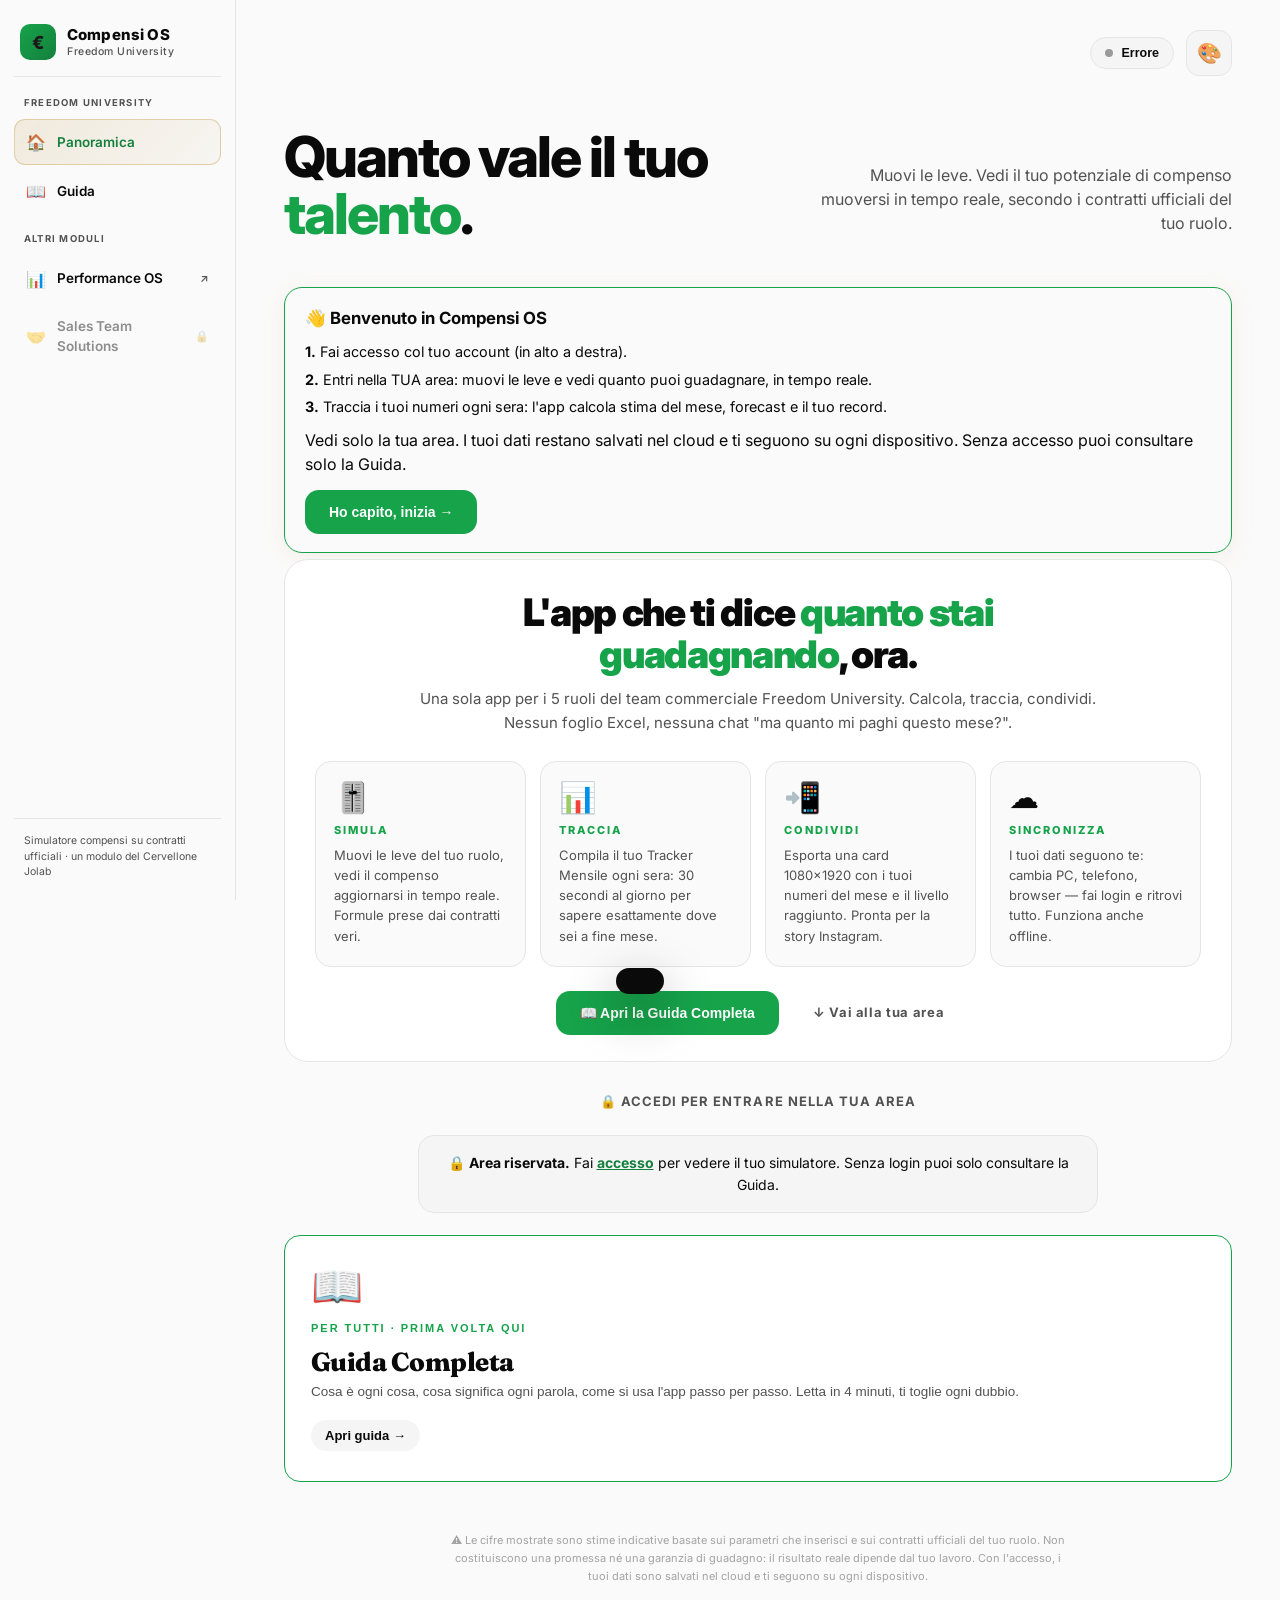
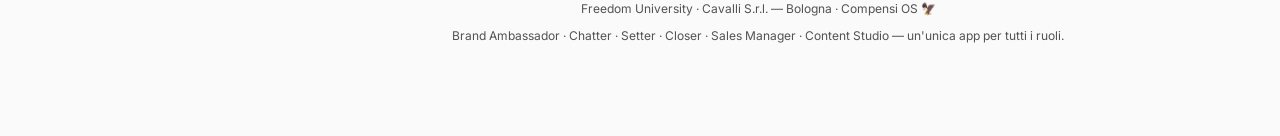
<file: index.html>
<!DOCTYPE html>
<html lang="it" data-theme="light">
<head>
<meta charset="UTF-8" />
<meta name="viewport" content="width=device-width, initial-scale=1.0, viewport-fit=cover" />
<title>Compensi OS · Freedom University — simulatore compensi 5 ruoli</title>
<meta name="description" content="Compensi OS — Freedom University: simulatore compensi per 5 ruoli (BA, Chatter, Setter, Closer, Sales Manager) + Content Studio + Tracker mensile. Basato sui contratti ufficiali.">
<meta name="theme-color" content="#c9a45c">
<meta name="apple-mobile-web-app-capable" content="yes">
<meta name="apple-mobile-web-app-status-bar-style" content="black-translucent">
<meta name="apple-mobile-web-app-title" content="Compensi OS">
<meta name="mobile-web-app-capable" content="yes">
<link rel="manifest" href="manifest.webmanifest">
<link rel="icon" type="image/svg+xml" href="icon.svg">
<link rel="apple-touch-icon" href="icon.svg">
<script>
// ROUTING GARANTITO (definito early per onclick inline)
window.goto=function(v){
  try{
    const navs=['home','ba','chatter','setter','closer','sm','content','guida','team'];
    navs.forEach(x=>{const el=document.getElementById('view-'+x);if(el)el.hidden=x!==v});
    if(v==='home'){history.replaceState(null,'','#')}else{location.hash=v}
    window.scrollTo({top:0,behavior:'smooth'});
  }catch(e){location.hash=v}
  return false;
};
// Service Worker — update sicuro, ANTI reload-loop
if('serviceWorker' in navigator){
  window.addEventListener('load',async()=>{
    try{
      // URL STABILE: niente ?v=Date.now() (creava un nuovo SW a ogni load → controllerchange → reload infinito)
      const reg=await navigator.serviceWorker.register('sw.js');
      reg.update();
      navigator.serviceWorker.addEventListener('controllerchange',()=>{
        // anti-loop hard: max 1 reload ogni 10s (sessionStorage sopravvive al reload, _reloaded no)
        const last=+(sessionStorage.getItem('_sw_reload')||0),now=Date.now();
        if(now-last<10000)return;
        sessionStorage.setItem('_sw_reload',now);
        location.reload();
      });
    }catch(e){}
  });
}
</script>
<meta property="og:title" content="Compensi OS — Freedom University · simulatore compensi 5 ruoli">
<meta property="og:description" content="Calcolatore compensi multi-ruolo Freedom University + Tracker mensile + Content Studio.">
<meta property="og:type" content="website">
<meta property="og:url" content="https://freedomuniversity.github.io/fu-profit-engine/">
<meta property="og:locale" content="it_IT">
<link rel="preconnect" href="https://fonts.googleapis.com" />
<link rel="preconnect" href="https://fonts.gstatic.com" crossorigin />
<link href="https://fonts.googleapis.com/css2?family=Fraunces:opsz,wght@9..144,400..900&family=Inter:wght@300..900&family=Space+Grotesk:wght@400;500;600;700&display=swap" rel="stylesheet" />
<link href="https://api.fontshare.com/v2/css?f[]=clash-display@400,500,600,700&display=swap" rel="stylesheet" />
<!-- ━━━━━━━━━━━━━━━━━━━━━━━━━━━━━━━━━━━━━━━━━━━━━━━━━━━━━━━━━━━━━ -->
<!-- SUPABASE CONFIG — inserisci qui URL e ANON KEY del tuo progetto -->
<!-- (Settings → API nel Supabase Dashboard)                          -->
<!-- Se vuoti, l'app funziona normalmente in modalità localStorage     -->
<!-- ━━━━━━━━━━━━━━━━━━━━━━━━━━━━━━━━━━━━━━━━━━━━━━━━━━━━━━━━━━━━━ -->
<script>
  window.SUPABASE_URL = 'https://cqktepwrpalwyvrdproh.supabase.co';
  window.SUPABASE_ANON_KEY = 'eyJhbGciOiJIUzI1NiIsInR5cCI6IkpXVCJ9.eyJpc3MiOiJzdXBhYmFzZSIsInJlZiI6ImNxa3RlcHdycGFsd3l2cmRwcm9oIiwicm9sZSI6ImFub24iLCJpYXQiOjE3ODAyMjQyNzcsImV4cCI6MjA5NTgwMDI3N30.6R0Skc9833fyEazmfj0Uyl3Gx5wrH-_PC1y_GeVF3Ok';
</script>
<style>
  :root{
    --gold:#c9a45c; --gold-light:#e6c98a; --gold-dark:#a8843e;
    --success:#22c55e; --warning:#f59e0b; --danger:#ef4444; --blue:#3b82f6;
  }
  html[data-theme="light"]{
    --bg:#f4f1ea; --bg2:#efe9dd;
    --text:#0f0e0c; --muted:#6f675a; --faint:#a39a89;
    --card-bg:linear-gradient(180deg,#ffffff,#fbf9f4);
    --card-border:rgba(15,14,12,.09); --card-shadow:0 24px 60px -36px rgba(60,46,18,.45);
    --elev:#faf7f0; --elev-border:rgba(15,14,12,.07);
    --ring:rgba(15,14,12,.08); --track:rgba(15,14,12,.10);
    --hook-bg:linear-gradient(145deg,#fbfaf5,#f1ece1); --hook-border:rgba(201,164,92,.35);
    --chip-bg:rgba(15,14,12,.04); --chip-border:rgba(15,14,12,.09);
    --logo-bg:linear-gradient(145deg,#ffffff,#f0ebdf);
    --ghost-bg:rgba(15,14,12,.04); --ghost-border:rgba(15,14,12,.12); --ghost-hover:rgba(15,14,12,.08);
    --part:201,164,92; --part-a:.55;
    --toast-bg:#0f0e0c; --toast-fg:#fafafa;
  }
  /* ===== STUDIO MINIMAL (stile aicoachitalia.it) — mono, no gradient, accent verde ===== */
  html[data-theme="studio"]{
    --gold:#16a34a; --gold-light:#4ade80; --gold-dark:#15803d;
    --bg:#fafafa; --bg2:#ffffff;
    --text:#0a0a0a; --muted:#525252; --faint:#a3a3a3;
    --card-bg:#ffffff;
    --card-border:#e5e5e5; --card-shadow:0 1px 3px rgba(0,0,0,.04);
    --elev:#fafafa; --elev-border:#e5e5e5;
    --ring:#e5e5e5; --track:#e5e5e5;
    --hook-bg:#ffffff; --hook-border:#e5e5e5;
    --chip-bg:#f5f5f5; --chip-border:#e5e5e5;
    --logo-bg:#ffffff;
    --ghost-bg:#f5f5f5; --ghost-border:#e5e5e5; --ghost-hover:#ebebeb;
    --part:22,163,74; --part-a:.4;
    --toast-bg:#0a0a0a; --toast-fg:#fafafa;
  }
  html[data-theme="studio"] body{font-family:'Inter',system-ui,sans-serif}
  html[data-theme="studio"] .display{font-family:'Inter',system-ui,sans-serif;letter-spacing:-.035em;font-weight:800}
  html[data-theme="studio"] .gold-text{background:none;color:#16a34a;-webkit-text-fill-color:#16a34a;animation:none}
  html[data-theme="studio"] canvas#stars{display:none}
  html[data-theme="studio"] .card{box-shadow:none;border-radius:14px}
  html[data-theme="studio"] .role-card{box-shadow:none;border-radius:16px;background:#ffffff}
  html[data-theme="studio"] .role-card.sub{background:#ffffff}
  html[data-theme="studio"] .role-card:hover{transform:translateY(-2px);border-color:#16a34a;box-shadow:0 4px 12px rgba(0,0,0,.06)}
  html[data-theme="studio"] .role-card .ricon{filter:none}
  html[data-theme="studio"] .role-card .rarrow{background:#f5f5f5;color:#0a0a0a}
  html[data-theme="studio"] .role-card:hover .rarrow{background:#16a34a;color:#ffffff}
  html[data-theme="studio"] .role-card .rsub{color:#16a34a}
  html[data-theme="studio"] .role-card.guide-card{background:#ffffff;border-color:#16a34a}
  html[data-theme="studio"] .intro-card{background:#ffffff;border:1px solid #e5e5e5;box-shadow:none}
  html[data-theme="studio"] .intro-box{box-shadow:none;background:#fafafa}
  html[data-theme="studio"] .intro-box:hover{transform:translateY(-2px);border-color:#16a34a}
  html[data-theme="studio"] .intro-box .ib-i{filter:none}
  html[data-theme="studio"] .intro-box .ib-t{color:#16a34a}
  html[data-theme="studio"] .intro-badge{color:#16a34a;border-color:#16a34a;background:rgba(22,163,74,.06)}
  html[data-theme="studio"] .hero .kicker{color:#16a34a;border-color:#16a34a}
  html[data-theme="studio"] .level-chip{background:#ffffff;border-color:#e5e5e5}
  html[data-theme="studio"] .level-chip .lvico{filter:none}
  html[data-theme="studio"] .logo{box-shadow:none;border-color:#e5e5e5}
  html[data-theme="studio"] .role-banner{background:#ffffff;border-color:#e5e5e5}
  html[data-theme="studio"] .btn-gold{background:#16a34a;color:#ffffff;border-color:#16a34a}
  html[data-theme="studio"] .btn-gold:hover{background:#15803d;border-color:#15803d}
  html[data-theme="studio"] .btn-ghost{background:#f5f5f5;border-color:#e5e5e5;color:#0a0a0a}
  html[data-theme="studio"] .btn-ghost:hover{background:#ebebeb}
  html[data-theme="studio"] .pill{background:#f5f5f5;color:#0a0a0a;border:1px solid #e5e5e5}
  html[data-theme="studio"] .pill.active{background:#16a34a;color:#ffffff;border-color:#16a34a}
  html[data-theme="studio"] .hero h2,html[data-theme="studio"] .gblock h3,html[data-theme="studio"] details.legenda summary .ltop,html[data-theme="studio"] .intro-title{font-family:'Inter',system-ui,sans-serif;letter-spacing:-.035em}
  html[data-theme="studio"] .gbox{background:#ffffff;border-color:#e5e5e5}
  html[data-theme="studio"] .gblock h3 .gnum{background:#16a34a;color:#ffffff;border-color:#16a34a}
  html[data-theme="studio"] .gblock .gbox .gsmall,html[data-theme="studio"] .gtable th{color:#16a34a;background:rgba(22,163,74,.06)}
  html[data-theme="studio"] .guida-toc a{color:#16a34a;background:rgba(22,163,74,.06);border-color:#16a34a}
  html[data-theme="studio"] .guida-toc a:hover{background:#16a34a;color:#ffffff}
  html[data-theme="studio"] .gstep .gn{background:#16a34a;color:#ffffff;box-shadow:none}
  html[data-theme="studio"] details.legenda{box-shadow:none}
  html[data-theme="studio"] details.legenda summary{background:#fafafa}
  html[data-theme="studio"] details.legenda summary .lsub{color:#16a34a}
  html[data-theme="studio"] details.legenda summary::after{color:#16a34a}
  html[data-theme="studio"] .lterm{background:#fafafa}
  html[data-theme="studio"] .lterm.l-pin{background:rgba(22,163,74,.05);border-color:#16a34a}
  html[data-theme="studio"] .lterm .lt-ex b{color:#16a34a}
  html[data-theme="studio"] .gbox .gex b{color:#16a34a}
  html[data-theme="studio"] .label{color:#525252}
  html[data-theme="studio"] .result-amount{color:#0a0a0a;text-shadow:none}
  html[data-theme="studio"] .donut-wrap svg circle{stroke:#e5e5e5}
  html[data-theme="studio"] input[type=range]{accent-color:#16a34a}
  html[data-theme="studio"] .vl{color:#16a34a;font-weight:800}

  html[data-theme="dark"]{
    --bg:#0a0a0a; --bg2:#0a0a0a;
    --text:#fafafa; --muted:#9a9a9a; --faint:#6b6b6b;
    --card-bg:linear-gradient(180deg,rgba(255,255,255,.035),rgba(255,255,255,.012));
    --card-border:rgba(255,255,255,.08); --card-shadow:0 30px 80px -40px rgba(0,0,0,.8);
    --elev:rgba(255,255,255,.03); --elev-border:rgba(255,255,255,.06);
    --ring:rgba(255,255,255,.06); --track:rgba(255,255,255,.10);
    --hook-bg:linear-gradient(145deg,#141414,#0a0a0a); --hook-border:rgba(201,164,92,.18);
    --chip-bg:rgba(255,255,255,.04); --chip-border:rgba(255,255,255,.08);
    --logo-bg:linear-gradient(145deg,#1f1f1f,#0a0a0a);
    --ghost-bg:rgba(255,255,255,.05); --ghost-border:rgba(255,255,255,.12); --ghost-hover:rgba(255,255,255,.1);
    --part:201,164,92; --part-a:.5;
    --toast-bg:#fafafa; --toast-fg:#0a0a0a;
  }

  *{box-sizing:border-box;margin:0;padding:0}
  html{scroll-behavior:smooth}
  body{font-family:'Inter',system-ui,sans-serif;background:var(--bg);color:var(--text);
    min-height:100vh;overflow-x:hidden;line-height:1.5;-webkit-font-smoothing:antialiased;
    -webkit-text-size-adjust:100%;text-size-adjust:100%;transition:background .4s,color .4s}
  canvas#stars{display:none}
  .wrap{position:relative;z-index:1;max-width:1580px;margin:0 auto;padding:0 28px 90px}
  @media(min-width:1280px){.wrap{padding:0 48px 90px}}
  .display{font-family:'Fraunces',serif;letter-spacing:-.02em;line-height:1.02;overflow-wrap:break-word}
  .label{font-size:11px;text-transform:uppercase;letter-spacing:.16em;font-weight:700;color:var(--faint)}
  .gold-text{background:linear-gradient(110deg,var(--gold-dark),var(--gold-light),var(--gold),var(--gold-light));
    background-size:200% auto;-webkit-background-clip:text;background-clip:text;color:transparent;animation:shimmer 4s linear infinite}
  @keyframes shimmer{to{background-position:200% center}}

  header{padding:30px 0 14px;display:flex;align-items:center;justify-content:flex-end;flex-wrap:wrap;gap:16px}
  .brand{display:flex;align-items:center;gap:13px}
  .logo{width:46px;height:46px;border-radius:13px;display:grid;place-items:center;background:var(--logo-bg);
    border:1px solid rgba(201,164,92,.35);box-shadow:0 8px 30px -10px rgba(201,164,92,.4)}
  .logo img{width:30px;height:30px;object-fit:contain}
  html[data-theme="dark"] .logo img{filter:invert(1) brightness(1.9)}
  .brand h1{font-size:15px;font-weight:800;letter-spacing:.01em}
  .brand p{font-size:11px;color:var(--muted);letter-spacing:.05em}

  .hgroup{display:flex;align-items:center;gap:12px}
  .theme-btn{width:46px;height:46px;border-radius:13px;display:grid;place-items:center;cursor:pointer;
    background:var(--chip-bg);border:1px solid var(--chip-border);font-size:20px;transition:transform .25s,background .25s}
  .theme-btn:hover{transform:rotate(-12deg) scale(1.05)}
  .theme-btn:active{transform:scale(.92)}

  .level-chip{display:flex;align-items:center;gap:11px;padding:9px 16px 9px 11px;border-radius:999px;
    background:var(--chip-bg);border:1px solid var(--chip-border);backdrop-filter:blur(8px)}
  .level-chip .lvico{font-size:22px;filter:drop-shadow(0 2px 6px rgba(201,164,92,.5))}
  .level-chip .lvtxt{line-height:1.2}
  .level-chip .lvname{font-size:13px;font-weight:800}
  .level-chip .lvsub{font-size:10px;color:var(--muted);letter-spacing:.08em;text-transform:uppercase}

  .hero{text-align:center;padding:34px 0 26px}
  .hero .kicker{display:inline-block;font-size:11px;font-weight:700;letter-spacing:.22em;text-transform:uppercase;
    color:var(--gold-dark);padding:7px 16px;border:1px solid rgba(201,164,92,.4);border-radius:999px;margin-bottom:18px}
  .hero h2{font-size:clamp(36px,6vw,66px);font-weight:900}
  .hero .sub{margin:16px auto 0;max-width:560px;color:var(--muted);font-size:16px}
  @media(min-width:1000px){
    .hero{display:flex;align-items:flex-end;justify-content:space-between;text-align:left;gap:54px;padding:38px 0 30px}
    .hero .hero-txt{flex:1}
    .hero h2{font-size:clamp(46px,4.4vw,66px);line-height:1.02}
    .hero .kicker{margin-bottom:16px}
    .hero .sub{margin:0 0 8px;max-width:430px;flex-shrink:0;text-align:right}
  }

  .grid{display:grid;grid-template-columns:1fr;gap:22px;margin-top:14px}
  @media(min-width:980px){.grid.two{grid-template-columns:0.95fr 1.05fr}}

  /* DASHBOARD ORIZZONTALE */
  .dash{display:grid;grid-template-columns:1fr;gap:22px;margin-top:14px;align-items:start}
  .dash-side{display:grid;grid-template-columns:1fr;gap:22px}
  @media(min-width:760px){
    .dash{grid-template-columns:1fr 1fr}
    .dash-side{grid-column:1/-1;grid-template-columns:1fr 1fr}
  }
  @media(min-width:1180px){
    .dash{grid-template-columns:minmax(0,.82fr) minmax(0,1.08fr) minmax(0,1fr)}
    .dash-side{grid-column:auto;grid-template-columns:1fr}
  }

  .card{background:var(--card-bg);border:1px solid var(--card-border);border-radius:26px;padding:30px;
    box-shadow:var(--card-shadow);transition:background .4s,border-color .4s}
  .card h3{font-size:13px;font-weight:800;letter-spacing:.04em;margin-bottom:4px}
  .card .hint{font-size:12px;color:var(--muted);margin-bottom:22px}

  .slider-row{margin-bottom:24px}
  .slider-row .top{display:flex;justify-content:space-between;align-items:baseline;margin-bottom:11px}
  .slider-row .nm{font-size:13px;font-weight:600;color:var(--text);opacity:.85}
  .slider-row .vl{font-family:'Clash Display','Space Grotesk',sans-serif;font-size:23px;font-weight:600;color:var(--gold-dark);font-variant-numeric:tabular-nums;letter-spacing:-.01em}
  input[type=range]{-webkit-appearance:none;appearance:none;width:100%;height:6px;border-radius:99px;
    background:linear-gradient(90deg,var(--gold) var(--p,40%),var(--track) var(--p,40%));outline:none;cursor:pointer}
  input[type=range]::-webkit-slider-thumb{-webkit-appearance:none;width:24px;height:24px;border-radius:50%;background:#fff;
    border:3px solid var(--gold-dark);box-shadow:0 4px 14px rgba(0,0,0,.35);cursor:grab;transition:transform .15s}
  input[type=range]::-webkit-slider-thumb:active{transform:scale(1.18);cursor:grabbing}
  input[type=range]::-moz-range-thumb{width:22px;height:22px;border-radius:50%;background:#fff;
    border:3px solid var(--gold-dark);box-shadow:0 4px 14px rgba(0,0,0,.35)}

  .result-amount{font-family:'Clash Display','Space Grotesk',sans-serif;font-weight:600;font-size:clamp(62px,8vw,108px);line-height:.92;
    letter-spacing:-.03em;font-variant-numeric:tabular-nums;color:var(--text)}
  .result-amount .eur{font-size:.44em;vertical-align:.24em;font-weight:500;color:var(--gold-dark);margin-right:3px}
  html[data-theme="dark"] .result-amount{text-shadow:0 0 44px rgba(201,164,92,.28)}
  .permo{font-size:12px;letter-spacing:.16em;text-transform:uppercase;color:var(--muted);margin-top:6px}
  .realism{display:inline-flex;align-items:center;gap:7px;margin-top:14px;padding:7px 14px;border-radius:999px;
    font-size:12px;font-weight:700;border:1px solid transparent;transition:all .3s}
  .realism .rdot{width:8px;height:8px;border-radius:50%}
  .realism.ok{background:rgba(34,197,94,.12);color:#16a34a;border-color:rgba(34,197,94,.3)}
  .realism.ok .rdot{background:#22c55e}
  .realism.amb{background:rgba(245,158,11,.12);color:#d97706;border-color:rgba(245,158,11,.3)}
  .realism.amb .rdot{background:#f59e0b}
  .realism.dream{background:rgba(239,68,68,.12);color:#dc2626;border-color:rgba(239,68,68,.3)}
  .realism.dream .rdot{background:#ef4444}

  .donut-wrap{display:flex;align-items:center;gap:26px;margin-top:30px;flex-wrap:wrap}
  .legend{display:flex;flex-direction:column;gap:11px;flex:1;min-width:180px}
  .legend .li{display:flex;align-items:center;gap:10px;font-size:13px}
  .legend .dot{width:11px;height:11px;border-radius:3px;flex-shrink:0}
  .legend .lv{margin-left:auto;font-family:'Clash Display','Space Grotesk',sans-serif;font-weight:600;font-variant-numeric:tabular-nums}

  .stats{display:grid;grid-template-columns:repeat(2,1fr);gap:12px;margin-top:26px}
  @media(min-width:560px){.stats{grid-template-columns:repeat(4,1fr)}}
  .stat{background:var(--elev);border:1px solid var(--elev-border);border-radius:16px;padding:15px}
  .stat .v{font-family:'Clash Display','Space Grotesk',sans-serif;font-size:27px;font-weight:600;font-variant-numeric:tabular-nums;letter-spacing:-.01em}
  .stat .k{font-size:10px;text-transform:uppercase;letter-spacing:.1em;color:var(--muted);margin-top:3px}

  .xpbar{margin-top:30px}
  .xpbar .track{height:10px;border-radius:99px;background:var(--track);overflow:hidden}
  .xpbar .fill{height:100%;border-radius:99px;background:linear-gradient(90deg,var(--gold-dark),var(--gold-light));
    box-shadow:0 0 18px rgba(201,164,92,.6);transition:width .8s cubic-bezier(.2,.8,.2,1)}
  .xpbar .meta{display:flex;justify-content:space-between;font-size:11px;color:var(--muted);margin-top:9px;letter-spacing:.05em}

  .pillrow{display:flex;flex-wrap:wrap;gap:8px;margin-bottom:18px}
  .pill{padding:8px 15px;border-radius:999px;font-size:12px;font-weight:600;cursor:pointer;
    background:var(--chip-bg);border:1px solid var(--chip-border);color:var(--text);transition:all .18s}
  .pill:hover{border-color:rgba(201,164,92,.5)}
  .pill.on{background:var(--gold);color:#0a0a0a;border-color:var(--gold)}
  .hook-out{min-height:96px;border-radius:18px;padding:24px;font-family:'Fraunces',serif;font-size:23px;
    font-weight:500;line-height:1.32;background:var(--hook-bg);border:1px solid var(--hook-border);
    display:flex;align-items:center;transition:opacity .25s,background .4s;word-break:break-word}
  .btnrow{display:flex;gap:12px;margin-top:18px;flex-wrap:wrap}
  .btn{font-size:14px;font-weight:700;padding:14px 24px;border-radius:14px;border:none;cursor:pointer;
    display:inline-flex;align-items:center;gap:8px;transition:transform .12s,filter .18s}
  .btn:active{transform:scale(.96)}
  .btn-gold{background:linear-gradient(135deg,var(--gold-light),var(--gold-dark));color:#0a0a0a}
  .btn-gold:hover{filter:brightness(1.08)}
  .btn-ghost{background:var(--ghost-bg);color:var(--text);border:1px solid var(--ghost-border)}
  .btn-ghost:hover{background:var(--ghost-hover)}
  .btn-block{width:100%;justify-content:center;margin-top:26px;padding:16px}

  .tiers{display:grid;grid-template-columns:repeat(auto-fit,minmax(140px,1fr));gap:14px;margin-top:14px}
  .tier{background:var(--elev);border:1px solid var(--elev-border);border-radius:18px;padding:20px}
  .tier h4{font-size:12px;text-transform:uppercase;letter-spacing:.1em;color:var(--gold-dark);margin-bottom:14px}
  .tier .tline{display:flex;justify-content:space-between;font-size:13px;padding:7px 0;border-bottom:1px solid var(--elev-border)}
  .tier .tline:last-child{border:none}
  .tier .tline.hit{color:var(--gold-dark);font-weight:700}
  .tier .tline .b{color:var(--muted)}
  .tier .tline.hit .b{color:var(--gold-dark)}

  footer{text-align:center;margin-top:50px;color:var(--muted);font-size:12px;line-height:1.7}
  footer .dis{max-width:620px;margin:0 auto 14px;font-size:11px;color:var(--faint);line-height:1.6}

  #toast{position:fixed;bottom:26px;left:50%;transform:translateX(-50%) translateY(120px);
    background:var(--toast-bg);color:var(--toast-fg);padding:13px 24px;border-radius:14px;font-weight:700;font-size:14px;
    box-shadow:0 18px 50px rgba(0,0,0,.4);z-index:50;transition:transform .35s cubic-bezier(.2,.9,.2,1);display:flex;gap:9px;align-items:center}
  #toast.show{transform:translateX(-50%) translateY(0)}

  .fade-up{animation:fadeUp .7s both}
  @keyframes fadeUp{from{opacity:0;transform:translateY(22px)}to{opacity:1;transform:none}}
  .d1{animation-delay:.08s}.d2{animation-delay:.16s}.d3{animation-delay:.24s}

  /* ===== MOBILE ===== */
  @media(max-width:640px){
    .wrap{padding:0 15px 72px}
    header{padding:20px 0 6px;gap:12px}
    .brand h1{font-size:13.5px}
    .brand p{font-size:10px}
    .logo,.theme-btn{width:42px;height:42px}
    .level-chip{padding:7px 13px 7px 9px}
    .level-chip .lvico{font-size:19px}
    .hero{padding:26px 0 16px}
    .hero .kicker{margin-bottom:18px;font-size:10px;letter-spacing:.14em}
    .hero .sub{font-size:14.5px;margin-top:14px}
    .card{padding:22px 20px;border-radius:22px}
    .grid{gap:16px}
    .grid.two,.card[style]{margin-top:16px}
    .slider-row{margin-bottom:20px}
    .donut-wrap{gap:18px;justify-content:center}
    .stats{gap:10px;margin-top:22px}
    .stat{padding:13px}
    .stat .v{font-size:22px}
    .hook-out{font-size:19px;padding:20px;min-height:84px}
    .btn{padding:13px 18px;font-size:13.5px}
    .btnrow{gap:10px}
    .btnrow .btn{flex:1 1 auto;justify-content:center}
    .btn-block{margin-top:22px}
    footer{margin-top:36px}
  }
  @media(max-width:380px){
    .hero h2{font-size:34px}
    .result-amount{font-size:clamp(48px,15vw,60px)}
    .level-chip .lvsub{display:none}
  }

  /* ===== SECTION NAV + CONTENT STUDIO ===== */
  .secnav{display:flex;justify-content:center;gap:10px;margin:8px 0 6px;flex-wrap:wrap}
  .secnav .snav{padding:11px 22px;border-radius:999px;font-size:13.5px;font-weight:700;cursor:pointer;background:var(--chip-bg);
    border:1px solid var(--chip-border);color:var(--text);transition:all .2s;display:inline-flex;gap:8px;align-items:center}
  .secnav .snav:hover{border-color:rgba(201,164,92,.5)}
  .secnav .snav.on{background:var(--text);color:var(--bg);border-color:var(--text)}
  .dash2{display:grid;grid-template-columns:1fr;gap:22px;margin-top:14px;align-items:start}
  @media(min-width:1000px){.dash2{grid-template-columns:0.8fr 1.2fr}}
  .pills{display:flex;flex-wrap:wrap;gap:8px}
  .fld{margin-bottom:20px}.fld .label{display:block;margin-bottom:10px}
  .script-meta{display:flex;align-items:center;gap:8px;flex-wrap:wrap;margin-bottom:18px}
  .tag{font-size:11px;font-weight:700;padding:5px 11px;border-radius:999px;background:var(--chip-bg);border:1px solid var(--chip-border);text-transform:uppercase;letter-spacing:.06em}
  .tag.gold{background:rgba(201,164,92,.15);color:var(--gold-dark);border-color:rgba(201,164,92,.35)}
  .block{position:relative;background:var(--elev);border:1px solid var(--elev-border);border-radius:16px;padding:18px 18px 18px 20px;margin-bottom:12px;transition:opacity .25s}
  .block::before{content:'';position:absolute;left:0;top:14px;bottom:14px;width:4px;border-radius:4px;background:var(--gold)}
  .block .bk{font-size:10px;font-weight:800;text-transform:uppercase;letter-spacing:.12em;color:var(--gold-dark);margin-bottom:6px}
  .block .bt{font-family:'Fraunces',serif;font-size:18px;line-height:1.4}
  .block .copy1{position:absolute;top:12px;right:12px;font-size:11px;font-weight:700;cursor:pointer;color:var(--muted);background:none;border:none}
  .block .copy1:hover{color:var(--gold-dark)}
  .durtip{font-size:12px;color:var(--muted);margin-top:14px;padding:12px 16px;background:var(--elev);border-radius:12px;border:1px dashed var(--elev-border)}
  .cal-head{display:flex;align-items:center;justify-content:space-between;flex-wrap:wrap;gap:14px;margin-bottom:18px}
  .cal-stats{display:flex;gap:20px;flex-wrap:wrap}
  .cal-stat .v{font-family:'Clash Display','Space Grotesk',sans-serif;font-size:22px;font-weight:600;font-variant-numeric:tabular-nums}
  .cal-stat .k{font-size:10px;text-transform:uppercase;letter-spacing:.08em;color:var(--muted)}
  .cal-grid{display:grid;grid-template-columns:repeat(auto-fill,minmax(74px,1fr));gap:8px}
  .cal-cell{aspect-ratio:1;border-radius:13px;border:1px solid var(--elev-border);background:var(--elev);cursor:pointer;display:flex;flex-direction:column;align-items:center;justify-content:center;gap:3px;transition:all .15s;padding:4px}
  .cal-cell:hover{border-color:var(--gold);transform:translateY(-2px)}
  .cal-cell .d{font-family:'Clash Display','Space Grotesk',sans-serif;font-size:15px;font-weight:600}
  .cal-cell .ic{font-size:15px}
  .cal-cell.pub{background:rgba(34,197,94,.14);border-color:rgba(34,197,94,.4)}
  .cal-cell.sel{outline:2px solid var(--gold);outline-offset:1px}
  .cal-detail{margin-top:18px;padding:20px;border-radius:16px;background:var(--elev);border:1px solid var(--elev-border)}
  .cal-detail .dd{font-size:11px;text-transform:uppercase;letter-spacing:.1em;color:var(--gold-dark);font-weight:800;margin-bottom:8px}
  .cal-detail .di{font-family:'Fraunces',serif;font-size:19px;line-height:1.4}
  .lib-item{background:var(--elev);border:1px solid var(--elev-border);border-radius:14px;padding:15px 16px;margin-bottom:10px}
  .lib-item .lh{display:flex;align-items:center;gap:8px;margin-bottom:7px}
  .lib-item .lb{font-size:13.5px;line-height:1.45;color:var(--muted)}
  .lib-actions{display:flex;gap:14px;margin-top:9px}
  .lib-actions button{background:none;border:none;font-size:11.5px;font-weight:700;cursor:pointer;color:var(--muted)}
  .lib-actions button:hover{color:var(--gold-dark)}
  .empty{font-size:13px;color:var(--faint);text-align:center;padding:30px 0}
  .guide{display:grid;grid-template-columns:1fr;gap:14px}
  @media(min-width:560px){.guide{grid-template-columns:repeat(2,1fr)}}
  @media(min-width:1100px){.guide{grid-template-columns:repeat(4,1fr)}}
  .gcard{background:var(--elev);border:1px solid var(--elev-border);border-radius:16px;padding:18px}
  .gcard .gi{font-size:22px;margin-bottom:8px}.gcard .gt{font-size:13px;font-weight:800;margin-bottom:5px}
  .gcard .gd{font-size:12px;color:var(--muted);line-height:1.5}
  .card.mt{margin-top:22px}

  /* ===== INTRO CARD PERMANENTE (LANDING) ===== */
  .intro-card{margin-bottom:30px;padding:32px 30px 26px;border-radius:24px;
    background:linear-gradient(135deg,rgba(201,164,92,.13),rgba(201,164,92,.025));
    border:1px solid rgba(201,164,92,.32);box-shadow:0 24px 70px -40px rgba(201,164,92,.45)}
  .intro-head{text-align:center;max-width:680px;margin:0 auto 26px}
  .intro-badge{display:inline-block;font-size:11px;font-weight:700;letter-spacing:.22em;text-transform:uppercase;
    color:var(--gold-dark);padding:6px 14px;border:1px solid rgba(201,164,92,.4);border-radius:999px;margin-bottom:14px}
  .intro-title{font-family:'Fraunces',serif;font-size:clamp(26px,3.4vw,38px);font-weight:900;letter-spacing:-.02em;line-height:1.1;margin-bottom:12px}
  .intro-sub{font-size:15px;color:var(--muted);line-height:1.6}
  .intro-grid{display:grid;grid-template-columns:1fr;gap:14px;margin-bottom:24px}
  @media(min-width:640px){.intro-grid{grid-template-columns:repeat(2,1fr)}}
  @media(min-width:1000px){.intro-grid{grid-template-columns:repeat(4,1fr)}}
  .intro-box{background:var(--card-bg);border:1px solid var(--card-border);border-radius:16px;padding:20px 18px;
    text-align:left;transition:transform .25s,border-color .25s}
  .intro-box:hover{transform:translateY(-3px);border-color:rgba(201,164,92,.45)}
  .intro-box .ib-i{font-size:30px;line-height:1;margin-bottom:10px;filter:drop-shadow(0 3px 8px rgba(201,164,92,.3))}
  .intro-box .ib-t{font-size:11px;font-weight:800;letter-spacing:.18em;color:var(--gold-dark);margin-bottom:6px}
  .intro-box .ib-d{font-size:13px;color:var(--muted);line-height:1.55}
  .intro-cta{display:flex;align-items:center;justify-content:center;gap:18px;flex-wrap:wrap}
  .intro-skip{font-size:13px;font-weight:700;color:var(--muted);text-decoration:none;letter-spacing:.05em;
    padding:8px 16px;border-radius:999px;transition:all .2s}
  .intro-skip:hover{color:var(--gold-dark);background:rgba(201,164,92,.08)}

  /* ===== LEGGENDA INLINE PER RUOLO ===== */
  details.legenda{margin-top:22px;background:var(--card-bg);border:1px solid var(--card-border);
    border-radius:18px;padding:0;box-shadow:var(--card-shadow);overflow:hidden}
  details.legenda summary{list-style:none;cursor:pointer;padding:18px 22px;
    display:flex;align-items:center;gap:14px;font-weight:800;letter-spacing:.01em;
    background:linear-gradient(135deg,rgba(201,164,92,.08),rgba(201,164,92,.02));
    transition:background .2s}
  details.legenda summary::-webkit-details-marker{display:none}
  details.legenda summary::after{content:'▾';margin-left:auto;color:var(--gold-dark);font-size:18px;transition:transform .25s}
  details.legenda[open] summary::after{transform:rotate(180deg)}
  details.legenda summary:hover{background:linear-gradient(135deg,rgba(201,164,92,.14),rgba(201,164,92,.04))}
  details.legenda summary .lico{font-size:24px;line-height:1}
  details.legenda summary .ltxt{display:flex;flex-direction:column;line-height:1.2}
  details.legenda summary .ltop{font-family:'Fraunces',serif;font-size:19px;font-weight:800}
  details.legenda summary .lsub{font-size:11px;font-weight:700;letter-spacing:.14em;text-transform:uppercase;color:var(--gold-dark);margin-top:3px}
  .legenda-body{padding:8px 22px 22px;display:grid;grid-template-columns:1fr;gap:12px}
  @media(min-width:720px){.legenda-body{grid-template-columns:repeat(2,1fr)}}
  @media(min-width:1100px){.legenda-body{grid-template-columns:repeat(3,1fr)}}
  .lterm{background:var(--elev);border:1px solid var(--elev-border);border-radius:12px;padding:14px 16px}
  .lterm .lt-key{font-family:'Fraunces',serif;font-size:15.5px;font-weight:800;margin-bottom:4px;letter-spacing:-.005em}
  .lterm .lt-def{font-size:13px;color:var(--muted);line-height:1.55}
  .lterm .lt-ex{display:block;margin-top:8px;padding-top:8px;border-top:1px dashed var(--elev-border);
    font-size:12px;color:var(--text);line-height:1.55}
  .lterm .lt-ex b{color:var(--gold-dark)}
  .lterm.l-pin{background:linear-gradient(135deg,rgba(201,164,92,.10),rgba(201,164,92,.02));
    border-color:rgba(201,164,92,.32)}

  /* ===== GUIDA COMPLETA ===== */
  .role-card.guide-card{background:linear-gradient(180deg,rgba(201,164,92,.14),rgba(201,164,92,.03));border-color:rgba(201,164,92,.32)}
  .role-card.guide-card:hover{border-color:var(--gold)}
  .guida-wrap{max-width:920px;margin:0 auto}
  .guida-toc{display:flex;flex-wrap:wrap;gap:8px;margin-bottom:24px;padding:16px;border-radius:16px;
    background:var(--elev);border:1px solid var(--elev-border)}
  .guida-toc a{font-size:12.5px;font-weight:700;color:var(--gold-dark);text-decoration:none;padding:7px 13px;
    border-radius:999px;background:rgba(201,164,92,.10);transition:all .2s;border:1px solid rgba(201,164,92,.2)}
  .guida-toc a:hover{background:var(--gold);color:#0a0a0a}
  .gblock{margin-bottom:30px;scroll-margin-top:20px}
  .gblock h3{font-family:'Fraunces',serif;font-size:28px;font-weight:800;letter-spacing:-.015em;
    margin-bottom:6px;display:flex;align-items:center;gap:12px}
  .gblock h3 .gnum{font-size:18px;color:var(--gold-dark);font-family:'Inter',sans-serif;font-weight:800;
    background:rgba(201,164,92,.12);border:1px solid rgba(201,164,92,.3);
    width:36px;height:36px;border-radius:50%;display:grid;place-items:center;flex-shrink:0}
  .gblock .glead{font-size:14px;color:var(--muted);margin-bottom:16px;line-height:1.6}
  .gblock p{font-size:14.5px;color:var(--text);line-height:1.75;margin-bottom:10px}
  .gblock ul,.gblock ol{margin:8px 0 14px 22px}
  .gblock li{font-size:14px;line-height:1.75;color:var(--text);margin-bottom:6px}
  .gblock li b{color:var(--text)}
  .gblock .glabel{display:inline-block;font-size:11px;font-weight:700;letter-spacing:.16em;text-transform:uppercase;
    color:var(--gold-dark);background:rgba(201,164,92,.12);padding:5px 11px;border-radius:999px;margin:0 4px 4px 0}
  .grow{display:grid;grid-template-columns:1fr;gap:14px;margin:14px 0}
  @media(min-width:720px){.grow{grid-template-columns:repeat(2,1fr)}}
  .gbox{background:var(--elev);border:1px solid var(--elev-border);border-radius:14px;padding:18px}
  .gbox .ge{font-size:26px;line-height:1;margin-bottom:10px}
  .gbox .gh{font-family:'Fraunces',serif;font-size:18px;font-weight:800;margin-bottom:6px;letter-spacing:-.01em}
  .gbox .gsmall{font-size:11px;font-weight:700;letter-spacing:.14em;text-transform:uppercase;color:var(--gold-dark);margin-bottom:4px}
  .gbox .gtext{font-size:13.5px;line-height:1.65;color:var(--muted)}
  .gbox .gex{display:block;margin-top:10px;padding-top:10px;border-top:1px dashed var(--elev-border);
    font-size:12.5px;color:var(--text);line-height:1.55}
  .gbox .gex b{color:var(--gold-dark)}
  .gtable{width:100%;border-collapse:separate;border-spacing:0;font-size:13.5px;background:var(--elev);
    border:1px solid var(--elev-border);border-radius:14px;overflow:hidden;margin:12px 0}
  .gtable th,.gtable td{padding:11px 14px;text-align:left;border-bottom:1px solid var(--elev-border)}
  .gtable th{background:rgba(201,164,92,.10);font-weight:800;font-size:12px;letter-spacing:.06em;
    text-transform:uppercase;color:var(--gold-dark)}
  .gtable tr:last-child td{border-bottom:none}
  .gtable .yes{color:var(--success);font-weight:800}
  .gtable .no{color:var(--danger);font-weight:800}
  .gfaq{margin-bottom:12px;padding:16px 18px;background:var(--elev);border:1px solid var(--elev-border);border-radius:14px}
  .gfaq .gq{font-family:'Fraunces',serif;font-size:16.5px;font-weight:700;margin-bottom:8px;color:var(--text)}
  .gfaq .ga{font-size:13.5px;color:var(--muted);line-height:1.7}
  .gfaq .ga b{color:var(--text)}
  .gstep{display:flex;gap:14px;margin-bottom:14px}
  .gstep .gn{flex-shrink:0;width:42px;height:42px;border-radius:50%;background:linear-gradient(135deg,var(--gold),var(--gold-dark));
    color:#0a0a0a;font-weight:900;font-size:18px;display:grid;place-items:center;
    font-family:'Fraunces',serif;box-shadow:0 8px 20px -10px rgba(201,164,92,.6)}
  .gstep .gc{flex:1;padding-top:4px}
  .gstep .gc h4{font-size:15.5px;font-weight:800;margin-bottom:4px}
  .gstep .gc p{font-size:13.5px;color:var(--muted);line-height:1.65;margin-bottom:0}

  /* ===== LANDING ROLE PICKER ===== */
  .role-hint{text-align:center;font-size:13px;color:var(--muted);letter-spacing:.08em;text-transform:uppercase;font-weight:700;margin:6px 0 24px}
  .access-banner{max-width:680px;margin:0 auto 22px;padding:16px 20px;border-radius:16px;background:var(--chip-bg);border:1px solid var(--card-border);font-size:14px;line-height:1.55;color:var(--text);text-align:center}
  .access-banner b{color:var(--text)}
  .access-banner a{color:var(--gold-dark);font-weight:700;text-decoration:underline}
  .role-assign-row{display:flex;align-items:center;gap:12px;padding:10px 12px;border-bottom:1px solid var(--card-border);flex-wrap:wrap}
  .role-assign-row .ran{flex:1;min-width:160px;font-weight:600;font-size:13.5px}
  .role-assign-row .rae{font-size:12px;color:var(--muted)}
  .role-assign-row select{padding:7px 10px;border-radius:10px;border:1px solid var(--card-border);background:var(--card-bg);color:var(--text);font-size:13px}
  .lvprog{margin:0 0 18px;padding:13px 17px;border-radius:14px;background:var(--chip-bg);border:1px solid var(--card-border)}
  .lvprog-bar{height:8px;border-radius:99px;background:var(--card-border);overflow:hidden;margin-bottom:9px}
  .lvprog-bar span{display:block;height:100%;border-radius:99px;background:linear-gradient(90deg,var(--gold-dark),var(--gold));transition:width .5s ease;width:0}
  .lvprog-txt{font-size:13.5px;font-weight:600;color:var(--text)}
  .lvprog-txt b{color:var(--gold-dark)}
  html[data-theme="studio"] .lvprog-bar span{background:#16a34a}
  html[data-theme="studio"] .lvprog-txt b{color:#16a34a}
  .role-grid{display:grid;grid-template-columns:repeat(auto-fit,minmax(260px,1fr));gap:18px;margin-top:8px}
  .role-card{display:flex;flex-direction:column;text-align:left;background:var(--card-bg);border:1px solid var(--card-border);
    border-radius:24px;padding:30px 26px;cursor:pointer;color:var(--text);transition:all .25s;
    box-shadow:0 16px 50px -30px rgba(60,46,18,.35);position:relative;overflow:hidden;min-height:200px}
  .role-card:hover{transform:translateY(-4px);border-color:var(--gold);box-shadow:0 30px 60px -28px rgba(201,164,92,.5)}
  .role-card:active{transform:translateY(-2px)}
  .role-card .ricon{font-size:42px;line-height:1;margin-bottom:14px;filter:drop-shadow(0 4px 12px rgba(201,164,92,.4))}
  .role-card .rname{font-family:'Fraunces',serif;font-size:26px;font-weight:800;letter-spacing:-.02em;line-height:1.1;margin-bottom:6px}
  .role-card .rsub{font-size:11px;font-weight:700;letter-spacing:.18em;text-transform:uppercase;color:var(--gold-dark);margin-bottom:14px}
  .role-card .rdesc{font-size:13.5px;color:var(--muted);line-height:1.5;flex:1}
  .role-card .rarrow{margin-top:18px;font-size:13px;font-weight:700;color:var(--gold-dark);align-self:flex-start;
    padding:8px 14px;background:rgba(201,164,92,.12);border-radius:999px;transition:all .2s}
  .role-card:hover .rarrow{background:var(--gold);color:#0a0a0a}
  .role-card.sub{background:linear-gradient(180deg,rgba(201,164,92,.06),rgba(201,164,92,.02))}
  .role-card.sub:hover{border-color:var(--gold-light)}

  .back-home{background:none;border:none;color:var(--muted);font-size:13px;font-weight:600;cursor:pointer;
    padding:8px 0;margin-bottom:14px;display:inline-flex;align-items:center;gap:6px;transition:color .2s}
  .back-home:hover{color:var(--gold-dark)}

  .role-banner{display:flex;align-items:center;gap:16px;margin-bottom:18px;padding:18px 22px;border-radius:18px;
    background:linear-gradient(135deg,rgba(201,164,92,.12),rgba(201,164,92,.04));border:1px solid rgba(201,164,92,.25)}
  .role-banner .bi{font-size:28px;line-height:1}
  .role-banner .bn{font-family:'Fraunces',serif;font-size:22px;font-weight:800;letter-spacing:-.01em}
  .role-banner .bd{font-size:12px;color:var(--muted);margin-top:2px}

  .note-source{font-size:11px;color:var(--faint);margin-top:14px;padding:11px 14px;background:var(--elev);
    border-radius:10px;border-left:3px solid var(--gold);line-height:1.5}

  /* ===== TRACKER MENSILE ===== */
  .tk-bar{height:8px;border-radius:99px;background:var(--track);overflow:hidden;margin-top:6px}
  .tk-bar .fill{height:100%;border-radius:99px;background:linear-gradient(90deg,var(--gold-dark),var(--gold-light));transition:width .5s cubic-bezier(.2,.8,.2,1)}
  .tk-bar .fill.good{background:linear-gradient(90deg,#16a34a,#22c55e)}
  .tk-bar .fill.warn{background:linear-gradient(90deg,#d97706,#f59e0b)}
  .tk-stat{background:var(--elev);border:1px solid var(--elev-border);border-radius:16px;padding:14px 15px;display:flex;flex-direction:column;gap:3px}
  .tk-stat .tkv{font-family:'Clash Display','Space Grotesk',sans-serif;font-size:21px;font-weight:600;font-variant-numeric:tabular-nums;line-height:1.05}
  .tk-stat .tkk{font-size:10px;text-transform:uppercase;letter-spacing:.1em;color:var(--muted);font-weight:700}
  .tk-stat .tkt{font-size:11px;color:var(--faint);margin-top:2px}
  .tk-grid{display:grid;grid-template-columns:repeat(2,1fr);gap:10px;margin-bottom:18px}
  @media(min-width:560px){.tk-grid{grid-template-columns:repeat(4,1fr)}}
  .cal-cell.tk{position:relative}
  .cal-cell.tk .tkdot{position:absolute;top:5px;right:6px;width:7px;height:7px;border-radius:50%;background:var(--gold)}
  /* ===== Dashboard mensile personale "Il tuo mese" ===== */
  .md-card{background:linear-gradient(135deg,var(--elev),var(--bg));border:1px solid var(--gold);border-radius:18px;padding:18px 18px 16px;margin-bottom:22px;box-shadow:0 4px 22px rgba(201,164,92,.10)}
  .md-locked{border-style:dashed;border-color:var(--elev-border);color:var(--muted);font-size:.92rem;text-align:center;background:var(--elev)}
  .md-head{display:flex;align-items:center;justify-content:space-between;flex-wrap:wrap;gap:8px;margin-bottom:14px}
  .md-head h3{margin:0;font-size:1.05rem}
  .md-live{font-size:.72rem;color:var(--muted);text-transform:uppercase;letter-spacing:.5px}
  .md-tiles{display:grid;grid-template-columns:repeat(2,1fr);gap:10px;margin-bottom:14px}
  @media(min-width:560px){.md-tiles{grid-template-columns:repeat(4,1fr)}}
  .md-tile{background:var(--elev);border:1px solid var(--elev-border);border-radius:14px;padding:12px 13px;text-align:center}
  .md-tile .md-v{font-size:1.28rem;font-weight:800;color:var(--gold);line-height:1.1}
  .md-tile .md-k{font-size:.74rem;color:var(--muted);margin-top:4px}
  .md-hist{display:flex;flex-direction:column;gap:6px}
  .md-hrow{display:flex;align-items:center;gap:10px;font-size:.82rem}
  .md-hm{width:52px;flex:0 0 52px;color:var(--muted)}
  .md-hbar{flex:1;height:9px;background:var(--elev);border-radius:6px;overflow:hidden}
  .md-hfill{display:block;height:100%;background:var(--gold);border-radius:6px;transition:width .5s}
  .md-hfill.best{background:linear-gradient(90deg,var(--gold),#22c55e)}
  .md-hv{width:84px;flex:0 0 84px;text-align:right;font-weight:700}
  .cal-cell.tk .ic{font-size:11px;color:var(--muted);font-weight:700}
  .tk-form{display:grid;grid-template-columns:1fr;gap:10px;margin:14px 0}
  @media(min-width:560px){.tk-form{grid-template-columns:repeat(2,1fr)}}
  .tk-input{display:flex;flex-direction:column;gap:5px}
  .tk-input label{font-size:11px;text-transform:uppercase;letter-spacing:.1em;font-weight:700;color:var(--faint)}
  .tk-input input{font-family:'Clash Display','Space Grotesk',sans-serif;font-size:18px;font-weight:600;padding:10px 14px;
    border-radius:12px;border:1px solid var(--elev-border);background:var(--elev);color:var(--text);outline:none;
    font-variant-numeric:tabular-nums;transition:border-color .2s}
  .tk-input input:focus{border-color:var(--gold)}

  /* ===== TEAM DASHBOARD ===== */
  .team-tbl{width:100%;border-collapse:collapse;font-size:13.5px;margin-top:8px}
  .team-tbl thead th{font-size:11px;text-transform:uppercase;letter-spacing:.1em;color:var(--muted);font-weight:700;
    text-align:left;padding:10px 14px;border-bottom:1px solid var(--card-border);position:sticky;top:0;background:var(--card-bg)}
  .team-tbl tbody tr{border-bottom:1px solid var(--elev-border);transition:background .15s}
  .team-tbl tbody tr:hover{background:var(--elev);cursor:pointer}
  .team-tbl td{padding:12px 14px;vertical-align:middle}
  .team-tbl td.num{font-family:'Clash Display','Space Grotesk',sans-serif;font-weight:600;font-variant-numeric:tabular-nums;text-align:right}
  .team-tbl td.who{font-weight:700;display:flex;align-items:center;gap:8px}
  .team-tbl td.who .av{width:28px;height:28px;border-radius:50%;background:var(--gold);color:#0a0a0a;display:grid;place-items:center;font-size:12px;font-weight:800}
  .team-tbl .role-pill{font-size:10px;font-weight:800;padding:3px 8px;border-radius:99px;background:var(--chip-bg);text-transform:uppercase;letter-spacing:.1em}
  .team-tbl tr.empty td{color:var(--faint);text-align:center;padding:30px;font-style:italic}
  .team-tbl .bar-mini{width:80px;height:5px;border-radius:99px;background:var(--track);overflow:hidden;display:inline-block;margin-right:8px;vertical-align:middle}
  .team-tbl .bar-mini .fill{height:100%;border-radius:99px;background:linear-gradient(90deg,var(--gold-dark),var(--gold-light));transition:width .5s}
  .team-tbl .bar-mini .fill.good{background:linear-gradient(90deg,#16a34a,#22c55e)}
  .team-tbl .bar-mini .fill.warn{background:linear-gradient(90deg,#d97706,#f59e0b)}
  .team-tbl-wrap{overflow-x:auto;border-radius:14px;border:1px solid var(--elev-border)}
  .team-mode-banner{font-size:11px;padding:8px 12px;background:rgba(201,164,92,.10);border-radius:10px;color:var(--gold-dark);margin-bottom:14px;display:flex;align-items:center;gap:8px;font-weight:700}

  /* ===== AUTH UI ===== */
  .auth-chip{display:inline-flex;align-items:center;gap:8px;padding:8px 14px;border-radius:999px;
    background:var(--chip-bg);border:1px solid var(--chip-border);font-size:12.5px;font-weight:700;cursor:pointer;
    transition:all .2s;color:var(--text)}
  .auth-chip:hover{border-color:rgba(201,164,92,.5)}
  .auth-chip.online{border-color:rgba(34,197,94,.5);background:rgba(34,197,94,.10)}
  .auth-chip .ad{width:8px;height:8px;border-radius:50%;background:#9a9a9a}
  .auth-chip.online .ad{background:#22c55e;box-shadow:0 0 8px rgba(34,197,94,.6)}
  .auth-modal{position:fixed;inset:0;background:rgba(10,10,10,.75);backdrop-filter:blur(8px);z-index:100;
    display:none;align-items:center;justify-content:center;padding:20px}
  .auth-modal.open{display:flex;animation:fadeIn .3s ease}
  .auth-modal .box{background:var(--card-bg);border:1px solid var(--card-border);border-radius:22px;padding:30px;
    width:100%;max-width:420px;box-shadow:0 30px 80px -20px rgba(0,0,0,.6);position:relative}
  .auth-modal h3{font-family:'Fraunces',serif;font-size:24px;font-weight:800;letter-spacing:-.01em;margin-bottom:6px}
  .auth-modal p{font-size:13.5px;color:var(--muted);line-height:1.5;margin-bottom:20px}
  .auth-modal .close{position:absolute;top:14px;right:14px;background:none;border:none;font-size:22px;cursor:pointer;color:var(--muted);width:32px;height:32px;border-radius:8px}
  .auth-modal .close:hover{background:var(--chip-bg)}
  .auth-input{width:100%;padding:14px 16px;border-radius:12px;border:1px solid var(--elev-border);background:var(--elev);color:var(--text);
    font-size:15px;outline:none;font-family:inherit;margin-bottom:14px;transition:border-color .2s}
  .auth-input:focus{border-color:var(--gold)}
  .auth-msg{font-size:12px;color:var(--muted);margin-top:10px;line-height:1.5}
  .auth-msg.ok{color:#16a34a}
  .auth-msg.err{color:#dc2626}
  .auth-mode-tabs{display:flex;gap:6px;margin-bottom:16px}
  .auth-mode-tabs button{flex:1;padding:8px 12px;font-size:12px;font-weight:700;border-radius:8px;border:1px solid var(--chip-border);background:var(--chip-bg);cursor:pointer;color:var(--text)}
  .auth-mode-tabs button.on{background:var(--gold);border-color:var(--gold);color:#0a0a0a}
  .sync-status{font-size:11px;color:var(--muted);margin-top:6px}

  /* ===== PRINT-FRIENDLY ===== */
  @media print{
    body{background:#fff !important;color:#000 !important}
    canvas#stars,.theme-btn,.secnav,.back-home,.btnrow,.cal-detail,.tracker-host,#toast{display:none !important}
    .card{box-shadow:none !important;border:1px solid #ccc !important;background:#fff !important;break-inside:avoid;page-break-inside:avoid}
    .result-amount{color:#000 !important}
    .gold-text{color:#a8843e !important;-webkit-text-fill-color:#a8843e !important;background:none !important;animation:none !important}
    .role-card{break-inside:avoid}
    a{color:inherit !important;text-decoration:none}
    .role-banner{background:#f5f3ee !important}
  }
  /* ===== COMPENSI OS — SHELL (sidebar + topbar) ===== */
  :root{--os-sbw:236px}
  .os-sidebar{position:fixed;top:0;left:0;bottom:0;width:var(--os-sbw);z-index:40;background:var(--elev);border-right:1px solid var(--elev-border);display:flex;flex-direction:column;padding:18px 14px;overflow-y:auto;transform:translateX(0);transition:transform .25s ease}
  .os-sb-brand{display:flex;align-items:center;gap:11px;padding:6px 6px 16px;margin-bottom:4px;border-bottom:1px solid var(--elev-border)}
  .os-sb-brand .lg,.os-topbrand .lg{display:grid;place-items:center;background:linear-gradient(135deg,var(--gold),var(--gold-dark));color:#1a1a1a;font-weight:800;flex:none}
  .os-sb-brand .lg{width:36px;height:36px;border-radius:10px;font-size:18px}
  .os-sb-brand .nm{font-weight:800;font-size:15px;letter-spacing:.01em;line-height:1.15}
  .os-sb-brand .nm small{display:block;font-weight:500;font-size:10.5px;color:var(--muted);letter-spacing:.05em;margin-top:2px}
  #osNav{display:flex;flex-direction:column;gap:3px}
  .os-sb-group{font-size:9.5px;text-transform:uppercase;letter-spacing:.13em;color:var(--muted);padding:15px 10px 6px;font-weight:700}
  .os-nav-item{display:flex;align-items:center;gap:11px;padding:10px 11px;border-radius:11px;cursor:pointer;font:inherit;font-size:13.5px;font-weight:600;color:var(--text);border:1px solid transparent;transition:.15s;text-align:left;width:100%;background:none}
  .os-nav-item .ic{font-size:16px;flex:none;width:20px;text-align:center}
  .os-nav-item:hover{background:var(--bg);border-color:var(--elev-border)}
  .os-nav-item.active{background:linear-gradient(135deg,rgba(201,164,92,.18),rgba(201,164,92,.05));border-color:rgba(201,164,92,.45);color:var(--gold-dark)}
  .os-nav-item.locked{opacity:.45;cursor:not-allowed}
  .os-nav-item .lk{margin-left:auto;font-size:11px;opacity:.7}
  .os-sb-foot{margin-top:auto;padding:14px 10px 2px;border-top:1px solid var(--elev-border);font-size:10.5px;color:var(--muted);line-height:1.5}
  .os-hamb{display:none;width:42px;height:42px;border-radius:12px;cursor:pointer;place-items:center;font-size:20px;background:var(--elev);border:1px solid var(--elev-border);color:var(--text)}
  .os-topbrand{display:none;align-items:center;gap:10px;margin-right:auto;font-weight:800;font-size:15px}
  .os-topbrand .lg{width:30px;height:30px;border-radius:9px;font-size:15px}
  .os-sb-backdrop{display:none;position:fixed;inset:0;background:rgba(0,0,0,.5);z-index:39}
  /* modalità EMBED (?embed=1): incassato in un portale/cervello via iframe → niente sidebar/header propri */
  body.os-embed .os-sidebar,body.os-embed .os-sb-backdrop,body.os-embed .os-hamb,body.os-embed .os-topbrand,body.os-embed header,body.os-embed .back-home,body.os-embed .hero{display:none!important}
  body.os-embed{padding-left:0!important}
  body.os-embed .wrap{padding-top:8px}
  @media(min-width:1024px){ body{padding-left:var(--os-sbw)} }
  @media(max-width:1023px){
    .os-sidebar{transform:translateX(-100%);box-shadow:0 14px 50px rgba(0,0,0,.35)}
    body.os-open .os-sidebar{transform:translateX(0)}
    body.os-open .os-sb-backdrop{display:block}
    .os-hamb{display:grid}
    .os-topbrand{display:flex}
  }
</style>
</head>
<body>
<canvas id="stars"></canvas>

<aside class="os-sidebar" id="osSidebar">
  <div class="os-sb-brand"><span class="lg">€</span><span class="nm">Compensi OS<small>Freedom University</small></span></div>
  <nav id="osNav"></nav>
  <div class="os-sb-foot">Simulatore compensi su contratti ufficiali · un modulo del Cervellone Jolab</div>
</aside>
<div class="os-sb-backdrop" id="osBackdrop"></div>

<div class="wrap">
  <header class="fade-up">
    <div class="brand" style="display:none">
      <div class="logo"><img id="logoImg" src="[data-uri]" alt="Freedom University"></div>
      <div>
        <h1>FREEDOM UNIVERSITY</h1>
        <p>Brand Ambassador · Profit Engine</p>
      </div>
    </div>
    <button class="os-hamb" id="osHamb" aria-label="Apri menu">☰</button>
    <div class="os-topbrand"><span class="lg">€</span>Compensi OS</div>
    <div class="hgroup">
      <button class="auth-chip" id="authChip" title="Cloud sync"><span class="ad"></span><span id="authChipLabel">Accedi</span></button>
      <button class="theme-btn" id="themeBtn" title="Cambia tema" aria-label="Cambia tema">🌙</button>
      <div class="level-chip" id="levelChip" style="display:none">
        <span class="lvico" id="lvico">🐴</span>
        <span class="lvtxt"><span class="lvname" id="lvname">Puledro</span><br><span class="lvsub" id="lvsub">Livello 1</span></span>
      </div>
    </div>
  </header>

  <section class="hero" id="heroWrap">
    <div class="hero-txt">
      <h2 class="display fade-up d1">Quanto vale il tuo <span class="gold-text">talento</span>.</h2>
    </div>
    <p class="sub fade-up d2">Muovi le leve. Vedi il tuo potenziale di compenso muoversi in tempo reale, secondo i contratti ufficiali del tuo ruolo.</p>
  </section>

  <!-- LANDING: scelta ruolo -->
  <section id="view-home">
    <!-- WELCOME BANNER: solo al primo accesso (JS toggle via flag localStorage seen_welcome) -->
    <div id="welcomeBanner" style="display:none;background:linear-gradient(135deg,var(--elev),var(--bg));border:1px solid var(--gold);border-radius:18px;padding:18px 20px;margin:14px 0 6px;box-shadow:0 4px 22px rgba(201,164,92,.12)">
      <div style="display:flex;align-items:flex-start;justify-content:space-between;gap:14px;flex-wrap:wrap">
        <div style="flex:1;min-width:220px">
          <h3 style="margin:0 0 10px;font-size:1.05rem">👋 Benvenuto in Compensi OS</h3>
          <div style="display:flex;flex-direction:column;gap:6px;font-size:.9rem;color:var(--text)">
            <span><b>1.</b> Fai accesso col tuo account (in alto a destra).</span>
            <span><b>2.</b> Entri nella TUA area: muovi le leve e vedi quanto puoi guadagnare, in tempo reale.</span>
            <span><b>3.</b> Traccia i tuoi numeri ogni sera: l'app calcola stima del mese, forecast e il tuo record.</span>
          </div>
          <p class="hint" style="margin:10px 0 0">Vedi solo la tua area. I tuoi dati restano salvati nel cloud e ti seguono su ogni dispositivo. Senza accesso puoi consultare solo la Guida.</p>
        </div>
      </div>
      <div class="btnrow" style="margin-top:14px">
        <button class="btn btn-gold" id="welcomeDismiss">Ho capito, inizia →</button>
      </div>
    </div>
    <!-- INTRO PERMANENTE: cosa è e cosa fa l'app (sempre visibile, prima della scelta qualifica) -->
    <div class="intro-card fade-up">
      <div class="intro-head">
        <h3 class="intro-title">L'app che ti dice <span class="gold-text">quanto stai guadagnando</span>, ora.</h3>
        <p class="intro-sub">Una sola app per i 5 ruoli del team commerciale Freedom University. Calcola, traccia, condividi. Nessun foglio Excel, nessuna chat "ma quanto mi paghi questo mese?".</p>
      </div>
      <div class="intro-grid">
        <div class="intro-box"><div class="ib-i">🎚️</div><div class="ib-t">SIMULA</div><div class="ib-d">Muovi le leve del tuo ruolo, vedi il compenso aggiornarsi in tempo reale. Formule prese dai contratti veri.</div></div>
        <div class="intro-box"><div class="ib-i">📊</div><div class="ib-t">TRACCIA</div><div class="ib-d">Compila il tuo Tracker Mensile ogni sera: 30 secondi al giorno per sapere esattamente dove sei a fine mese.</div></div>
        <div class="intro-box"><div class="ib-i">📲</div><div class="ib-t">CONDIVIDI</div><div class="ib-d">Esporta una card 1080×1920 con i tuoi numeri del mese e il livello raggiunto. Pronta per la story Instagram.</div></div>
        <div class="intro-box"><div class="ib-i">☁️</div><div class="ib-t">SINCRONIZZA</div><div class="ib-d">I tuoi dati seguono te: cambia PC, telefono, browser — fai login e ritrovi tutto. Funziona anche offline.</div></div>
      </div>
      <div class="intro-cta">
        <button class="btn btn-gold" data-v="guida" onclick="goto('guida')">📖 Apri la Guida Completa</button>
        <a class="intro-skip" href="#scegli-qualifica">↓ Vai alla tua area</a>
      </div>
    </div>
    <p class="role-hint fade-up" id="scegli-qualifica">Scegli la tua qualifica</p>
    <div id="accessBanner" class="access-banner fade-up" style="display:none"></div>
    <div class="role-grid fade-up d1">
      <button class="role-card" data-v="ba" onclick="goto('ba')"><span class="ricon">👑</span><span class="rsub">Brand Ambassador</span><span class="rname">Brand Ambassador</span><span class="rdesc">Pubblichi video TikTok, generi contatti, fatturi per Freedom. Simulatore basato sul Documento Ufficiale BA art. 5.</span><span class="rarrow">Apri simulatore →</span></button>
      <button class="role-card" data-v="chatter" onclick="goto('chatter')"><span class="ricon">💬</span><span class="rsub">Chatter</span><span class="rname">Chatter</span><span class="rdesc">Gestisci chat inbound e outbound, qualifichi i lead, alimenti la community Skool. Modello Agata/Sharon.</span><span class="rarrow">Apri simulatore →</span></button>
      <button class="role-card" data-v="setter" onclick="goto('setter')"><span class="ricon">📞</span><span class="rsub">Sales Appointment Setter</span><span class="rname">Setter</span><span class="rdesc">Fissi gli appuntamenti per i Closer. Percentuale sul fatturato + fissi garantiti + bonus ShowUp e Record Personale.</span><span class="rarrow">Apri simulatore →</span></button>
      <button class="role-card" data-v="closer" onclick="goto('closer')"><span class="ricon">🎯</span><span class="rsub">Closer Full Stack</span><span class="rname">Closer</span><span class="rdesc">Chiudi le vendite, presidi l'intero ciclo. Provvigione su Cash Collected, premio Sequra, percentuale sui personali.</span><span class="rarrow">Apri simulatore →</span></button>
      <button class="role-card" data-v="sm" onclick="goto('sm')"><span class="ricon">🛡️</span><span class="rsub">Sales Manager</span><span class="rname">Sales Manager</span><span class="rdesc">Conduci il reparto sales. Percentuale sul fatturato del team + percentuale sui closer personali + gettoni progressivi.</span><span class="rarrow">Apri simulatore →</span></button>
      <button class="role-card sub" data-v="content" onclick="goto('content')"><span class="ricon">🎬</span><span class="rsub">Trasversale</span><span class="rname">Content Studio</span><span class="rdesc">Generatore di script video TikTok (Hook → Messaggio → Storytelling → CTA) + calendario editoriale 30 giorni. Utile soprattutto a BA e Chatter.</span><span class="rarrow">Apri studio →</span></button>
      <button class="role-card sub guide-card" data-v="guida" onclick="goto('guida')"><span class="ricon">📖</span><span class="rsub">Per tutti · prima volta qui</span><span class="rname">Guida Completa</span><span class="rdesc">Cosa è ogni cosa, cosa significa ogni parola, come si usa l'app passo per passo. Letta in 4 minuti, ti toglie ogni dubbio.</span><span class="rarrow">Apri guida →</span></button>
      <button class="role-card sub" data-v="team" onclick="goto('team')" id="adminTeamCard" style="display:none"><span class="ricon">👥</span><span class="rsub">Admin · Sales Manager</span><span class="rname">Team Dashboard</span><span class="rdesc">Vista aggregata di tutti i ruoli del team. Leaderboard per ruolo, completamento KPI mese in corso, export CSV per amministrazione.</span><span class="rarrow">Apri dashboard →</span></button>
    </div>
  </section>

  <section id="view-ba" hidden>
  <button class="back-home" data-v="home" onclick="goto('home')">← Scelta ruolo</button>
  <div class="role-banner"><span class="bi">👑</span><div><div class="bn">Brand Ambassador</div><div class="bd">Compensi calcolati su Documento Ufficiale BA art. 5</div></div></div>
  <div class="dash">
    <div class="card fade-up d1">
      <h3>LE TUE LEVE</h3>
      <p class="hint">Regola questi parametri sul tuo ritmo realistico.</p>
      <div class="slider-row"><div class="top"><span class="nm">Video al giorno</span><span class="vl" id="v_vday">3</span></div><input type="range" id="s_vday" min="1" max="12" step="1" value="3"></div>
      <div class="slider-row"><div class="top"><span class="nm">Contatti per video</span><span class="vl" id="v_cpv">1.2</span></div><input type="range" id="s_cpv" min="0.4" max="3" step="0.1" value="1.2"></div>
      <div class="slider-row"><div class="top"><span class="nm">Contatti extra da outreach · giorno</span><span class="vl" id="v_out">0</span></div><input type="range" id="s_out" min="0" max="30" step="1" value="0"><div style="font-size:11px;color:var(--muted);margin-top:7px">Contatti procacciati in chat (come Sharon/Agatha) ogni giorno. <b>×30 giorni = totale mese.</b> Si sommano a quelli dei video.</div></div>
      <div class="slider-row"><div class="top"><span class="nm">Tasso di conversione</span><span class="vl" id="v_conv">3%</span></div><input type="range" id="s_conv" min="0.5" max="10" step="0.5" value="3"></div>
      <div class="slider-row"><div class="top"><span class="nm">Views medie per video</span><span class="vl" id="v_vpv">1.500</span></div><input type="range" id="s_vpv" min="200" max="20000" step="100" value="1500"></div>
      <div class="slider-row"><div class="top"><span class="nm">Like medi per video</span><span class="vl" id="v_lpv">35</span></div><input type="range" id="s_lpv" min="5" max="500" step="5" value="35"></div>
      <div class="slider-row"><div class="top"><span class="nm">Valore medio percorso venduto</span><span class="vl" id="v_path">€2.000</span></div><input type="range" id="s_path" min="500" max="5000" step="100" value="2000"></div>
      <div style="display:flex;gap:8px;flex-wrap:wrap;margin-top:6px"><button class="btn btn-ghost" id="resetBtn">↺ Reset</button><button class="btn btn-gold" id="ba_target">🎯 Calcola da target</button></div>
    </div>

    <div class="card fade-up d2">
      <span class="label">Potenziale di compenso · mese</span>
      <div class="result-amount" style="margin-top:8px"><span class="eur">€</span><span id="total">0</span></div>
      <div class="permo">stima indicativa secondo art. 5 · non una promessa</div>
      <br><span class="realism ok" id="realism"><span class="rdot"></span><span id="realismTxt">Scenario realistico</span></span>

      <div class="donut-wrap">
        <svg width="148" height="148" viewBox="0 0 148 148" id="donut"><circle cx="74" cy="74" r="58" fill="none" stroke="var(--ring)" stroke-width="18"/></svg>
        <div class="legend" id="legend"></div>
      </div>

      <div class="stats" id="stats"></div>

      <div class="xpbar">
        <div class="track"><div class="fill" id="xpfill" style="width:0%"></div></div>
        <div class="meta"><span id="xpnow">Puledro</span><span id="xpnext">Prossimo: Cavaliere</span></div>
      </div>

      <button class="btn btn-gold btn-block" id="exportBtn">📲 Scarica la mia card (story-ready)</button>
      <div class="note-source">Fonte: Pacchetto Contrattuale Brand Ambassador v1.0 (Scheda 2 — KPI e Compensi). PER BOOM: €35 (≤€999) · €50 (€1.000-1.999) · €100 (€2.000-2.999) · €200 (€3.000-5.000). PER LEAD: €0,40/lead validato. Bonus mensili cumulabili tra le 3 categorie (Volume + Views + Like), conta il massimo scaglione di ciascuna. Volume: 90→€30 · 150→€70 · 300→€200. Views: 200K→€30 · 300K→€50 · 400K→€70 · 600K→€100 · 1M→€150 · 1,5M→€200 · 2M→€250. Like: 2K→€20 · 4K→€30 · 6K→€50 · 10K→€70 · 20K→€100 · 30K→€120.</div>
    </div>

    <div class="dash-side">
      <div class="card fade-up">
        <h3>SCAGLIONI BONUS · tutti cumulabili</h3>
        <p class="hint">Per Boom: il premio per ogni vendita varia col valore del percorso. Volume, Views e Like si sommano: conta il massimo scaglione raggiunto in ciascuna categoria.</p>
        <div class="tiers">
          <div class="tier"><h4>💎 Per Boom</h4><div id="t_boom"></div></div>
          <div class="tier"><h4>📹 Volume</h4><div id="t_vol"></div></div>
          <div class="tier"><h4>👁 Views</h4><div id="t_views"></div></div>
          <div class="tier"><h4>❤️ Like</h4><div id="t_likes"></div></div>
        </div>
      </div>

      <div class="card fade-up">
        <h3>🤖 HOOK GENERATOR</h3>
        <p class="hint">Scegli un angolo, premi genera. Hook freschi combinati al volo dalle strutture che performano.</p>
        <div class="pillrow" id="hookPills"></div>
        <div class="hook-out" id="hookOut">Premi "Genera hook" per iniziare.</div>
        <div class="btnrow">
          <button class="btn btn-gold" id="genBtn">⚡ Genera hook</button>
          <button class="btn btn-ghost" id="copyBtn">⧉ Copia</button>
          <button class="btn btn-ghost" id="saveBtn">★ Salva nei preferiti</button>
        </div>
      </div>
    </div>
  </div>
  <details class="legenda fade-up">
    <summary><span class="lico">📚</span><span class="ltxt"><span class="ltop">Leggenda — Brand Ambassador</span><span class="lsub">Tutti i termini di questa sezione · clicca per aprire</span></span></summary>
    <div class="legenda-body">
      <div class="lterm l-pin"><div class="lt-key">👑 Brand Ambassador</div><div class="lt-def">Venditore content-driven: pubblica video TikTok, raccoglie contatti, genera vendite per Freedom. Contratto: Documento Ufficiale BA.</div></div>
      <div class="lterm"><div class="lt-key">💎 Per Boom</div><div class="lt-def">Provvigione fissa per ogni singola vendita di percorso Freedom. Varia col valore del percorso.</div><span class="lt-ex"><b>Scaglioni:</b> ≤€999 → €35 · €1.000-1.999 → €50 · €2.000-2.999 → €100 · €3.000-5.000 → €200.</span></div>
      <div class="lterm"><div class="lt-key">📹 Volume</div><div class="lt-def">Numero totale di video pubblicati nel mese. Premiato con bonus mensile a soglie.</div><span class="lt-ex"><b>Tier:</b> 90 → €30 · 150 → €70 · 300 → €200.</span></div>
      <div class="lterm"><div class="lt-key">👁 Views</div><div class="lt-def">Somma di tutte le visualizzazioni dei tuoi video del mese.</div><span class="lt-ex"><b>Tier:</b> 200K→€30 · 300K→€50 · 400K→€70 · 600K→€100 · 1M→€150 · 1,5M→€200 · 2M→€250.</span></div>
      <div class="lterm"><div class="lt-key">❤️ Like</div><div class="lt-def">Somma di tutti i like dei tuoi video nel mese.</div><span class="lt-ex"><b>Tier:</b> 2K→€20 · 4K→€30 · 6K→€50 · 10K→€70 · 20K→€100 · 30K→€120.</span></div>
      <div class="lterm"><div class="lt-key">📞 Contatto</div><div class="lt-def">Persona che ti scrive in DM e lascia nome+numero+email per essere contattata dal team Freedom.</div><span class="lt-ex">Validato in CRM = €0,40 al BA.</span></div>
      <div class="lterm"><div class="lt-key">🔁 Tasso di conversione</div><div class="lt-def">% di contatti generati che diventano vendita. Sopra 3% sei nella media alta.</div><span class="lt-ex"><b>Formula:</b> vendite ÷ contatti × 100.</span></div>
      <div class="lterm"><div class="lt-key">📊 Bonus cumulabili</div><div class="lt-def">Volume + Views + Like si sommano. Conta lo scaglione massimo raggiunto in ciascuna categoria, NON il singolo video.</div></div>
      <div class="lterm"><div class="lt-key">🏆 Livelli mitologici</div><div class="lt-def">Avanzi di livello al crescere del compenso mensile stimato.</div><span class="lt-ex">Puledro → Cavaliere → Centurione → Gladiatore → <b>Leggenda</b>.</span></div>
      <div class="lterm"><div class="lt-key">🎯 Realismo</div><div class="lt-def">Badge che ti avvisa se i parametri inseriti sono coerenti con risultati reali del team o stai sognando troppo.</div></div>
      <div class="lterm"><div class="lt-key">📲 Card story-ready</div><div class="lt-def">Esporta un'immagine 1080×1920 (formato Instagram Story) con i tuoi numeri del mese e il livello raggiunto.</div></div>
      <div class="lterm"><div class="lt-key">⚡ Hook generator</div><div class="lt-def">Strumento che ti combina hook video freschi al volo. Scegli un angolo, premi genera, copia. Smetti di fissare la pagina bianca.</div></div>
    </div>
  </details>
  <div class="card mt fade-up tracker-host" id="ba_tracker_host"></div>
  </section>

  <section id="view-content" hidden>
    <button class="back-home" data-v="home" onclick="goto('home')">← Scelta ruolo</button>
    <div class="role-banner"><span class="bi">🎬</span><div><div class="bn">Content Studio</div><div class="bd">Generatore script video + calendario editoriale 30 giorni · per BA, Chatter e team</div></div></div>
    <div class="dash2">
      <div class="card fade-up d1">
        <h3>GENERATORE SCRIPT</h3>
        <p class="hint">Imposta angolo, ruolo e obiettivo. Poi genera.</p>
        <div class="fld"><span class="label">Angolo</span><div class="pills" id="cs_p_angle"></div></div>
        <div class="fld"><span class="label">Ruolo in focus</span><div class="pills" id="cs_p_role"></div></div>
        <div class="fld"><span class="label">Obiettivo</span><div class="pills" id="cs_p_goal"></div></div>
        <div class="fld"><span class="label">Durata video</span><div class="pills" id="cs_p_dur"></div></div>
        <button class="btn btn-gold btn-block" id="cs_genBtn">⚡ Genera script</button>
        <div class="durtip" id="cs_durTip"></div>
      </div>
      <div class="card fade-up d2">
        <div class="script-meta"><span class="label" style="margin-right:auto">Il tuo script</span>
          <span class="tag gold" id="cs_m_angle">—</span><span class="tag" id="cs_m_role">—</span><span class="tag" id="cs_m_dur">—</span></div>
        <div id="cs_scriptOut"><div class="empty">Premi "Genera script" per creare il tuo primo contenuto.</div></div>
        <div class="btnrow" id="cs_scriptActions" style="display:none">
          <button class="btn btn-gold" id="cs_copyAll">⧉ Copia script</button>
          <button class="btn btn-ghost" id="cs_saveScript">★ Salva</button>
          <button class="btn btn-ghost" id="cs_dlScript">↓ .txt</button>
          <button class="btn btn-ghost" id="cs_regen">↻ Rigenera</button>
        </div>
      </div>
    </div>

    <div class="card mt fade-up">
      <div class="cal-head"><div><h3>CALENDARIO EDITORIALE · 30 GIORNI</h3><p class="hint" style="margin:0">Un piano bilanciato di angoli. Clicca un giorno per l'idea e segnalo come pubblicato.</p></div>
        <div class="cal-stats"><div class="cal-stat"><div class="v" id="cs_c_pub">0/30</div><div class="k">pubblicati</div></div>
          <div class="cal-stat"><div class="v" id="cs_c_streak">0</div><div class="k">costanza %</div></div></div></div>
      <div class="btnrow" style="margin:0 0 18px">
        <button class="btn btn-gold" id="cs_genPlan">🗓 Genera piano 30 giorni</button>
        <button class="btn btn-ghost" id="cs_resetPub">↺ Azzera pubblicati</button>
        <button class="btn btn-ghost" id="cs_expPlan">↓ Esporta piano</button>
        <button class="btn btn-ghost" id="cs_impPlan">↑ Importa piano</button>
        <input type="file" id="cs_impFile" accept="application/json" style="display:none"></div>
      <div class="cal-grid" id="cs_calGrid"></div>
      <div class="cal-detail" id="cs_calDetail" style="display:none">
        <div class="dd" id="cs_cd_head">Giorno —</div><div class="di" id="cs_cd_idea">—</div>
        <div class="btnrow"><button class="btn btn-ghost" id="cs_cd_copy">⧉ Copia idea</button><button class="btn btn-ghost" id="cs_cd_toggle">✓ Segna pubblicato</button><button class="btn btn-ghost" id="cs_cd_regen">↻ Altra idea</button></div></div>
    </div>

    <div class="dash2" style="margin-top:22px">
      <div class="card fade-up"><h3>📚 LIBRERIA SCRIPT · <span id="cs_libCount">0</span></h3><p class="hint">I tuoi script salvati, sempre a portata di mano.</p><div id="cs_libList"><div class="empty">Nessuno script salvato ancora.</div></div></div>
      <div class="card fade-up"><h3>✦ ANATOMIA DI UN VIDEO CHE FUNZIONA</h3><p class="hint">Ogni script segue questa struttura. Memorizzala.</p>
        <div class="guide">
          <div class="gcard"><div class="gi">🪝</div><div class="gt">Hook (0-3s)</div><div class="gd">Ferma lo scroll. Una frase che incuriosisce o spiazza nei primi 3 secondi.</div></div>
          <div class="gcard"><div class="gi">💡</div><div class="gt">Messaggio</div><div class="gd">Il valore spiegato in modo chiaro e onesto. Niente promesse di guadagno.</div></div>
          <div class="gcard"><div class="gi">🎭</div><div class="gt">Storytelling</div><div class="gd">Una mini-storia o esperienza che crea connessione umana.</div></div>
          <div class="gcard"><div class="gi">🎯</div><div class="gt">CTA</div><div class="gd">Un'azione sola e chiara: commenta, scrivi in DM, guida in bio.</div></div>
        </div></div>
    </div>
  </section>

  <section id="view-chatter" hidden>
    <button class="back-home" data-v="home" onclick="goto('home')">← Scelta ruolo</button>
    <div class="role-banner"><span class="bi">💬</span><div><div class="bn">Chatter</div><div class="bd">Modello pacchetto contrattuale Agata · €100 fisso + €0,40/lead + % scaglioni fatturato + bonus scalata + Skool</div></div></div>
    <div class="lvprog" id="ch_prog"><div class="lvprog-bar"><span id="ch_progbar"></span></div><div class="lvprog-txt" id="ch_progtxt"></div></div>
    <div class="dash2">
      <div class="card fade-up d1">
        <h3>SCENARIO CHATTER</h3>
        <p class="hint">Imposta lead, conversioni, fatturato e iscritti Skool del mese.</p>
        <div class="slider-row"><div class="top"><span class="nm">Lead qualificati / mese</span><span class="vl" id="chv_lead">200</span></div><input type="range" id="chs_lead" min="0" max="500" step="10" value="200"><div style="font-size:11px;color:var(--muted);margin-top:7px">Contatti caricati in CRM e qualificati (nome+numero+email, no doppioni). €0,40 ciascuno.</div></div>
        <div class="slider-row"><div class="top"><span class="nm">Conversioni nel mese</span><span class="vl" id="chv_conv">8</span></div><input type="range" id="chs_conv" min="0" max="30" step="1" value="8"><div style="font-size:11px;color:var(--muted);margin-top:7px">Vendite chiuse dai tuoi lead. Sblocca bonus scalata a 5/10/15/20.</div></div>
        <div class="slider-row"><div class="top"><span class="nm">Fatturato mensile aggregato (€)</span><span class="vl" id="chv_rev">€15.000</span></div><input type="range" id="chs_rev" min="0" max="50000" step="500" value="15000"><div style="font-size:11px;color:var(--muted);margin-top:7px">Somma incassi dai tuoi lead. Scaglioni "fiscali" (cap €50K): primi €5K→1% · €5K-10K→1,5% · €10K-15K→2% · €15K-20K→2,5% · €20K-50K→3%. <b>Es. su €15K → €50 + €75 + €100 = €225.</b></div></div>
        <div class="slider-row"><div class="top"><span class="nm">Persone inserite in Skool</span><span class="vl" id="chv_skool">30</span></div><input type="range" id="chs_skool" min="0" max="200" step="1" value="30"><div style="font-size:11px;color:var(--muted);margin-top:7px">€0,50 per ogni iscritto reale alla community Skool.</div></div>
        <div style="display:flex;gap:8px;flex-wrap:wrap;margin-top:6px"><button class="btn btn-ghost" id="ch_reset">↺ Reset</button><button class="btn btn-gold" id="ch_target">🎯 Calcola da target</button></div>
      </div>
      <div class="card fade-up d2">
        <span class="label">Compenso Chatter · mese</span>
        <div class="result-amount" style="margin-top:8px"><span class="eur">€</span><span id="ch_total">0</span></div>
        <div class="permo">stima indicativa secondo pacchetto Chatter · non una promessa</div>
        <div style="display:flex;gap:10px;flex-wrap:wrap;margin-top:14px;align-items:center">
          <span class="level-chip"><span class="lvico" id="ch_lvico">💬</span><span class="lvtxt"><span class="lvname" id="ch_lvname">Novizio</span><br><span class="lvsub" id="ch_lvsub">Livello 1</span></span></span>
          <span class="realism ok" id="ch_realism"><span class="rdot"></span><span id="ch_realismTxt">Scenario realistico</span></span>
        </div>
        <div class="donut-wrap">
          <svg width="148" height="148" viewBox="0 0 148 148" id="ch_donut"><circle cx="74" cy="74" r="58" fill="none" stroke="var(--ring)" stroke-width="18"/></svg>
          <div class="legend" id="ch_legend"></div>
        </div>
        <div class="stats" id="ch_stats"></div>
        <button class="btn btn-gold btn-block" id="ch_exportBtn" style="margin-top:22px">📲 Scarica la mia card</button>
        <div class="note-source">Fonte: pacchetto contrattuale Chatter — fisso €100, gettone €0,40/lead, % scaglioni 1/1,5/2/2,5/3% per fasce €5K fino a €50K, bonus scalata 5/10/15/20+ conversioni (€50/150/300/500), bonus Skool €0,50/persona.</div>
      </div>
    </div>
    <details class="legenda fade-up">
      <summary><span class="lico">📚</span><span class="ltxt"><span class="ltop">Leggenda — Chatter</span><span class="lsub">Tutti i termini di questa sezione · clicca per aprire</span></span></summary>
      <div class="legenda-body">
        <div class="lterm l-pin"><div class="lt-key">💬 Chatter</div><div class="lt-def">Lavoratore in chat: gestisce conversazioni inbound (chi scrive ai canali FU) e outbound (apri tu il contatto), qualifica i lead e li carica in CRM.</div></div>
        <div class="lterm"><div class="lt-key">💰 Fisso garantito</div><div class="lt-def">Base mensile assicurata: <b>€100/mese</b> a prescindere dai risultati, finché lavori secondo standard.</div></div>
        <div class="lterm"><div class="lt-key">📞 Lead qualificato</div><div class="lt-def">Contatto verificato: nome reale, telefono valido, email valida, interesse confermato, no doppione, caricato in CRM.</div><span class="lt-ex"><b>Tariffa:</b> €0,40 a lead validato.</span></div>
        <div class="lterm"><div class="lt-key">📈 Scaglione 1→3%</div><div class="lt-def">Percentuale sul fatturato generato dai tuoi lead, cresce a scalini.</div><span class="lt-ex"><b>Tier:</b> ≤€10K → 1% · €10-25K → 2% · ≥€25K → 3%. Cap €50K.</span></div>
        <div class="lterm"><div class="lt-key">🎯 Bonus scalata conversioni</div><div class="lt-def">Premio extra al raggiungimento di soglie di vendite generate.</div><span class="lt-ex">5 conv → €50 · 10 → €120 · 15 → €200 · 20 → €350.</span></div>
        <div class="lterm"><div class="lt-key">🎓 Skool / Studente attivo</div><div class="lt-def">Lead che entra effettivamente nella community Skool di FU e partecipa attivamente. Indicatore di qualità.</div><span class="lt-ex"><b>Tariffa:</b> €0,50 per studente attivo portato.</span></div>
        <div class="lterm"><div class="lt-key">🚧 Cap €50K</div><div class="lt-def">Tetto massimo di fatturato su cui ti viene riconosciuto lo scaglione 3%. Sopra €50K, scatta rinegoziazione.</div></div>
        <div class="lterm"><div class="lt-key">📥 Inbound / Outbound</div><div class="lt-def"><b>Inbound:</b> chi scrive lui ai canali FU (DM Instagram, WhatsApp, etc.). <b>Outbound:</b> contatti che apri tu a freddo seguendo le liste.</div></div>
        <div class="lterm"><div class="lt-key">🗂 CRM (Pipedrive)</div><div class="lt-def">Database dove inserisci ogni lead qualificato con tutti i dati. Solo i lead in Pipedrive vengono conteggiati.</div></div>
        <div class="lterm"><div class="lt-key">👥 Modello Agata/Sharon</div><div class="lt-def">Riferimento operativo: 1 chat aperta ogni 10 secondi durante lo shift, focus su conversioni qualificate.</div></div>
        <div class="lterm"><div class="lt-key">📊 Conversion Rate</div><div class="lt-def">Percentuale di lead qualificati che si trasforma in vendita finale.</div></div>
      </div>
    </details>
    <div class="card mt fade-up tracker-host" id="ch_tracker_host"></div>
  </section>

  <section id="view-setter" hidden>
    <button class="back-home" data-v="home" onclick="goto('home')">← Scelta ruolo</button>
    <div class="role-banner"><span class="bi">📞</span><div><div class="bn">Sales Appointment Setter</div><div class="bd">Tier 2-5% sul fatturato incassato + fissi garantiti + bonus ShowUp e Record</div></div></div>
    <div class="lvprog" id="st_prog"><div class="lvprog-bar"><span id="st_progbar"></span></div><div class="lvprog-txt" id="st_progtxt"></div></div>
    <div class="dash2">
      <div class="card fade-up d1">
        <h3>SCENARIO SETTER</h3>
        <p class="hint">Imposta fatturato incassato, show-up e quota Sequra.</p>
        <div class="slider-row"><div class="top"><span class="nm">Fatturato incassato · mese (€)</span><span class="vl" id="stv_rev">€20.000</span></div><input type="range" id="sts_rev" min="0" max="80000" step="500" value="20000"><div style="font-size:11px;color:var(--muted);margin-top:7px">Cash collected sui tuoi appuntamenti. Tier 2% / 3% / 4% / 5%.</div></div>
        <div class="slider-row"><div class="top"><span class="nm">% di fatturato chiuso con Sequra</span><span class="vl" id="stv_seq">0%</span></div><input type="range" id="sts_seq" min="0" max="100" step="5" value="0"><div style="font-size:11px;color:var(--muted);margin-top:7px">Sulla quota Sequra la provvigione si calcola sul 70% del Boom.</div></div>
        <div class="slider-row"><div class="top"><span class="nm">Show-up rate medio</span><span class="vl" id="stv_show">60%</span></div><input type="range" id="sts_show" min="30" max="90" step="1" value="60"><div style="font-size:11px;color:var(--muted);margin-top:7px">% appuntamenti che si presentano alla call. Bonus a 55/65/70/75%.</div></div>
        <div class="slider-row"><div class="top"><span class="nm">Hai superato un Record Personale?</span><span class="vl" id="stv_rec">No</span></div><input type="range" id="sts_rec" min="0" max="1" step="1" value="0"><div style="font-size:11px;color:var(--muted);margin-top:7px">+€100 ogni volta che superi un tuo record (valido dal 2° mese).</div></div>
        <div style="display:flex;gap:8px;flex-wrap:wrap;margin-top:6px"><button class="btn btn-ghost" id="st_reset">↺ Reset</button><button class="btn btn-gold" id="st_target">🎯 Calcola da target</button></div>
      </div>
      <div class="card fade-up d2">
        <span class="label">Compenso Setter · mese</span>
        <div class="result-amount" style="margin-top:8px"><span class="eur">€</span><span id="st_total">0</span></div>
        <div class="permo">stima indicativa secondo contratto Setter · non una promessa</div>
        <div style="display:flex;gap:10px;flex-wrap:wrap;margin-top:14px;align-items:center">
          <span class="level-chip"><span class="lvico" id="st_lvico">📞</span><span class="lvtxt"><span class="lvname" id="st_lvname">Recluta</span><br><span class="lvsub" id="st_lvsub">Livello 1</span></span></span>
          <span class="realism ok" id="st_realism"><span class="rdot"></span><span id="st_realismTxt">Scenario realistico</span></span>
        </div>
        <div class="donut-wrap">
          <svg width="148" height="148" viewBox="0 0 148 148" id="st_donut"><circle cx="74" cy="74" r="58" fill="none" stroke="var(--ring)" stroke-width="18"/></svg>
          <div class="legend" id="st_legend"></div>
        </div>
        <div class="stats" id="st_stats"></div>
        <button class="btn btn-gold btn-block" id="st_exportBtn" style="margin-top:22px">📲 Scarica la mia card</button>
        <div class="note-source">Fonte: Contratto Collaborazione Appointment Setter — provvigioni 2% (fino 10K) · 3% (10-25K) · 4% (oltre 25K) · 5% (oltre 35K). Fissi garantiti: €150@12K · €400@25K · €550@35K · €700@50K. Bonus ShowUp: €100@55% · €150@65% · €200@70% · €300@75%. Bonus Record: €100. Sequra: provvigione su 70% del Boom.</div>
      </div>
    </div>
    <details class="legenda fade-up">
      <summary><span class="lico">📚</span><span class="ltxt"><span class="ltop">Leggenda — Setter</span><span class="lsub">Tutti i termini di questa sezione · clicca per aprire</span></span></summary>
      <div class="legenda-body">
        <div class="lterm l-pin"><div class="lt-key">📞 Setter</div><div class="lt-def">Sales Appointment Setter: chiama i lead caldi e fissa la call di vendita nell'agenda di un Closer. Lavoro di precisione, no chiacchiere lunghe.</div></div>
        <div class="lterm"><div class="lt-key">💰 Fisso garantito</div><div class="lt-def">Stipendio base mensile assicurato. Cresce col livello.</div><span class="lt-ex"><b>Range:</b> €150 (junior) · €400 · €550 · €700 (senior).</span></div>
        <div class="lterm"><div class="lt-key">📈 Tier 2→5%</div><div class="lt-def">% sul fatturato del Closer per ogni appuntamento da te fissato che si chiude in vendita.</div><span class="lt-ex">Junior 2% · Mid 3% · Senior 4% · Top 5%.</span></div>
        <div class="lterm"><div class="lt-key">✅ ShowUp</div><div class="lt-def">L'appuntamento si presenta alla call. Più alto è il tasso ShowUp, più qualità hai dato al fissaggio.</div></div>
        <div class="lterm"><div class="lt-key">❌ NoShow</div><div class="lt-def">Il lead fissato non si presenta. Zero provvigione, tempo perso del Closer.</div></div>
        <div class="lterm"><div class="lt-key">🏅 Bonus ShowUp</div><div class="lt-def">Premio extra al superamento di soglie di ShowUp Rate mensile.</div><span class="lt-ex">€100-300 al mese in base alla soglia raggiunta.</span></div>
        <div class="lterm"><div class="lt-key">🥇 Bonus Record Personale</div><div class="lt-def">Premio quando batti il TUO record mensile precedente di appuntamenti fissati con ShowUp.</div><span class="lt-ex"><b>€100</b> a record battuto.</span></div>
        <div class="lterm"><div class="lt-key">💳 Sequra</div><div class="lt-def">Pagamento rateizzato esterno. FU incassa subito, Sequra recupera dal cliente.</div><span class="lt-ex">Per Setter: <b>70%</b> della provvigione standard sulle vendite chiuse con Sequra.</span></div>
        <div class="lterm"><div class="lt-key">📅 Fissato</div><div class="lt-def">Appuntamento prenotato nell'agenda Calendly del Closer. Distinto dal "Presentato" e dal "Chiuso".</div></div>
        <div class="lterm"><div class="lt-key">📊 ShowUp Rate</div><div class="lt-def">% di appuntamenti fissati che si sono effettivamente presentati. KPI principale del Setter.</div><span class="lt-ex"><b>Sopra 70%</b> = sei una leggenda.</span></div>
        <div class="lterm"><div class="lt-key">⚡ Lead caldo</div><div class="lt-def">Lead già qualificato dal Chatter, con interesse esplicito. Il tuo lavoro è prenotare la call, non vendere.</div></div>
      </div>
    </details>
    <div class="card mt fade-up tracker-host" id="st_tracker_host"></div>
  </section>

  <section id="view-closer" hidden>
    <button class="back-home" data-v="home" onclick="goto('home')">← Scelta ruolo</button>
    <div class="role-banner"><span class="bi">🎯</span><div><div class="bn">Closer Full Stack</div><div class="bd">Tier 10-20% Cash Collected · Sequra 10% fisso · Personali 25% (15% se Sequra) · Clienti interni 10%</div></div></div>
    <div class="lvprog" id="cl_prog"><div class="lvprog-bar"><span id="cl_progbar"></span></div><div class="lvprog-txt" id="cl_progtxt"></div></div>
    <div class="dash2">
      <div class="card fade-up d1">
        <h3>SCENARIO CLOSER</h3>
        <p class="hint">Imposta cash collected del mese e ripartizione tra canali speciali.</p>
        <div class="slider-row"><div class="top"><span class="nm">Cash Collected totale · mese (€)</span><span class="vl" id="clv_total">€25.000</span></div><input type="range" id="cls_total" min="0" max="100000" step="500" value="25000"><div style="font-size:11px;color:var(--muted);margin-top:7px">Fatturato incassato sul mese. Tier 10/12/14/16/18/20% sulla parte "standard".</div></div>
        <div class="slider-row"><div class="top"><span class="nm">Quota chiusa con Sequra (€)</span><span class="vl" id="clv_sequra">€0</span></div><input type="range" id="cls_sequra" min="0" max="100000" step="500" value="0"><div style="font-size:11px;color:var(--muted);margin-top:7px">Provvigione 10% fisso su questa quota.</div></div>
        <div class="slider-row"><div class="top"><span class="nm">Quota clienti interni Freedom (€)</span><span class="vl" id="clv_int">€0</span></div><input type="range" id="cls_int" min="0" max="50000" step="500" value="0"><div style="font-size:11px;color:var(--muted);margin-top:7px">Provvigione 10% fisso su clienti già dentro Freedom.</div></div>
        <div class="slider-row"><div class="top"><span class="nm">Quota da contatti personali (€)</span><span class="vl" id="clv_perso">€0</span></div><input type="range" id="cls_perso" min="0" max="50000" step="500" value="0"><div style="font-size:11px;color:var(--muted);margin-top:7px">Esterni al database aziendale. 25% cash, 15% se chiusi con Sequra.</div></div>
        <div class="slider-row"><div class="top"><span class="nm">% di quei personali via Sequra</span><span class="vl" id="clv_perso_seq">0%</span></div><input type="range" id="cls_perso_seq" min="0" max="100" step="5" value="0"></div>
        <div style="display:flex;gap:8px;flex-wrap:wrap;margin-top:6px"><button class="btn btn-ghost" id="cl_reset">↺ Reset</button><button class="btn btn-gold" id="cl_target">🎯 Calcola da target</button></div>
      </div>
      <div class="card fade-up d2">
        <span class="label">Compenso Closer · mese</span>
        <div class="result-amount" style="margin-top:8px"><span class="eur">€</span><span id="cl_total">0</span></div>
        <div class="permo">stima indicativa secondo contratto Closer · non una promessa</div>
        <div style="display:flex;gap:10px;flex-wrap:wrap;margin-top:14px;align-items:center">
          <span class="level-chip"><span class="lvico" id="cl_lvico">🎯</span><span class="lvtxt"><span class="lvname" id="cl_lvname">Apprendista</span><br><span class="lvsub" id="cl_lvsub">Livello 1</span></span></span>
          <span class="realism ok" id="cl_realism"><span class="rdot"></span><span id="cl_realismTxt">Scenario realistico</span></span>
        </div>
        <div class="donut-wrap">
          <svg width="148" height="148" viewBox="0 0 148 148" id="cl_donut"><circle cx="74" cy="74" r="58" fill="none" stroke="var(--ring)" stroke-width="18"/></svg>
          <div class="legend" id="cl_legend"></div>
        </div>
        <div class="stats" id="cl_stats"></div>
        <button class="btn btn-gold btn-block" id="cl_exportBtn" style="margin-top:22px">📲 Scarica la mia card</button>
        <div class="note-source">Fonte: Contratto Closer Full Stack — Tier standard: 10% fino 10K · 12% 10-15K · 14% 15-20K · 16% 20-30K · 18% 30-40K · 20% oltre 40K. Sequra: 10% fisso. Clienti interni Freedom: 10% fisso. Contatti personali esterni: 25% (15% se Sequra). IVA e interessi esclusi.</div>
      </div>
    </div>
    <details class="legenda fade-up">
      <summary><span class="lico">📚</span><span class="ltxt"><span class="ltop">Leggenda — Closer</span><span class="lsub">Tutti i termini di questa sezione · clicca per aprire</span></span></summary>
      <div class="legenda-body">
        <div class="lterm l-pin"><div class="lt-key">🎯 Closer Full Stack</div><div class="lt-def">Venditore che chiude la trattativa al telefono. "Full Stack" = presidia anche follow-up, gestione obiezioni e firme. Modello: Mario Lionetti.</div></div>
        <div class="lterm"><div class="lt-key">💵 Cash Collected</div><div class="lt-def">Soldi <b>realmente incassati</b> sul conto FU nel mese (NON il fatturato emesso). Le tue provvigioni si calcolano su questo.</div><span class="lt-ex">Perché? Fatturato non incassato = costo, non profitto.</span></div>
        <div class="lterm"><div class="lt-key">📈 Tier 10→20%</div><div class="lt-def">% sul Cash Collected, cresce a scaglioni col fatturato chiuso.</div><span class="lt-ex">10% · 12% · 14% · 16% · 18% · 20%. Soglie nel contratto.</span></div>
        <div class="lterm"><div class="lt-key">💳 Sequra 10%</div><div class="lt-def">Quota dedicata sulle vendite chiuse con pagamento Sequra (rateizzato terzo).</div><span class="lt-ex"><b>Fissa al 10%</b>, separata dal tier principale.</span></div>
        <div class="lterm"><div class="lt-key">🏢 Vendita Interna</div><div class="lt-def">Lead arrivato dal funnel FU (ads + chatter + setter). Provvigione standard.</div><span class="lt-ex"><b>10%</b> sulle Interne.</span></div>
        <div class="lterm"><div class="lt-key">🚀 Vendita Personale</div><div class="lt-def">Lead procurato direttamente da te (tuo network, follow-up vecchi, contatti freddi). Premiato di più perché sforzo maggiore.</div><span class="lt-ex"><b>25%</b> sui Personali (15% su soglie specifiche).</span></div>
        <div class="lterm"><div class="lt-key">📞 Call / Calls</div><div class="lt-def">Chiamate di vendita programmate. Ogni call ha un esito: chiuso (vendita), follow-up, perso, NoShow.</div></div>
        <div class="lterm"><div class="lt-key">🎯 Conversione</div><div class="lt-def">% di call presenti che si chiudono in vendita. Top closer FU: 30-40%.</div></div>
        <div class="lterm"><div class="lt-key">🔁 Follow-up</div><div class="lt-def">Richiamare un lead che non ha comprato subito. Spesso il 30% delle vendite arriva qui, non alla prima call.</div></div>
        <div class="lterm"><div class="lt-key">📋 AOV</div><div class="lt-def">Average Order Value: scontrino medio per vendita chiusa. Più alto = meno vendite servono per fare numero.</div></div>
        <div class="lterm"><div class="lt-key">✍️ Firma</div><div class="lt-def">Atto formale della vendita. Solo i contratti firmati + pagati contano come Cash Collected.</div></div>
        <div class="lterm"><div class="lt-key">📊 Pipeline</div><div class="lt-def">Lead aperti che stai gestendo. Più la pipeline è piena di lead caldi, più stabili sono i tuoi mesi.</div></div>
      </div>
    </details>
    <div class="card mt fade-up tracker-host" id="cl_tracker_host"></div>
  </section>

  <section id="view-sm" hidden>
    <button class="back-home" data-v="home" onclick="goto('home')">← Scelta ruolo</button>
    <div class="role-banner"><span class="bi">🛡️</span><div><div class="bn">Sales Manager</div><div class="bd">5% sul team (3% Sequra) + 10% personal closer + bonus gettoni 95K → 200K</div></div></div>
    <div class="lvprog" id="sm_prog"><div class="lvprog-bar"><span id="sm_progbar"></span></div><div class="lvprog-txt" id="sm_progtxt"></div></div>
    <div class="dash2">
      <div class="card fade-up d1">
        <h3>SCENARIO SALES MANAGER</h3>
        <p class="hint">Imposta cash collected del team, quota Sequra e tuo personale.</p>
        <div class="slider-row"><div class="top"><span class="nm">Cash Collected TEAM · mese (€)</span><span class="vl" id="smv_team">€95.000</span></div><input type="range" id="sms_team" min="0" max="250000" step="1000" value="95000"><div style="font-size:11px;color:var(--muted);margin-top:7px">Fatturato totale incassato dal team Sales. 5% standard, 3% sulla quota Sequra.</div></div>
        <div class="slider-row"><div class="top"><span class="nm">Quota team chiusa con Sequra (€)</span><span class="vl" id="smv_team_seq">€0</span></div><input type="range" id="sms_team_seq" min="0" max="250000" step="1000" value="0"></div>
        <div class="slider-row"><div class="top"><span class="nm">Cash Collected PERSONALE come Closer (€)</span><span class="vl" id="smv_perso">€10.000</span></div><input type="range" id="sms_perso" min="0" max="80000" step="500" value="10000"><div style="font-size:11px;color:var(--muted);margin-top:7px">Vendite chiuse personalmente. Provvigione 10% fisso.</div></div>
        <div style="display:flex;gap:8px;flex-wrap:wrap;margin-top:6px"><button class="btn btn-ghost" id="sm_reset">↺ Reset</button><button class="btn btn-gold" id="sm_target">🎯 Calcola da target</button></div>
      </div>
      <div class="card fade-up d2">
        <span class="label">Compenso Sales Manager · mese</span>
        <div class="result-amount" style="margin-top:8px"><span class="eur">€</span><span id="sm_total">0</span></div>
        <div class="permo">stima indicativa secondo contratto SM · non una promessa</div>
        <div style="display:flex;gap:10px;flex-wrap:wrap;margin-top:14px;align-items:center">
          <span class="level-chip"><span class="lvico" id="sm_lvico">🛡️</span><span class="lvtxt"><span class="lvname" id="sm_lvname">Capitano</span><br><span class="lvsub" id="sm_lvsub">Livello 1</span></span></span>
          <span class="realism ok" id="sm_realism"><span class="rdot"></span><span id="sm_realismTxt">Scenario realistico</span></span>
        </div>
        <div class="donut-wrap">
          <svg width="148" height="148" viewBox="0 0 148 148" id="sm_donut"><circle cx="74" cy="74" r="58" fill="none" stroke="var(--ring)" stroke-width="18"/></svg>
          <div class="legend" id="sm_legend"></div>
        </div>
        <div class="stats" id="sm_stats"></div>
        <button class="btn btn-gold btn-block" id="sm_exportBtn" style="margin-top:22px">📲 Scarica la mia card</button>
        <div class="note-source">Fonte: Contratto Sales Manager Lorenzo — 5% Cash Collected team (3% sulla quota Sequra) + 10% sulle vendite personali. Bonus gettoni NON cumulabili sul fatturato mensile team: €500@95K · €1.000@105K · €1.350@125K · €1.850@155K · €2.300@175K · €3.000@200K. Sotto i 95K nessun bonus.</div>
      </div>
    </div>
    <details class="legenda fade-up">
      <summary><span class="lico">📚</span><span class="ltxt"><span class="ltop">Leggenda — Sales Manager</span><span class="lsub">Tutti i termini di questa sezione · clicca per aprire</span></span></summary>
      <div class="legenda-body">
        <div class="lterm l-pin"><div class="lt-key">🛡️ Sales Manager</div><div class="lt-def">Capo del reparto sales: gestisce Setter, Closer, alza gli standard, fa coaching, riporta direttamente ai soci. In FU: <b>Lorenzo Balestra</b>.</div></div>
        <div class="lterm"><div class="lt-key">📈 5% sul team</div><div class="lt-def">Quota sul Cash Collected complessivo del team (somma di tutti i Closer che gestisce).</div></div>
        <div class="lterm"><div class="lt-key">💳 3% Sequra team</div><div class="lt-def">Quota dedicata sul fatturato chiuso a Sequra da tutto il team.</div></div>
        <div class="lterm"><div class="lt-key">🎯 10% Personali</div><div class="lt-def">% sulle vendite chiuse direttamente da lui come Closer attivo (non delegate al team).</div></div>
        <div class="lterm"><div class="lt-key">🏆 Gettoni mensili</div><div class="lt-def">Bonus a soglia raggiunta dal team. Cumulativi.</div><span class="lt-ex"><b>Tier:</b> 95K → €500 · 130K → €1.000 · 160K → €2.000 · 200K → €3.000.</span></div>
        <div class="lterm"><div class="lt-key">👥 Team</div><div class="lt-def">Setter + Closer che riportano al SM. In FU: ~5 Closer + 3 Setter operativi (giugno 2026).</div></div>
        <div class="lterm"><div class="lt-key">📊 Cash Collected Team</div><div class="lt-def">Somma di tutto il Cash Collected dei Closer del team. Base di calcolo della provvigione 5%.</div></div>
        <div class="lterm"><div class="lt-key">🎓 Coaching</div><div class="lt-def">Sessioni 1:1 di formazione/correzione con setter e closer. Non si calcola ma è il moltiplicatore vero del team.</div></div>
        <div class="lterm"><div class="lt-key">📋 KPI Reparto</div><div class="lt-def">Numeri chiave del team: ShowUp Rate, Conversion Rate, AOV medio, Cash Collected, NoShow Rate.</div></div>
        <div class="lterm"><div class="lt-key">🚦 Standard</div><div class="lt-def">Soglie minime di performance del team. Sotto soglia = intervento. Sopra soglia = scaling.</div></div>
        <div class="lterm"><div class="lt-key">🔁 Forecast</div><div class="lt-def">Previsione di chiusura mese basata su pipeline + ritmo attuale. Permette di intervenire in tempo se sotto target.</div></div>
        <div class="lterm"><div class="lt-key">📅 Periodicità</div><div class="lt-def">I gettoni e i tier sono mensili (resettano ogni 1° del mese). I fissi sono garantiti, i variabili dipendono dal mese chiuso.</div></div>
      </div>
    </details>
    <div class="card mt fade-up tracker-host" id="sm_tracker_host"></div>
  </section>

  <section id="view-team" hidden>
    <button class="back-home" data-v="home" onclick="goto('home')">← Scelta ruolo</button>
    <div class="role-banner"><span class="bi">👥</span><div><div class="bn">Team Dashboard <span style="font-size:11px;color:var(--gold-dark);font-weight:700;text-transform:uppercase;letter-spacing:.12em;background:rgba(201,164,92,.15);padding:3px 9px;border-radius:8px;margin-left:8px">admin</span></div><div class="bd">Vista aggregata di tutto il team: ogni ruolo, leaderboard, completamento KPI mese in corso</div></div></div>

    <div class="card fade-up" id="teamConfigMissing" style="display:none">
      <h3>⚠️ Cloud sync non configurato</h3>
      <p class="hint">La dashboard team richiede Supabase configurato e che gli utenti del team abbiano fatto login almeno una volta.</p>
      <p style="font-size:13px;color:var(--muted);line-height:1.6">Setup completo nel runbook: <code>~/freedom-university-calcolatore/supabase/SETUP_RUNBOOK.md</code><br>Tempo: 5-7 minuti. Dopo, ogni membro del team che si logga avrà i suoi dati visibili qui.</p>
    </div>

    <div class="card fade-up" id="teamNotAdmin" style="display:none">
      <h3>🔒 Accesso solo admin</h3>
      <p class="hint">Questa vista è riservata agli utenti con ruolo <code>admin</code> nel database.</p>
      <p style="font-size:13px;color:var(--muted);line-height:1.6">Se sei tu il Sales Manager e dovresti vederla, chiedi a un amministratore di abilitarti:<br><code style="background:var(--elev);padding:6px 10px;border-radius:8px;display:inline-block;margin-top:8px">update public.profiles set role='admin' where id = (select id from auth.users where email='tu@email.it');</code></p>
    </div>

    <div id="teamDashboardBody" style="display:none">
      <div class="card fade-up">
        <div class="cal-head">
          <div><h3>👥 PANORAMICA TEAM — <span id="teamMonthLabel">Maggio 2026</span></h3><p class="hint" style="margin:0">Ogni utente del team che ha compilato il tracker mensile compare qui.</p></div>
          <div class="btnrow" style="margin:0">
            <select class="auth-input" id="teamMonthSel" style="width:auto;padding:8px 12px;font-size:13px;margin:0"></select>
            <button class="btn btn-ghost" id="teamRefresh">🔄 Ricarica</button>
            <button class="btn btn-gold" id="teamExportCsv">↓ Esporta CSV mese</button>
          </div>
        </div>
        <div class="tk-grid" id="teamSummaryCards"></div>
      </div>

      <div class="card mt fade-up">
        <h3>🔑 ASSEGNA AREA AI COLLABORATORI</h3>
        <p class="hint">Ogni persona vede SOLO l'area che gli assegni qui. Senza assegnazione, vede solo la Guida. Gli admin vedono tutto.</p>
        <input class="auth-input" id="assignSearch" placeholder="🔎 Cerca per nome o email…" style="margin:8px 0 14px;width:100%">
        <div id="roleAssignList"><div class="empty" style="padding:20px;text-align:center;color:var(--muted)">Caricamento…</div></div>
      </div>

      <div class="card mt fade-up">
        <h3>📊 BREAKDOWN PER RUOLO</h3>
        <p class="hint">Tabella ordinata per impatto. Click su una riga per il dettaglio giornaliero.</p>
        <div class="pillrow" id="teamRoleFilter" style="margin-bottom:14px"></div>
        <div id="teamRoleTable"></div>
      </div>

      <div class="card mt fade-up" id="teamDetailBox" style="display:none">
        <h3>📅 DETTAGLIO UTENTE — <span id="teamDetailWho">—</span></h3>
        <div id="teamDetailGrid" class="cal-grid"></div>
      </div>
    </div>
  </section>

  <!-- ============================================================ -->
  <!-- GUIDA COMPLETA — a prova di bimbo                             -->
  <!-- ============================================================ -->
  <section id="view-guida" hidden>
  <button class="back-home" data-v="home" onclick="goto('home')">← Scelta ruolo</button>
  <div class="role-banner"><span class="bi">📖</span><div><div class="bn">Guida Completa</div><div class="bd">Tutto quello che devi sapere prima di usare l'app. 4 minuti di lettura.</div></div></div>

  <div class="guida-wrap">

    <div class="card fade-up">
      <div class="guida-toc">
        <a href="#g-intro">🎯 1. Cos'è questa app</a>
        <a href="#g-ruoli">👥 2. I 5 ruoli</a>
        <a href="#g-dizionario">📚 3. Dizionario</a>
        <a href="#g-uso">🧭 4. Come si usa</a>
        <a href="#g-tracker">📊 5. Tracker mensile</a>
        <a href="#g-permessi">🔒 6. Chi vede cosa</a>
        <a href="#g-faq">❓ 7. Domande frequenti</a>
      </div>

      <div class="gblock" id="g-intro">
        <h3><span class="gnum">1</span>Cos'è questa app.</h3>
        <p class="glead">È la <b>cassetta degli attrezzi del team Freedom University</b>. Una sola app per cinque ruoli.</p>
        <p>👉 <b>Calcola</b> in tempo reale quanto guadagni in base ai tuoi numeri del mese, secondo i contratti veri.</p>
        <p>👉 <b>Traccia</b> ogni tuo giorno di lavoro — chiamate, vendite, contatti — così a fine mese sai esattamente dove sei.</p>
        <p>👉 <b>Mostra</b> al management una dashboard d'insieme: chi spinge, chi rallenta, chi sta esplodendo.</p>
      </div>

      <div class="gblock" id="g-ruoli">
        <h3><span class="gnum">2</span>I 5 ruoli del team FU.</h3>
        <p class="glead">Ognuno ha la sua calcolatrice, basata sul contratto specifico firmato. Se non sai qual è il tuo ruolo, chiedi a Lorenzo o al tuo responsabile diretto.</p>
        <div class="grow">
          <div class="gbox">
            <div class="ge">👑</div>
            <div class="gsmall">Brand Ambassador</div>
            <div class="gh">Faccio video TikTok, porto contatti.</div>
            <div class="gtext">Pubblichi video, generi views, like e contatti. Quando un tuo contatto compra un percorso Freedom, ricevi una provvigione + bonus mensili su volume video, views e like. Le cifre esatte le vedi nel TUO simulatore, dopo l'accesso.</div>
            <span class="gex"><b>KPI chiave:</b> video pubblicati, views, like, contatti generati.</span>
          </div>
          <div class="gbox">
            <div class="ge">💬</div>
            <div class="gsmall">Chatter</div>
            <div class="gh">Gestisco le chat e qualifico i lead.</div>
            <div class="gtext">Lavori in chat (inbound dai funnel + outbound a freddo), trasformi conversazioni in lead caldi qualificati che vanno ai Setter/Closer. Fisso mensile + premio a lead validato + percentuale sul fatturato che porti. Le cifre esatte le vedi nel TUO simulatore, dopo l'accesso.</div>
            <span class="gex"><b>Modello:</b> Agata / Sharon. 1 chat aperta ogni 10 secondi durante lo shift.</span>
          </div>
          <div class="gbox">
            <div class="ge">📞</div>
            <div class="gsmall">Setter</div>
            <div class="gh">Fisso gli appuntamenti per i Closer.</div>
            <div class="gtext">Chiami i lead caldi (telefonate brevi, no lunghe trattative) e prenoti la call di vendita nell'agenda di un Closer. Percentuale sul fatturato del Closer + fisso garantito + bonus se l'appuntamento si presenta davvero (ShowUp). Le cifre esatte le vedi nel TUO simulatore, dopo l'accesso.</div>
            <span class="gex"><b>KPI chiave:</b> appuntamenti fissati che si presentano (ShowUp Rate). Sopra 70% = leggenda.</span>
          </div>
          <div class="gbox">
            <div class="ge">🎯</div>
            <div class="gsmall">Closer</div>
            <div class="gh">Chiudo le vendite.</div>
            <div class="gtext">Sei la persona al telefono che fa firmare il contratto. Provvigione sul Cash Collected (cioè i soldi che entrano davvero, non il fatturato fatturato) + premio sulle vendite Sequra + percentuale sulle vendite generate da te stesso (personali). Le cifre esatte le vedi nel TUO simulatore, dopo l'accesso.</div>
            <span class="gex"><b>Modello:</b> Mario Lionetti. Calls ~70/mese, conversione 30-40%.</span>
          </div>
          <div class="gbox">
            <div class="ge">🛡️</div>
            <div class="gsmall">Sales Manager</div>
            <div class="gh">Gestisco il team commerciale.</div>
            <div class="gtext">Coordini Setter e Closer, fai coaching, alzi gli standard. Percentuale sul fatturato di tutto il team + percentuale sulle vendite che chiudi tu personalmente + gettoni progressivi al raggiungimento di target mensili. Le cifre esatte le vedi nel TUO simulatore, dopo l'accesso.</div>
            <span class="gex"><b>In FU:</b> Lorenzo Balestra è il Sales Manager.</span>
          </div>
          <div class="gbox">
            <div class="ge">🎬</div>
            <div class="gsmall">Content Studio</div>
            <div class="gh">Strumento trasversale per i contenuti.</div>
            <div class="gtext">Non è un ruolo, è uno strumento dentro l'app. Genera script video TikTok (hook, storytelling, CTA) e un calendario editoriale di 30 giorni. Lo usano soprattutto BA e Chatter, ma è aperto a chiunque voglia fare contenuti per Freedom.</div>
          </div>
        </div>
      </div>

      <div class="gblock" id="g-dizionario">
        <h3><span class="gnum">3</span>Dizionario — le parole che girano qui dentro.</h3>
        <p class="glead">Se senti una di queste parole nell'app o in azienda e non sai cosa significa, leggi qui. Niente fa più paura della parola sconosciuta.</p>
        <div class="grow">
          <div class="gbox"><div class="gsmall">Lead</div><div class="gh">Un potenziale cliente.</div><div class="gtext">Una persona che ha mostrato interesse (lasciato il numero, il nome, l'email). Non è ancora cliente, ma è disponibile a essere contattata.</div></div>
          <div class="gbox"><div class="gsmall">Lead qualificato</div><div class="gh">Un lead controllato.</div><div class="gtext">Lead di cui hai verificato: nome reale, telefono valido, email valida, interesse reale. Niente doppioni, niente "boh". Solo i qualificati pagano €0,40 al Chatter.</div></div>
          <div class="gbox"><div class="gsmall">Per Boom</div><div class="gh">Bonus per ogni singola vendita BA.</div><div class="gtext">Provvigione fissa a vendita basata sul valore del percorso: €35 (sotto €1k), €50, €100, €200 (€3-5k). "Boom" = boom di vendita.</div></div>
          <div class="gbox"><div class="gsmall">Volume / Views / Like</div><div class="gh">3 categorie di bonus mensili BA.</div><div class="gtext">Bonus cumulabili tra categorie, conta il massimo scaglione di ciascuna. <b>Volume:</b> 90→€30 · 150→€70 · 300→€200. <b>Views:</b> 200K→€30 fino a 2M→€250 (7 scaglioni). <b>Like:</b> 2K→€20 fino a 30K→€120 (6 scaglioni).</div></div>
          <div class="gbox"><div class="gsmall">ShowUp</div><div class="gh">Appuntamento che si presenta.</div><div class="gtext">Quando il lead chiamato dal Setter si fa trovare davvero alla call col Closer. Il contrario è il NoShow. Se nessuno si presenta, il Setter ha lavorato a vuoto.</div></div>
          <div class="gbox"><div class="gsmall">Cash Collected</div><div class="gh">I soldi davvero incassati.</div><div class="gtext">Non il fatturato (la fattura emessa), ma l'incasso reale sul conto. Su questo numero si calcolano le provvigioni Closer e Sales Manager — perché un fatturato non incassato fa danno, non profitto.</div></div>
          <div class="gbox"><div class="gsmall">Sequra</div><div class="gh">Pagamento rateizzato esterno.</div><div class="gtext">Sequra è la società che paga FU subito per intero e poi recupera le rate dal cliente. Le vendite "via Sequra" hanno provvigioni dedicate (70% al Setter, 10% al Closer, 3% al SM) perché coinvolgono rischio terzo.</div></div>
          <div class="gbox"><div class="gsmall">Skool</div><div class="gh">La community Freedom.</div><div class="gtext">Skool.com = piattaforma dove vive la community FU. Quando un Chatter porta uno studente attivo nella Skool, riceve €0,50/utente. Indicatore di lavoro a monte ben fatto.</div></div>
          <div class="gbox"><div class="gsmall">Personale vs Interno</div><div class="gh">Chi ha generato la vendita.</div><div class="gtext">Vendita <b>Personale</b> = il Closer si è procurato il lead da solo (provvigione più alta, 25%). Vendita <b>Interna</b> = il lead è arrivato dal funnel/altri (10%). Diverse percentuali perché diverso lo sforzo.</div></div>
          <div class="gbox"><div class="gsmall">Gettone</div><div class="gh">Bonus a soglia raggiunta.</div><div class="gtext">Un premio in denaro che scatta quando il team chiude un target di fatturato mese. Es: 95K = €500, 130K = €1.000, 160K = €2.000, 200K = €3.000. Solo per Sales Manager.</div></div>
          <div class="gbox"><div class="gsmall">Tier / Scaglione</div><div class="gh">Soglia di percentuale.</div><div class="gtext">La provvigione cresce a scalini: più produci, più alta la percentuale. Es. Closer: 10% sotto 15K, 12% sopra, fino a 20% oltre soglie alte. Spinge a non fermarsi a metà mese.</div></div>
          <div class="gbox"><div class="gsmall">Tracker</div><div class="gh">Il foglio dove segni cosa fai ogni giorno.</div><div class="gtext">Nell'app, è la sezione in fondo a ogni ruolo. Compili: oggi quanti video, quanti lead, quanti calls, quante vendite, quanto cash. 30 secondi al giorno. Senza tracker non c'è dashboard, non c'è verità.</div></div>
          <div class="gbox"><div class="gsmall">Provvigione</div><div class="gh">Il tuo guadagno %.</div><div class="gtext">Quota percentuale sul fatturato/cash che generi. È variabile (dipende dai numeri), si somma a eventuali fissi e bonus.</div></div>
          <div class="gbox"><div class="gsmall">PWA</div><div class="gh">App installabile sul telefono.</div><div class="gtext">Progressive Web App. Apri il sito col browser, premi "Aggiungi a Home" → da quel momento è un'icona sullo smartphone come Instagram o WhatsApp. Funziona anche offline.</div></div>
          <div class="gbox"><div class="gsmall">CRM</div><div class="gh">Il database clienti FU.</div><div class="gtext">È Pipedrive. Lì vivono tutti i lead, i deal, le vendite. Quando un Chatter "carica un lead in CRM", lo inserisce su Pipedrive con tutti i dati.</div></div>
        </div>
      </div>

      <div class="gblock" id="g-uso">
        <h3><span class="gnum">4</span>Come si usa — passo per passo.</h3>
        <p class="glead">Sei nuovo, hai aperto l'app, non sai cosa fare. Segui questi 6 passi.</p>

        <div class="gstep"><div class="gn">1</div><div class="gc"><h4>Apri il sito (una sola volta).</h4><p>Va in <b>freedomuniversity.github.io/fu-profit-engine/</b>. Aggiungilo ai preferiti — è il tuo posto di lavoro digitale.</p></div></div>
        <div class="gstep"><div class="gn">2</div><div class="gc"><h4>Fai login con la tua email aziendale.</h4><p>In alto a destra trovi il bottone <b>👤 Accedi</b>. Inserisci la tua email FU + password che ti è stata data. Se non ce l'hai, scrivi a Lorenzo.</p></div></div>
        <div class="gstep"><div class="gn">3</div><div class="gc"><h4>Scegli il tuo ruolo dalla schermata principale.</h4><p>Vedi 6 card: BA, Chatter, Setter, Closer, Sales Manager, Content Studio. Clicca quella che corrisponde al tuo contratto. Se hai più ruoli (es. Closer che fa anche Setter), puoi navigarli liberamente.</p></div></div>
        <div class="gstep"><div class="gn">4</div><div class="gc"><h4>Muovi gli slider per simulare.</h4><p>Nella tua sezione trovi delle leve (slider). Spostale fino a riflettere il tuo ritmo di lavoro realistico. Vedrai il compenso aggiornarsi in tempo reale. <b>Non è una promessa, è una stima onesta.</b></p></div></div>
        <div class="gstep"><div class="gn">5</div><div class="gc"><h4>Compila il Tracker Mensile ogni sera.</h4><p>Scrolli giù nella tua sezione, trovi il Tracker. Per ogni giorno inserisci i numeri reali (es. "oggi 4 calls, 2 fissati, 1 vendita"). <b>30 secondi al giorno.</b> A fine mese hai uno specchio onesto di cosa hai fatto.</p></div></div>
        <div class="gstep"><div class="gn">6</div><div class="gc"><h4>Esporta la tua card story (opzionale).</h4><p>In alto a destra nella tua sezione: <b>📲 Scarica la mia card</b>. Genera un'immagine 1080×1920 (formato story Instagram) con i tuoi numeri e il tuo livello. La condividi se ti va, è la tua medaglia mensile.</p></div></div>
      </div>

      <div class="gblock" id="g-tracker">
        <h3><span class="gnum">5</span>Il Tracker Mensile — perché è la cosa più importante.</h3>
        <p class="glead">Senza tracker compilato, l'app è solo una calcolatrice giocattolo. Con il tracker compilato, è il sistema nervoso del team commerciale FU.</p>
        <p><b>Cosa devi inserire?</b> Ogni sera (o ogni mattina per il giorno prima), 30 secondi:</p>
        <ul>
          <li>📞 <b>Setter/Closer:</b> chiamate fatte, appuntamenti fissati, appuntamenti presenti (ShowUp), vendite chiuse, Cash Collected.</li>
          <li>💬 <b>Chatter:</b> conversazioni aperte, lead qualificati caricati in CRM, conversioni a vendita, fatturato generato.</li>
          <li>👑 <b>Brand Ambassador:</b> video pubblicati, views totali, like totali, contatti raccolti, vendite chiuse.</li>
          <li>🛡️ <b>Sales Manager:</b> fatturato team del giorno, vendite personali, Sequra accese.</li>
        </ul>
        <p><b>Perché è importante?</b></p>
        <ul>
          <li>📈 <b>Vedi te stesso crescere</b> — settimana per settimana, mese per mese.</li>
          <li>🎯 <b>Stop alle discussioni di fine mese</b> — i numeri sono lì, validati giorno per giorno.</li>
          <li>🤝 <b>Il Sales Manager può aiutarti</b> — se sei in difficoltà, lo vede subito e ti chiama.</li>
          <li>💰 <b>I tuoi guadagni sono trasparenti</b> — la calcolatrice usa i dati del tracker per la stima reale.</li>
        </ul>
        <p style="margin-top:12px;font-size:13.5px;color:var(--muted);font-style:italic">⚠️ Il tracker non è uno strumento di sorveglianza. È uno strumento di crescita. Tu vedi solo i tuoi numeri. Il team management vede solo gli aggregati. Nessuno spia il singolo movimento — solo il risultato di lavoro.</p>
      </div>

      <div class="gblock" id="g-permessi">
        <h3><span class="gnum">6</span>Chi vede cosa — la matrice della trasparenza.</h3>
        <p class="glead">Questa è la regola d'oro della privacy nell'app. Studiala una volta sola e dimentica le paranoie.</p>
        <table class="gtable">
          <thead>
            <tr><th>Cosa</th><th>Tu (collaboratore)</th><th>Admin (4 founder)</th></tr>
          </thead>
          <tbody>
            <tr><td>Il <b>tuo</b> tracker giornaliero</td><td class="yes">✅ Sì, scrivi e leggi</td><td class="yes">✅ Sì, in sola lettura</td></tr>
            <tr><td>Il tracker <b>degli altri</b> (singoli giorni)</td><td class="no">❌ No, mai</td><td class="yes">✅ Sì, drill-down nella dashboard</td></tr>
            <tr><td>Aggregati del team (totali mese per ruolo)</td><td class="no">❌ No</td><td class="yes">✅ Sì, leaderboard</td></tr>
            <tr><td>La tua simulazione di compenso</td><td class="yes">✅ Sì, sempre</td><td class="yes">✅ Sì, lettura</td></tr>
            <tr><td>Modificare il <b>tuo</b> profilo</td><td class="yes">✅ Sì</td><td class="yes">✅ Sì</td></tr>
            <tr><td>Modificare il profilo <b>degli altri</b></td><td class="no">❌ No</td><td class="yes">✅ Solo via SQL admin</td></tr>
            <tr><td>Cancellare dati</td><td class="no">❌ No</td><td class="yes">✅ Sì (con cautela)</td></tr>
            <tr><td>Export CSV mensile team</td><td class="no">❌ No</td><td class="yes">✅ Sì</td></tr>
          </tbody>
        </table>
        <p style="margin-top:8px;font-size:13px;color:var(--muted)">La dashboard aggregata del team è riservata agli amministratori (la direzione). Tutti i collaboratori hanno la stessa visibilità, limitata ai propri dati.</p>
      </div>

      <div class="gblock" id="g-faq">
        <h3><span class="gnum">7</span>FAQ — le domande che tutti faranno.</h3>
        <p class="glead">Se la tua domanda è qui sotto, hai la risposta. Se non c'è, scrivi al supporto (sezione 8).</p>

        <div class="gfaq"><div class="gq">📱 Posso usarla dal telefono?</div><div class="ga">Sì, è pensata per funzionare benissimo su mobile. Per averla come un'app vera: apri il sito da iPhone in Safari → premi il bottone <b>Condividi</b> in basso → scegli <b>Aggiungi a Home</b>. Da Android: tre puntini in alto a destra di Chrome → <b>Aggiungi alla schermata Home</b>. Da quel momento è un'icona come WhatsApp.</div></div>

        <div class="gfaq"><div class="gq">💾 Se chiudo l'app perdo i dati?</div><div class="ga"><b>No.</b> Quando sei loggato, tutto si salva nel cloud (Supabase). Cambi telefono, cambi PC, rientri con la tua email/password e ritrovi tutto.</div></div>

        <div class="gfaq"><div class="gq">🛜 Funziona offline?</div><div class="ga">Per la parte di calcolo e visualizzazione, <b>sì</b> (è una PWA). Per il salvataggio dei nuovi dati hai bisogno di connessione. Se compili il tracker offline, viene salvato in locale e sincronizzato appena torni online.</div></div>

        <div class="gfaq"><div class="gq">👀 Gli altri vedono i miei guadagni stimati?</div><div class="ga"><b>No.</b> Le simulazioni di compenso sono private. Vedono solo i dati che compili nel tracker (e solo gli admin, in forma aggregata + drill-down).</div></div>

        <div class="gfaq"><div class="gq">📅 Devo compilare il tracker tutti i giorni?</div><div class="ga">Idealmente sì, perché 30 secondi al giorno > 1 ora di ricostruzione a fine mese. Ma se ti dimentichi un giorno o due, niente panico: puoi sempre tornare indietro e compilarli a posteriori.</div></div>

        <div class="gfaq"><div class="gq">🔑 Come cambio la password?</div><div class="ga">Per ora la password iniziale è <b>CollabStore123!</b> per tutti, identica. Quando vuoi cambiarla, scrivi al supporto. (Aggiunta del flusso self-service in roadmap.)</div></div>

        <div class="gfaq"><div class="gq">💰 La simulazione sostituisce la busta paga?</div><div class="ga"><b>No.</b> È una stima indicativa. La cifra ufficiale del tuo compenso resta quella che ti comunica amministrazione a fine mese con il calcolo definitivo sui numeri reali validati. L'app è uno strumento di consapevolezza, non un cedolino.</div></div>

        <div class="gfaq"><div class="gq">🎯 I numeri della simulazione sono affidabili?</div><div class="ga">Sì, le formule sono prese direttamente dai contratti firmati (Documento Brand Ambassador art. 5, contratti Setter/Closer/SM). Se inserisci i numeri reali, la stima differisce dal cedolino solo per arrotondamenti o eventi straordinari (sconti, refund).</div></div>

        <div class="gfaq"><div class="gq">📊 Come faccio a sapere come va il team?</div><div class="ga">Solo gli admin vedono la dashboard aggregata. Se sei un Sales Manager non admin, chiedi un upgrade a un amministratore. Se sei un collaboratore, parla con Lorenzo per le metriche del tuo reparto.</div></div>

        <div class="gfaq"><div class="gq">🆘 Ho un bug / l'app non carica.</div><div class="ga">Primo soccorso: chiudi e riapri il browser. Se persiste, fai una foto allo schermo dell'errore e mandala al supporto. <b>Non perdi nulla:</b> i dati sono nel cloud, basta riaprire.</div></div>

        <div class="gfaq"><div class="gq">🆕 Sono nuovo in FU, come uso l'app?</div><div class="ga">Identico a chiunque altro. La password è <b>CollabStore123!</b>, l'email è quella aziendale. Se l'account non esiste ancora, scrivi a Lorenzo che ti fa aggiungere in 30 secondi.</div></div>

        <div class="gfaq"><div class="gq">🌗 Posso cambiare tema chiaro/scuro?</div><div class="ga">Sì. In alto a destra, accanto al logo, c'è un'icona con luna/sole. Click per switchare. La preferenza viene salvata.</div></div>
      </div>

      <div style="text-align:center;margin-top:24px"><button class="btn btn-gold" data-v="home" id="guidaBackHome" onclick="goto('home')">← Torna alla scelta ruolo</button></div>

    </div>
  </div>
  </section>

  <footer>
    <p class="dis">⚠️ Le cifre mostrate sono stime indicative basate sui parametri che inserisci e sui contratti ufficiali del tuo ruolo. Non costituiscono una promessa né una garanzia di guadagno: il risultato reale dipende dal tuo lavoro. Con l'accesso, i tuoi dati sono salvati nel cloud e ti seguono su ogni dispositivo.</p>
    <p>Freedom University · Cavalli S.r.l. — Bologna · Compensi OS 🦅</p>
    <p style="margin-top:6px">Brand Ambassador · Chatter · Setter · Closer · Sales Manager · Content Studio — un'unica app per tutti i ruoli.</p>
  </footer>
</div>

<div class="auth-modal" id="authModal">
  <div class="box">
    <button class="close" id="authClose" aria-label="Chiudi">×</button>
    <h3 id="authTitle">Accedi a Compensi OS</h3>
    <p id="authIntro">Inserisci la tua email aziendale. Ti mandiamo un link sicuro: un click e sei dentro. Niente password da ricordare.</p>
    <input type="email" class="auth-input" id="authEmail" placeholder="nome@freedomuniversity.it" autocomplete="email" />
    <button class="btn btn-gold btn-block" id="authSubmit">✉️ Mandami il link magico</button>
    <div class="auth-msg" id="authMsg"></div>
    <div style="margin-top:18px;padding-top:14px;border-top:1px solid var(--elev-border)">
      <p style="font-size:11px;color:var(--faint);text-align:center;margin-bottom:10px">— oppure, se hai una password —</p>
      <input type="password" class="auth-input" id="authPass" placeholder="Password (se ti è stata data dall'admin)" />
      <button class="btn btn-ghost btn-block" id="authSubmitPass" style="margin-top:6px">🔑 Accedi con password</button>
    </div>
    <div id="authLoggedBox" style="display:none">
      <p style="margin-top:18px;font-size:13.5px"><b>Sei dentro come:</b> <span id="authUserEmail" style="color:var(--gold-dark)"></span></p>
      <div class="sync-status" id="authSyncStatus">I tuoi dati sono salvati nel cloud ☁️</div>
      <div style="margin-top:14px;padding-top:14px;border-top:1px solid var(--elev-border)">
        <p style="font-size:12.5px;color:var(--muted);margin:0 0 8px">🔑 Cambia la tua password (consigliato al primo accesso)</p>
        <input type="password" class="auth-input" id="authNewPass" placeholder="Nuova password (min 6 caratteri)" autocomplete="new-password" />
        <button class="btn btn-gold btn-block" id="authChangePass" style="margin-top:8px">Aggiorna password</button>
      </div>
      <button class="btn btn-ghost btn-block" id="authLogout" style="margin-top:14px">🚪 Logout</button>
    </div>
    <div id="authConfigMissing" style="display:none">
      <p style="font-size:12px;color:var(--muted);margin-top:12px">⚠️ Cloud sync non ancora configurato. L'app funziona comunque in modalità locale. Per attivarlo: chiedi all'amministratore di inserire le credenziali Supabase nel codice.</p>
    </div>
  </div>
</div>

<div id="toast"></div>
<canvas id="exportCanvas" width="1080" height="1920" style="display:none"></canvas>

<script>
/* ===== COMPENSI OS — PIANI COMPENSO (data-driven, editabili da admin) =====
   Fonte unica di tutti i parametri dei 5 ruoli. I default = contratti ufficiali.
   Override admin salvati in localStorage(LS('plans')); ripristinabili a default. */
const PLAN_DEFAULTS={
  ba:{saleTiers:[{max:999,pay:35},{max:1999,pay:50},{max:2999,pay:100},{max:5000,pay:200}],
    volume:[{n:300,b:200},{n:150,b:70},{n:90,b:30}],
    views:[{n:2000000,b:250},{n:1500000,b:200},{n:1000000,b:150},{n:600000,b:100},{n:400000,b:70},{n:300000,b:50},{n:200000,b:30}],
    likes:[{n:30000,b:120},{n:20000,b:100},{n:10000,b:70},{n:6000,b:50},{n:4000,b:30},{n:2000,b:20}],
    payPerLead:0.40},
  chatter:{fix:100,payPerLead:0.40,skoolPer:0.5,
    pct:[{cap:5000,pct:1.0},{cap:10000,pct:1.5},{cap:15000,pct:2.0},{cap:20000,pct:2.5},{cap:50000,pct:3.0}],
    bonus:[{n:20,b:500},{n:15,b:300},{n:10,b:150},{n:5,b:50}]},
  setter:{tier:[{gt:35000,pct:5},{gt:25000,pct:4},{gt:10000,pct:3}],tierDef:2,
    fixed:[{rev:50000,fix:700},{rev:35000,fix:550},{rev:25000,fix:400},{rev:12000,fix:150}],
    showup:[{p:75,b:300},{p:70,b:200},{p:65,b:150},{p:55,b:100}],
    sequraEff:0.7,record:100},
  closer:{tier:[{gt:40000,pct:20},{gt:30000,pct:18},{gt:20000,pct:16},{gt:15000,pct:14},{gt:10000,pct:12}],tierDef:10,
    sequraPct:0.10,interniPct:0.10,persoCashPct:0.25,persoSeqPct:0.15},
  sm:{teamPct:0.05,teamSeqPct:0.03,persoPct:0.10,
    bonus:[{n:200000,b:3000},{n:175000,b:2300},{n:155000,b:1850},{n:125000,b:1350},{n:105000,b:1000},{n:95000,b:500}]}
};
function clonePlans(o){return JSON.parse(JSON.stringify(o))}
let PLANS=clonePlans(PLAN_DEFAULTS);
try{const _sv=localStorage.getItem(LS('plans'));if(_sv){const o=JSON.parse(_sv);for(const r in o){if(PLANS[r])deepMergePlan(PLANS[r],o[r])}}}catch(e){console.warn('plans localStorage corrotto, ripristino default',e);try{localStorage.removeItem(LS('plans'));PLANS=clonePlans(PLAN_DEFAULTS)}catch(_){}}
function deepMergePlan(t,s){for(const k in s){if(Array.isArray(s[k])&&Array.isArray(t[k])){if(s[k].length){t[k].length=0;s[k].forEach(x=>t[k].push(x))}}else if(s[k]&&typeof s[k]==='object'&&t[k]&&typeof t[k]==='object'){deepMergePlan(t[k],s[k])}else if(s[k]!==undefined){t[k]=s[k]}}}
function savePlans(){try{localStorage.setItem(LS('plans'),JSON.stringify(PLANS))}catch(e){}}
function resetPlans(){deepMergePlan(PLANS,clonePlans(PLAN_DEFAULTS));try{localStorage.removeItem(LS('plans'))}catch(e){}}
function tierPctGt(v,arr,def){if(Array.isArray(arr))for(const t of arr)if(t&&typeof t.gt==='number'&&typeof t.pct==='number'&&v>t.gt)return t.pct;return def}
const PUB_DAYS=30;
/* alias agli array dentro PLANS (mutati in-place dall'editor → restano validi) */
const SALE_TIERS=PLANS.ba.saleTiers,VOLUME=PLANS.ba.volume,VIEWS=PLANS.ba.views,LIKES=PLANS.ba.likes;
const DEF={vday:3,cpv:1.2,out:0,conv:3,vpv:1500,lpv:35,path:2000};
const LEVELS=[{ico:'🐴',name:'Puledro',min:0},{ico:'⚔️',name:'Cavaliere',min:90},{ico:'🛡️',name:'Centurione',min:150},{ico:'🔥',name:'Gladiatore',min:300},{ico:'👑',name:'Leggenda',min:500}];
const LOGO_B64="[base64]";

const fmt=new Intl.NumberFormat('it-IT');
const $=id=>document.getElementById(id);
const LS=k=>'fu_pe_'+k;

/* TEMA */
const root=document.documentElement;
const THEMES=['light','dark','studio'];
const THEME_ICON={light:'🌙',dark:'☀️',studio:'🎨'};
const THEME_LABEL={light:'Chiaro',dark:'Scuro',studio:'Studio'};
const THEME_NEXT_TITLE={light:'Passa al tema scuro',dark:'Passa al tema studio',studio:'Torna al tema chiaro'};
function applyTheme(t){root.setAttribute('data-theme',t);$('themeBtn').textContent=THEME_ICON[t];
  $('themeBtn').title=THEME_NEXT_TITLE[t];localStorage.setItem(LS('theme'),t)}
let theme=localStorage.getItem(LS('theme'))||'studio';if(!THEMES.includes(theme))theme='studio';applyTheme(theme);
$('themeBtn').addEventListener('click',()=>{const i=THEMES.indexOf(theme);theme=THEMES[(i+1)%THEMES.length];applyTheme(theme);if(typeof toast==='function')toast('Tema: '+THEME_LABEL[theme])});

/* PARTICELLE */
(function(){const c=$('stars'),x=c.getContext('2d');let w,h,P=[];
  function rs(){w=c.width=innerWidth;h=c.height=innerHeight;P=[];const n=Math.min(90,Math.floor(w/16));
    for(let i=0;i<n;i++)P.push({x:Math.random()*w,y:Math.random()*h,r:Math.random()*1.8+.4,s:Math.random()*.4+.08,o:Math.random()*.5+.1})}
  function loop(){x.clearRect(0,0,w,h);const base=getComputedStyle(root).getPropertyValue('--part').trim()||'201,164,92';
    const amul=parseFloat(getComputedStyle(root).getPropertyValue('--part-a'))||.5;
    for(const p of P){p.y-=p.s;if(p.y<-5){p.y=h+5;p.x=Math.random()*w}
    x.beginPath();x.arc(p.x,p.y,p.r,0,7);x.fillStyle='rgba('+base+','+(p.o*amul*2)+')';x.fill()}requestAnimationFrame(loop)}
  addEventListener('resize',rs);rs();loop()})();

/* STATE */
function load(){const s={...DEF};for(const k in DEF){const v=localStorage.getItem(LS(k));if(v!==null)s[k]=parseFloat(v)}return s}
function save(s){for(const k in s)localStorage.setItem(LS(k),s[k])}
let S=load();

/* CALCOLO */
function salePay(p){for(const t of SALE_TIERS)if(t&&typeof t.max==='number'&&p<=t.max)return t.pay;const last=SALE_TIERS[SALE_TIERS.length-1];return last&&typeof last.pay==='number'?last.pay:0}
function tierBonus(v,a){for(const t of a)if(v>=t.n)return t.b;return 0}
function calc(s){
  const videos=Math.round(s.vday*PUB_DAYS),outreach=Math.round((s.out||0)*PUB_DAYS);
  const videoContacts=Math.round(videos*s.cpv),contacts=videoContacts+outreach,sales=Math.floor(contacts*(s.conv/100));
  const views=Math.round(videos*s.vpv),likes=Math.round(videos*s.lpv);
  const commissions=sales*salePay(s.path),leadBonus=Math.round(contacts*PLANS.ba.payPerLead);
  const volB=tierBonus(videos,VOLUME),viewB=tierBonus(views,VIEWS),likeB=tierBonus(likes,LIKES);
  return {videos,videoContacts,outreach,contacts,sales,views,likes,commissions,leadBonus,volB,viewB,likeB,total:commissions+leadBonus+volB+viewB+likeB,revenue:sales*s.path};
}

/* REALISMO ONESTO */
function realism(s){let sc=0;
  sc+=s.vday>7?2:s.vday>4?1:0; sc+=s.cpv>2?2:s.cpv>1.5?1:0;
  sc+=s.conv>6?2:s.conv>4?1:0; sc+=s.vpv>6000?2:s.vpv>3000?1:0;
  if(sc<=1)return{cls:'ok',txt:'Scenario realistico'};
  if(sc<=4)return{cls:'amb',txt:'Scenario ambizioso — serve costanza vera'};
  return{cls:'dream',txt:'Scenario da sogno — tieni i piedi a terra'};
}

/* COUNT-UP */
let ct=null;
function countUp(el,to){cancelAnimationFrame(ct);const from=parseInt(el.dataset.v||'0',10),t0=performance.now(),dur=750;
  function step(t){const p=Math.min(1,(t-t0)/dur),e=1-Math.pow(1-p,3),v=Math.round(from+(to-from)*e);
    el.textContent=fmt.format(v);if(p<1)ct=requestAnimationFrame(step);else el.dataset.v=to}ct=requestAnimationFrame(step)}

/* DONUT */
function drawDonut(parts){const svg=$('donut');[...svg.querySelectorAll('.seg')].forEach(e=>e.remove());
  const tot=parts.reduce((a,p)=>a+p.v,0)||1,C=2*Math.PI*58;let off=0;
  parts.forEach(p=>{const len=C*(p.v/tot),el=document.createElementNS('http://www.w3.org/2000/svg','circle');
    el.setAttribute('class','seg');el.setAttribute('cx','74');el.setAttribute('cy','74');el.setAttribute('r','58');
    el.setAttribute('fill','none');el.setAttribute('stroke',p.c);el.setAttribute('stroke-width','18');
    el.setAttribute('stroke-dasharray',len+' '+(C-len));el.setAttribute('stroke-dashoffset',-off);
    el.setAttribute('transform','rotate(-90 74 74)');el.style.transition='stroke-dasharray .6s';svg.appendChild(el);off+=len})}

/* LIVELLO */
function levelFor(v){let cur=LEVELS[0],next=null;for(let i=0;i<LEVELS.length;i++){if(v>=LEVELS[i].min){cur=LEVELS[i];next=LEVELS[i+1]||null}}return{cur,next}}
let lastLevel=null;

/* RENDER */
function render(){
  const r=calc(S);countUp($('total'),r.total);
  const rl=realism(S);const rb=$('realism');rb.className='realism '+rl.cls;$('realismTxt').textContent=rl.txt;

  const parts=[{k:'Provvigioni vendite',v:r.commissions,c:'#c9a45c'},{k:'Bonus contatti',v:r.leadBonus,c:'#e6c98a'},
    {k:'Bonus volume',v:r.volB,c:'#22c55e'},{k:'Bonus views',v:r.viewB,c:'#3b82f6'},{k:'Bonus like',v:r.likeB,c:'#ef4444'}].filter(p=>p.v>0);
  drawDonut(parts);
  $('legend').innerHTML=parts.map(p=>`<div class="li"><span class="dot" style="background:${p.c}"></span>${p.k}<span class="lv">€${fmt.format(p.v)}</span></div>`).join('')||'<div class="li" style="color:var(--muted)">Alza le leve per vedere il breakdown</div>';
  $('stats').innerHTML=[['video / mese',fmt.format(r.videos)],['contatti acquisiti',fmt.format(r.contacts)],['di cui da outreach',fmt.format(r.outreach)],['vendite stimate',fmt.format(r.sales)],
    ['fatturato FU','€'+fmt.format(r.revenue)],['views totali',fmt.format(r.views)],['like totali',fmt.format(r.likes)],
    ['bonus mensili','€'+fmt.format(r.volB+r.viewB+r.likeB)]]
    .map(([k,v])=>`<div class="stat"><div class="v">${v}</div><div class="k">${k}</div></div>`).join('');
  const boomPay=salePay(S.path);
  $('t_boom').innerHTML=SALE_TIERS.map((t,i)=>{const prev=i===0?0:SALE_TIERS[i-1].max+1;const label=i===0?'fino €'+fmt.format(t.max):'€'+fmt.format(prev)+'–'+fmt.format(t.max);return `<div class="tline ${t.pay===boomPay?'hit':''}">${label}<span class="b">€${t.pay}</span></div>`}).join('');
  $('t_vol').innerHTML=VOLUME.slice().reverse().map(t=>`<div class="tline ${r.videos>=t.n?'hit':''}">${t.n}+ video<span class="b">€${t.b}</span></div>`).join('');
  $('t_views').innerHTML=VIEWS.slice().reverse().map(t=>`<div class="tline ${r.views>=t.n?'hit':''}">${fmt.format(t.n)}<span class="b">€${t.b}</span></div>`).join('');
  $('t_likes').innerHTML=LIKES.slice().reverse().map(t=>`<div class="tline ${r.likes>=t.n?'hit':''}">${fmt.format(t.n)}<span class="b">€${t.b}</span></div>`).join('');

  const{cur,next}=levelFor(r.videos);
  $('lvico').textContent=cur.ico;$('lvname').textContent=cur.name;$('lvsub').textContent='Livello '+(LEVELS.indexOf(cur)+1);
  $('xpnow').textContent=cur.ico+' '+cur.name;
  if(next){const span=next.min-cur.min,prog=Math.min(100,Math.round((r.videos-cur.min)/span*100));
    $('xpfill').style.width=prog+'%';$('xpnext').textContent=`Prossimo: ${next.name} (${next.min} video)`}
  else{$('xpfill').style.width='100%';$('xpnext').textContent='🏆 Livello massimo raggiunto'}
  if(lastLevel!==null&&cur.name!==lastLevel&&LEVELS.indexOf(cur)>LEVELS.findIndex(l=>l.name===lastLevel))toast(cur.ico+' Livello sbloccato: '+cur.name+'!');
  lastLevel=cur.name;
}

/* SLIDERS */
const sliders=[['s_vday','v_vday','vday',v=>v],['s_cpv','v_cpv','cpv',v=>v.toFixed(1)],['s_out','v_out','out',v=>fmt.format(v)],['s_conv','v_conv','conv',v=>v+'%'],
  ['s_vpv','v_vpv','vpv',v=>fmt.format(v)],['s_lpv','v_lpv','lpv',v=>v],['s_path','v_path','path',v=>'€'+fmt.format(v)]];
function syncSlider(el){const mn=+el.min,mx=+el.max;el.style.setProperty('--p',((el.value-mn)/(mx-mn)*100)+'%')}
sliders.forEach(([sid,vid,key,disp])=>{const el=$(sid);el.value=S[key];$(vid).textContent=disp(parseFloat(el.value));syncSlider(el);
  el.addEventListener('input',()=>{const v=parseFloat(el.value);S[key]=v;$(vid).textContent=disp(v);syncSlider(el);save(S);render()})});
$('resetBtn').addEventListener('click',()=>{S={...DEF};save(S);sliders.forEach(([sid,vid,key,disp])=>{const el=$(sid);el.value=S[key];$(vid).textContent=disp(parseFloat(el.value));syncSlider(el)});render();toast('Valori resettati ↺')});

/* TOAST */
let tT=null;function toast(m){const t=$('toast');t.textContent=m;t.classList.add('show');clearTimeout(tT);tT=setTimeout(()=>t.classList.remove('show'),2600)}

/* HOOK GENERATOR */
const ANGOLI={storytelling:['🎬','Storytelling'],controversia:['💥','Controversia'],curiosita:['🔍','Curiosità'],autorita:['🎖','Autorità'],confronto:['⚖️','Confronto']};
const NICHE=['il lavoro da remoto','la vendita online','la libertà finanziaria','lo smart working','il lavoro digitale','il guadagno online','la professione del Setter','la professione del Closer','la nuova economia dei talenti','il lavoro pagato a performance'];
const FRAG_A=['al banco di un supermercato','bloccato in un lavoro che odiavo','sempre al verde a fine mese','convinto di non avere alternative','sveglio alle 6 per timbrare un cartellino','a mandare CV senza risposta','rassegnato a uno stipendio fisso che non bastava','convinto che a 25 anni fosse troppo tardi','dentro un ufficio dove non contavo niente','a guardare gli altri vivere la vita che volevo io'];
const FRAG_B=['lavoro dal telefono, dove voglio','vivo della mia libertà','aiuto altri a fare lo stesso','non ho più un capo sopra la testa','decido io i miei orari','gestisco tutto da remoto','guadagno in base ai risultati che produco','ho costruito una vita su misura','aiuto le aziende a vendere di più','ho trasformato il telefono in una professione'];
const XN=['127','89','340','78','215','64','156','203','98','312'];
const PN=['80','73','64','68','77','82','71','66'];
const HOOKS={
  storytelling:['Tre anni fa ero {A}. Oggi {B}.','Un anno fa ero {A}. Adesso {B}.','Ricordo quando ero {A}. Ora {B}.',
    'Tutti pensavano fossi pazzo: ero {A}, oggi {B}.','Da quando non sono più {A}, {B}.','Mi vergognavo di essere {A}. Ora {B} e non torno indietro.',
    'Se mi avessero detto un anno fa che oggi {B}, non ci avrei creduto.','Ero {A}. Punto di svolta? Una decisione che ho preso e basta.',
    'Da {A} a {B}: in mezzo c\'è solo il metodo che ti spiego.','La storia di {A} che oggi {B}: la racconto perché può essere la tua.',
    'C\'è stato il giorno in cui ho smesso di essere {A}. Da lì {B}.'],
  controversia:['Smetti di credere a chi ti dice che {N} è una truffa.','La verità su {N} che i guru non ti diranno mai.',
    'Tutti sbagliano approccio con {N}. Ecco perché.','Quello che nessuno ti dice davvero su {N}.','Hai capito tutto al contrario su {N}.',
    'Il motivo per cui {N} non ha funzionato per te non è quello che pensi.',
    'Gli "esperti" di {N} si stanno vendendo solo a se stessi.','{N} non è morto. È morto chi lo insegnava male.',
    'Ti hanno raccontato la favola sbagliata su {N}.','Il problema con {N} non è {N}. Sei tu che lo affronti male.',
    'Smettiamola di mentire su {N}. Ecco i numeri veri.'],
  curiosita:['Il lavoro che sto facendo non lo conosce quasi nessuno in Italia.','Esiste un modo di guadagnare con {N} di cui non parla nessuno.',
    'Quello che sto per dirti su {N} cambierà come lo vedi.','C\'è una figura pagata bene di cui nessuno parla. Te la spiego.',
    'Nessuno ti ha mai spiegato {N} in questo modo.','Ti hanno raccontato {N} nel modo sbagliato. Ti spiego come funziona davvero.',
    'C\'è una porta secondaria per entrare in {N}. Quasi nessuno la vede.','Il segreto di chi ha sfondato in {N} è una cosa sola.',
    'In {X} secondi ti faccio vedere come ho cambiato approccio a {N}.','Ti racconto la cosa di {N} che nessuno osa dire ad alta voce.',
    'C\'è un tipo di figura che le aziende pagano oro. E nessuno lo sa.'],
  autorita:['{X} aziende cercano questa figura ogni mese.','Dopo aver formato {X} persone, ti dico cosa funziona davvero.',
    'Il {P}% di chi prova {N} molla troppo presto. Gli altri fanno questo.','In {X} mesi ho visto cosa separa chi ce la fa da chi no.',
    'Ho analizzato {X} casi reali. Il pattern è sempre lo stesso.',
    'Ti spiego in {X} secondi cosa ho imparato in {X} mesi su {N}.','Il {P}% di chi parte non finisce il primo mese. Tu sarai diverso?',
    'Dopo {X} call di vendita, il pattern è ovvio. Te lo racconto.','La regola del {P}% nei numeri di {N}: la conoscono in pochi.',
    'Ho lavorato con {X} persone su {N}. Tutti i top fanno tre cose.'],
  confronto:['Ho provato {X} lavori da remoto. Solo uno funziona davvero.','Lavoro da remoto vs ufficio: la differenza che nessuno calcola.',
    'C\'è chi guarda {X} video su {N} e chi invece fa una cosa sola.','Due strade per {N}: una ti fa perdere tempo, l\'altra ti cambia l\'anno.',
    'La differenza tra chi sogna {N} e chi lo vive è una sola.',
    'Stipendio fisso vs pagato a performance: i numeri reali.','Chi parla di {N} vs chi lo fa davvero: come distinguerli in 30 secondi.',
    '{X} ore di studio teorico oppure questo. Spoiler: una sola produce risultati.','Tre approcci a {N}. Solo uno regge dopo 6 mesi.',
    'La differenza tra dire "voglio cambiare vita" e cambiarla è questa.']
};
let curAngolo='storytelling',lastHook='';
$('hookPills').innerHTML=Object.entries(ANGOLI).map(([k,[i,n]])=>`<span class="pill ${k===curAngolo?'on':''}" data-k="${k}">${i} ${n}</span>`).join('');
$('hookPills').addEventListener('click',e=>{const p=e.target.closest('.pill');if(!p)return;curAngolo=p.dataset.k;
  [...$('hookPills').children].forEach(c=>c.classList.toggle('on',c.dataset.k===curAngolo));gen()});
function pick(a){return a[Math.floor(Math.random()*a.length)]}
function gen(){let h,tries=0;do{const tpl=pick(HOOKS[curAngolo]);
    h=tpl.replace('{N}',pick(NICHE)).replace('{A}',pick(FRAG_A)).replace('{B}',pick(FRAG_B)).replace('{X}',pick(XN)).replace('{P}',pick(PN));
    tries++}while(h===lastHook&&tries<6);
  lastHook=h;const o=$('hookOut');o.style.opacity=0;setTimeout(()=>{o.textContent='“'+h+'”';o.style.opacity=1},180)}
$('genBtn').addEventListener('click',gen);
$('copyBtn').addEventListener('click',()=>{if(!lastHook)return toast('Genera prima un hook');navigator.clipboard.writeText(lastHook);toast('Hook copiato ⧉')});
$('saveBtn').addEventListener('click',()=>{if(!lastHook)return toast('Genera prima un hook');
  const arr=JSON.parse(localStorage.getItem(LS('fav'))||'[]');if(!arr.includes(lastHook)){arr.push(lastHook);localStorage.setItem(LS('fav'),JSON.stringify(arr));toast('Salvato ★ ('+arr.length+' preferiti)')}else toast('Già nei preferiti')});

/* EXPORT PNG STORY-READY 1080x1920 */
function whiteLogoURI(){let txt=decodeURIComponent(escape(atob(LOGO_B64)));
  txt=txt.replace('</style>',' path{fill:#fff!important} .cls-1{stroke:#fff!important}</style>');
  return 'data:image/svg+xml;base64,'+btoa(unescape(encodeURIComponent(txt)))}
function loadImg(src){return new Promise((res,rej)=>{const i=new Image();i.onload=()=>res(i);i.onerror=rej;i.src=src})}
function roundRect(x,X,Y,w,h,r){x.beginPath();x.moveTo(X+r,Y);x.arcTo(X+w,Y,X+w,Y+h,r);x.arcTo(X+w,Y+h,X,Y+h,r);x.arcTo(X,Y+h,X,Y,r);x.arcTo(X,Y,X+w,Y,r);x.closePath()}
function spaceOut(s){return s.toUpperCase().split('').join(' ')}
async function drawAndDownloadCard(spec){
  toast('Genero la tua card…');
  const c=$('exportCanvas'),x=c.getContext('2d'),W=1080,H=1920;
  try{await Promise.all([document.fonts.load('600 165px "Clash Display"'),document.fonts.load('600 36px "Clash Display"')]);await document.fonts.ready}catch(e){}
  // sfondo
  const g=x.createLinearGradient(0,0,W,H);g.addColorStop(0,'#0c0b09');g.addColorStop(.55,'#141008');g.addColorStop(1,'#0a0a0a');
  x.fillStyle=g;x.fillRect(0,0,W,H);
  // polvere oro
  for(let i=0;i<70;i++){x.beginPath();x.arc(Math.random()*W,Math.random()*H,Math.random()*2.2+.4,0,7);
    x.fillStyle='rgba(201,164,92,'+(Math.random()*.4+.05)+')';x.fill()}
  // cornice
  x.strokeStyle='rgba(201,164,92,.35)';x.lineWidth=3;x.strokeRect(40,40,W-80,H-80);
  x.textAlign='center';
  // logo
  try{const logo=await loadImg(whiteLogoURI());const lw=150,lh=150*logo.height/logo.width;x.drawImage(logo,(W-lw)/2,150,lw,lh)}catch(e){}
  // brand
  x.fillStyle='#fafafa';x.font='800 40px Inter, sans-serif';x.fillText('FREEDOM UNIVERSITY',W/2,400);
  x.fillStyle='#c9a45c';x.font='700 24px Inter, sans-serif';x.fillText(spec.subtitle||'',W/2,445);
  // label
  x.fillStyle='#9a9a9a';x.font='700 26px Inter, sans-serif';x.fillText(spec.label||'POTENZIALE DI COMPENSO · MESE',W/2,640);
  // numero
  const gg=x.createLinearGradient(W/2-300,0,W/2+300,0);gg.addColorStop(0,'#a8843e');gg.addColorStop(.5,'#e6c98a');gg.addColorStop(1,'#c9a45c');
  x.fillStyle=gg;x.font='600 165px "Clash Display", "Space Grotesk", sans-serif';x.fillText('€'+fmt.format(spec.total),W/2,800);
  // disclaimer sotto numero
  x.fillStyle='#6b6b6b';x.font='400 22px Inter, sans-serif';x.fillText(spec.disclaimer||'stima indicativa · non una promessa di guadagno',W/2,855);
  // livello chip
  x.fillStyle='rgba(255,255,255,.06)';roundRect(x,W/2-220,930,440,80,40);x.fill();
  x.fillStyle='#fafafa';x.font='800 30px Inter, sans-serif';x.fillText((spec.levelIcon||'')+'  '+(spec.levelName||'').toUpperCase(),W/2,983);
  // stats box (4 righe)
  const rows=spec.rows||[];
  let yy=1130;x.textAlign='left';
  rows.forEach(([k,v])=>{x.fillStyle='#9a9a9a';x.font='500 30px Inter, sans-serif';x.fillText(k,150,yy);
    x.fillStyle='#fafafa';x.font='600 36px "Clash Display", "Space Grotesk", sans-serif';x.textAlign='right';x.fillText(v,W-150,yy);x.textAlign='left';
    x.strokeStyle='rgba(255,255,255,.08)';x.lineWidth=1;x.beginPath();x.moveTo(150,yy+28);x.lineTo(W-150,yy+28);x.stroke();yy+=90});
  // realismo
  x.textAlign='center';const rc={ok:'#22c55e',amb:'#f59e0b',dream:'#ef4444'}[spec.realismCls||'ok'];
  const rTxt=spec.realismTxt||'Scenario realistico';
  x.fillStyle=rc;x.beginPath();x.arc(W/2-x.measureText(rTxt).width/2-20,1560,9,0,7);x.fill();
  x.fillStyle=rc;x.font='700 28px Inter, sans-serif';x.fillText(rTxt,W/2,1570);
  // footer
  x.fillStyle='#c9a45c';x.font='700 30px Inter, sans-serif';x.fillText('freedomuniversity.it',W/2,1760);
  x.fillStyle='#6b6b6b';x.font='400 20px Inter, sans-serif';x.fillText(spec.footer||'Il risultato reale dipende dalla qualità e costanza del lavoro.',W/2,1800);
  // download
  c.toBlob(b=>{const u=URL.createObjectURL(b),a=document.createElement('a');a.href=u;a.download=spec.filename||'freedom-card.png';
    document.body.appendChild(a);a.click();a.remove();URL.revokeObjectURL(u);toast('Card scaricata 📲')},'image/png');
}
async function exportCard(){
  const r=calc(S),{cur}=levelFor(r.videos),rl=realism(S);
  await drawAndDownloadCard({subtitle:spaceOut('Brand Ambassador'),label:'POTENZIALE DI COMPENSO · MESE',
    total:r.total,levelIcon:cur.ico,levelName:cur.name,
    rows:[['Video / mese',fmt.format(r.videos)],['Vendite stimate',fmt.format(r.sales)],['Contatti acquisiti',fmt.format(r.contacts)],['Bonus mensili','€'+fmt.format(r.volB+r.viewB+r.likeB)]],
    realismCls:rl.cls,realismTxt:rl.txt,filename:'freedom-ba-card.png',
    footer:'Il risultato reale dipende dalla qualità e costanza dei contenuti.'})
}
$('exportBtn').addEventListener('click',exportCard);

/* ===== CONTENT STUDIO ===== */
const CS_ROLES={generale:'Generale',setter:'Setter',closer:'Closer',chatter:'Chatter'};
const CS_GOALS={lead:['🧲','Lead'],awareness:['👁','Awareness'],authority:['🏛','Autorevolezza']};
const CS_DURS={'15':'15 sec','30':'30 sec','60':'60 sec'};
const CS_DURTIPS={'15':'15s: solo Hook + 1 frase di Messaggio + CTA secca. Ritmo serrato, taglia lo storytelling.','30':'30s: struttura completa ma asciutta. Una sola idea per video.','60':'60s: spazio per espandere lo storytelling e dare 2 esempi concreti. Non perdere il ritmo.'};
const CS_MSG={
  generale:['Esiste un mondo di lavoro digitale dove conta cosa sai fare, non il tuo curriculum: la vendita da remoto.','Da casa, col telefono, puoi gestire contatti e clienti per aziende che vendono online. È una professione vera, con regole vere.','Non serve laurea né esperienza: serve metodo. E il metodo si impara.'],
  setter:['Il Setter è la prima voce che il contatto sente: scrive, capisce se è in target e fissa la chiamata. Niente pressione, solo conversazioni utili.','Fare il Setter vuol dire aprire porte: trovi le persone giuste e prepari il terreno per chi poi venderà.','È il ruolo perfetto per partire: impari a parlare con le persone e a riconoscere chi è davvero interessato.'],
  closer:['Il Closer porta a casa la vendita in chiamata: ascolta, capisce il problema e propone la soluzione giusta.','Chiudere non significa convincere a forza: significa guidare una decisione che la persona vuole già prendere.','È il ruolo più pagato perché trasforma l\'interesse in un sì. Ma si basa sull\'ascolto, non sulla pressione.'],
  chatter:['Il Chatter vive nelle chat: risponde, scalda i contatti freddi e li trasforma in persone pronte a parlare.','Bastano il telefono e le parole giuste: il Chatter capisce chi è davvero interessato senza nemmeno chiamare.','È l\'ingranaggio silenzioso: senza un buon Chatter, i contatti migliori si perdono nel nulla.']};
const CS_STORY=['Un anno fa non sapevo nemmeno che esistesse. Oggi è quello che faccio ogni giorno.','All\'inizio ero scettico anch\'io: pensavo fosse l\'ennesima promessa. Mi sbagliavo.','Non avevo esperienza, solo voglia di imparare sul serio. È bastato quello, con il metodo giusto.','Ci ho messo un po\' a fidarmi. Poi ho visto i primi risultati arrivare e ho capito che era reale.','Lo dico a chi è scettico come lo ero io: la differenza non è la fortuna, è il metodo.','La cosa che mi ha colpito di più? Che si può imparare davvero, passo dopo passo.'];
const CS_CTA={
  lead:['Scrivi "INFO" nei commenti e ti mando la guida gratuita.','Commenta "START" e ti spiego come iniziare, in DM.','Vuoi capire da dove partire? Commenta "RUOLO" qui sotto.'],
  awareness:['Seguimi se vuoi capirci di più: ogni giorno un pezzo nuovo.','Salva questo video, ti tornerà utile quando deciderai di partire.','Condividilo con chi sta cercando un\'alternativa al solito lavoro.'],
  authority:['Nel prossimo video ti mostro come funziona nel dettaglio. Seguimi per non perderlo.','Te lo spiego meglio nella guida gratuita: trovi il link in bio.','Ho raccolto tutto in una guida. Commenta "GUIDA" e te la mando.']};
function fillHook(t){return t.replace('{N}',pick(NICHE)).replace('{A}',pick(FRAG_A)).replace('{B}',pick(FRAG_B)).replace('{X}',pick(XN)).replace('{P}',pick(PN))}
const CSEL={angle:'storytelling',role:'generale',goal:'lead',dur:'30'};
['angle','role','goal','dur'].forEach(k=>{const v=localStorage.getItem(LS('cs_sel_'+k));if(v)CSEL[k]=v});
function csPills(elId,obj,key,lf){const el=$(elId);el.innerHTML=Object.entries(obj).map(([k,v])=>`<span class="pill ${CSEL[key]===k?'on':''}" data-k="${k}">${lf(v)}</span>`).join('');
  el.addEventListener('click',e=>{const p=e.target.closest('.pill');if(!p)return;CSEL[key]=p.dataset.k;localStorage.setItem(LS('cs_sel_'+key),CSEL[key]);
    [...el.children].forEach(c=>c.classList.toggle('on',c.dataset.k===CSEL[key]));if(key==='dur')csDurTip()})}
csPills('cs_p_angle',ANGOLI,'angle',v=>v[0]+' '+v[1]);
csPills('cs_p_role',CS_ROLES,'role',v=>v);
csPills('cs_p_goal',CS_GOALS,'goal',v=>v[0]+' '+v[1]);
csPills('cs_p_dur',CS_DURS,'dur',v=>v);
function csDurTip(){$('cs_durTip').textContent=CS_DURTIPS[CSEL.dur]}csDurTip();
let csScript=null;
function csGen(){csScript={angle:CSEL.angle,role:CSEL.role,goal:CSEL.goal,dur:CSEL.dur,hook:fillHook(pick(HOOKS[CSEL.angle])),msg:pick(CS_MSG[CSEL.role]),story:pick(CS_STORY),cta:pick(CS_CTA[CSEL.goal])};csRender()}
function csBlock(label,txt){return `<div class="block"><button class="copy1" data-t="${encodeURIComponent(txt)}">copia</button><div class="bk">${label}</div><div class="bt">${txt}</div></div>`}
function csRender(){if(!csScript)return;const s=csScript;
  $('cs_m_angle').textContent=ANGOLI[s.angle][0]+' '+ANGOLI[s.angle][1];$('cs_m_role').textContent=CS_ROLES[s.role];$('cs_m_dur').textContent=CS_DURS[s.dur];
  let b=csBlock('🪝 Hook (0-3s)',s.hook)+csBlock('💡 Messaggio',s.msg);if(s.dur!=='15')b+=csBlock('🎭 Storytelling',s.story);b+=csBlock('🎯 CTA',s.cta);
  const o=$('cs_scriptOut');o.style.opacity=0;setTimeout(()=>{o.innerHTML=b;o.style.opacity=1;
    o.querySelectorAll('.copy1').forEach(x=>x.addEventListener('click',()=>{navigator.clipboard.writeText(decodeURIComponent(x.dataset.t));toast('Blocco copiato ⧉')}))},150);
  $('cs_scriptActions').style.display='flex'}
function csText(s){let t=`🪝 HOOK\n${s.hook}\n\n💡 MESSAGGIO\n${s.msg}\n`;if(s.dur!=='15')t+=`\n🎭 STORYTELLING\n${s.story}\n`;t+=`\n🎯 CTA\n${s.cta}\n\n— ${ANGOLI[s.angle][1]} · ${CS_ROLES[s.role]} · ${CS_DURS[s.dur]} · Freedom University`;return t}
$('cs_genBtn').addEventListener('click',csGen);$('cs_regen').addEventListener('click',csGen);
$('cs_copyAll').addEventListener('click',()=>{if(csScript){navigator.clipboard.writeText(csText(csScript));toast('Script copiato ⧉')}});
$('cs_dlScript').addEventListener('click',()=>{if(!csScript)return;const bl=new Blob([csText(csScript)],{type:'text/plain'});const u=URL.createObjectURL(bl),a=document.createElement('a');a.href=u;a.download='script-fu.txt';a.click();URL.revokeObjectURL(u);toast('Scaricato ↓')});
function csGetLib(){return JSON.parse(localStorage.getItem(LS('cs_lib'))||'[]')}
function csSetLib(a){localStorage.setItem(LS('cs_lib'),JSON.stringify(a));csRenderLib()}
$('cs_saveScript').addEventListener('click',()=>{if(!csScript)return;const l=csGetLib();l.unshift({...csScript,ts:Date.now()});csSetLib(l.slice(0,50));toast('Salvato in libreria ★')});
function csRenderLib(){const l=csGetLib();$('cs_libCount').textContent=l.length;const el=$('cs_libList');
  if(!l.length){el.innerHTML='<div class="empty">Nessuno script salvato ancora.</div>';return}
  el.innerHTML=l.map((s,i)=>`<div class="lib-item"><div class="lh"><span class="tag gold">${ANGOLI[s.angle][0]} ${ANGOLI[s.angle][1]}</span><span class="tag">${CS_ROLES[s.role]}</span></div><div class="lb">${s.hook}</div><div class="lib-actions"><button data-act="copy" data-i="${i}">⧉ Copia</button><button data-act="load" data-i="${i}">↑ Carica</button><button data-act="del" data-i="${i}">✕ Elimina</button></div></div>`).join('');
  el.querySelectorAll('button').forEach(b=>b.addEventListener('click',()=>{const i=+b.dataset.i,l=csGetLib(),s=l[i];
    if(b.dataset.act==='copy'){navigator.clipboard.writeText(csText(s));toast('Copiato ⧉')}
    else if(b.dataset.act==='load'){csScript=s;csRender();showView('content');toast('Script caricato ↑')}
    else{l.splice(i,1);csSetLib(l);toast('Eliminato')}}))}
function csGenPlan(){const plan=[],order=['storytelling','curiosita','controversia','autorita','confronto','storytelling','curiosita'];
  for(let d=1;d<=30;d++){const a=order[(d-1)%order.length];plan.push({day:d,angle:a,idea:fillHook(pick(HOOKS[a]))})}
  localStorage.setItem(LS('cs_plan'),JSON.stringify(plan));csRenderCal();toast('Piano 30 giorni generato 🗓')}
function csGetPlan(){return JSON.parse(localStorage.getItem(LS('cs_plan'))||'[]')}
function csGetPub(){return JSON.parse(localStorage.getItem(LS('cs_pub'))||'{}')}
function csSetPub(p){localStorage.setItem(LS('cs_pub'),JSON.stringify(p))}
let csSelDay=null;
function csRenderCal(){const plan=csGetPlan(),pub=csGetPub(),g=$('cs_calGrid');
  if(!plan.length){g.innerHTML='<div class="empty" style="grid-column:1/-1">Genera il tuo piano di 30 giorni per iniziare.</div>';$('cs_calDetail').style.display='none';$('cs_c_pub').textContent='0/30';$('cs_c_streak').textContent='0';return}
  g.innerHTML=plan.map(p=>`<div class="cal-cell ${pub[p.day]?'pub':''} ${csSelDay===p.day?'sel':''}" data-d="${p.day}"><span class="ic">${ANGOLI[p.angle][0]}</span><span class="d">${p.day}</span></div>`).join('');
  g.querySelectorAll('.cal-cell').forEach(c=>c.addEventListener('click',()=>csOpenDay(+c.dataset.d)));
  const np=Object.values(pub).filter(Boolean).length;$('cs_c_pub').textContent=np+'/30';$('cs_c_streak').textContent=Math.round(np/30*100)}
function csOpenDay(d){csSelDay=d;const p=csGetPlan().find(x=>x.day===d),pub=csGetPub();if(!p)return;
  $('cs_calDetail').style.display='block';$('cs_cd_head').textContent='Giorno '+d+' · '+ANGOLI[p.angle][0]+' '+ANGOLI[p.angle][1];
  $('cs_cd_idea').textContent='“'+p.idea+'”';$('cs_cd_toggle').textContent=pub[d]?'✕ Togli pubblicato':'✓ Segna pubblicato';csRenderCal()}
$('cs_genPlan').addEventListener('click',csGenPlan);
$('cs_resetPub').addEventListener('click',()=>{csSetPub({});csRenderCal();toast('Pubblicati azzerati ↺')});
$('cs_cd_copy').addEventListener('click',()=>{const p=csGetPlan().find(x=>x.day===csSelDay);if(p){navigator.clipboard.writeText(p.idea);toast('Idea copiata ⧉')}});
$('cs_cd_toggle').addEventListener('click',()=>{if(csSelDay==null)return;const pub=csGetPub();pub[csSelDay]=!pub[csSelDay];csSetPub(pub);csOpenDay(csSelDay)});
$('cs_cd_regen').addEventListener('click',()=>{if(csSelDay==null)return;const plan=csGetPlan(),p=plan.find(x=>x.day===csSelDay);p.idea=fillHook(pick(HOOKS[p.angle]));localStorage.setItem(LS('cs_plan'),JSON.stringify(plan));csOpenDay(csSelDay);toast('Nuova idea ↻')});
csRenderLib();csRenderCal();

/* ===== HELPERS DONUT MULTI-VIEW ===== */
function drawDonutById(id,parts){const svg=$(id);if(!svg)return;[...svg.querySelectorAll('.seg')].forEach(e=>e.remove());
  const tot=parts.reduce((a,p)=>a+p.v,0)||1,C=2*Math.PI*58;let off=0;
  parts.forEach(p=>{const len=C*(p.v/tot),el=document.createElementNS('http://www.w3.org/2000/svg','circle');
    el.setAttribute('class','seg');el.setAttribute('cx','74');el.setAttribute('cy','74');el.setAttribute('r','58');
    el.setAttribute('fill','none');el.setAttribute('stroke',p.c);el.setAttribute('stroke-width','18');
    el.setAttribute('stroke-dasharray',len+' '+(C-len));el.setAttribute('stroke-dashoffset',-off);
    el.setAttribute('transform','rotate(-90 74 74)');el.style.transition='stroke-dasharray .6s';svg.appendChild(el);off+=len})}
function legendHTML(parts){return parts.filter(p=>p.v>0).map(p=>`<div class="li"><span class="dot" style="background:${p.c}"></span>${p.k}<span class="lv">€${fmt.format(p.v)}</span></div>`).join('')||'<div class="li" style="color:var(--muted)">Alza le leve per vedere il breakdown</div>'}
function genericSliders(arr,obj,prefix,renderFn){arr.forEach(([sid,vid,key,disp])=>{const el=$(sid);if(!el)return;el.value=obj[key];$(vid).textContent=disp(parseFloat(el.value));syncSlider(el);
  el.addEventListener('input',()=>{const v=parseFloat(el.value);obj[key]=v;$(vid).textContent=disp(v);syncSlider(el);localStorage.setItem(LS(prefix+key),v);renderFn()})})}
function loadObj(def,prefix){const o={...def};Object.keys(def).forEach(k=>{const v=localStorage.getItem(LS(prefix+k));if(v!==null)o[k]=parseFloat(v)});return o}
function resetObj(obj,def,arr,prefix,renderFn){Object.assign(obj,def);arr.forEach(([sid,vid,key,disp])=>{const el=$(sid);if(!el)return;el.value=obj[key];$(vid).textContent=disp(parseFloat(el.value));syncSlider(el);localStorage.setItem(LS(prefix+key),obj[key])});renderFn();toast('Valori resettati ↺')}

/* ===== SCENARIO CHATTER (modello Agata/Sharon pulito) ===== */
const CHATTER_PCT=PLANS.chatter.pct,CHATTER_BONUS=PLANS.chatter.bonus;
function chatterPctOnRevenue(rev){const r=Math.min(rev,50000);let acc=0,prev=0;
  for(const t of CHATTER_PCT){if(r<=prev)break;if(!t||typeof t.cap!=='number'||typeof t.pct!=='number')continue;const slice=Math.min(r,t.cap)-prev;if(slice>0)acc+=slice*t.pct/100;prev=t.cap}return Math.round(acc)}
function chatterBonus(conv){for(const t of CHATTER_BONUS)if(conv>=t.n)return t.b;return 0}
const CH_DEF={lead:200,conv:8,rev:15000,skool:30};
const CH=loadObj(CH_DEF,'ch_');
function calcCh(s){const fix=PLANS.chatter.fix,leadBonus=Math.round(s.lead*PLANS.chatter.payPerLead),pctOnRev=chatterPctOnRevenue(s.rev),bonusScala=chatterBonus(s.conv),skoolBonus=Math.round(s.skool*PLANS.chatter.skoolPer);
  return{fix,leadBonus,pctOnRev,bonusScala,skoolBonus,total:fix+leadBonus+pctOnRev+bonusScala+skoolBonus}}
function renderCh(){const r=calcCh(CH);countUp($('ch_total'),r.total);
  const parts=[{k:'Fisso mensile',v:r.fix,c:'#c9a45c'},{k:'Bonus lead',v:r.leadBonus,c:'#e6c98a'},{k:'% scaglioni fatturato',v:r.pctOnRev,c:'#22c55e'},{k:'Bonus scalata',v:r.bonusScala,c:'#3b82f6'},{k:'Bonus Skool',v:r.skoolBonus,c:'#ef4444'}];
  drawDonutById('ch_donut',parts);$('ch_legend').innerHTML=legendHTML(parts);
  $('ch_stats').innerHTML=[['lead validati',fmt.format(CH.lead)],['conversioni',fmt.format(CH.conv)],['fatturato gestito','€'+fmt.format(CH.rev)],['iscritti Skool',fmt.format(CH.skool)],['fisso','€'+fmt.format(r.fix)],['totale bonus','€'+fmt.format(r.total-r.fix)]]
    .map(([k,v])=>`<div class="stat"><div class="v">${v}</div><div class="k">${k}</div></div>`).join('')}
const chSliders=[['chs_lead','chv_lead','lead',v=>fmt.format(v)],['chs_conv','chv_conv','conv',v=>fmt.format(v)],['chs_rev','chv_rev','rev',v=>'€'+fmt.format(v)],['chs_skool','chv_skool','skool',v=>fmt.format(v)]];
genericSliders(chSliders,CH,'ch_',renderCh);
$('ch_reset').addEventListener('click',()=>resetObj(CH,CH_DEF,chSliders,'ch_',renderCh));
renderCh();

/* ===== SCENARIO SETTER ===== */
const SETTER_FIXED=PLANS.setter.fixed,SETTER_SHOWUP=PLANS.setter.showup;
function setterTierPct(rev){return tierPctGt(rev,PLANS.setter.tier,PLANS.setter.tierDef)}
function setterFixed(rev){for(const t of SETTER_FIXED)if(rev>=t.rev)return t.fix;return 0}
function setterShowup(p){for(const t of SETTER_SHOWUP)if(p>=t.p)return t.b;return 0}
const ST_DEF={rev:20000,seq:0,show:60,rec:0};
const ST=loadObj(ST_DEF,'st_');
function calcSt(s){const pct=setterTierPct(s.rev);
  const seqRev=s.rev*(s.seq/100),standardRev=s.rev-seqRev;
  const seqEffective=seqRev*PLANS.setter.sequraEff;const baseForPct=standardRev+seqEffective;
  const commissions=Math.round(baseForPct*pct/100);
  const fixed=setterFixed(s.rev);const showup=setterShowup(s.show);const record=s.rec?PLANS.setter.record:0;
  return{pct,commissions,fixed,showup,record,total:commissions+fixed+showup+record}}
function renderSt(){const r=calcSt(ST);countUp($('st_total'),r.total);
  const parts=[{k:'Provvigione tier '+r.pct+'%',v:r.commissions,c:'#c9a45c'},{k:'Fisso garantito',v:r.fixed,c:'#e6c98a'},{k:'Bonus ShowUp',v:r.showup,c:'#22c55e'},{k:'Bonus Record',v:r.record,c:'#3b82f6'}];
  drawDonutById('st_donut',parts);$('st_legend').innerHTML=legendHTML(parts);
  $('st_stats').innerHTML=[['tier applicato',r.pct+'%'],['fatturato','€'+fmt.format(ST.rev)],['% Sequra',ST.seq+'%'],['show-up',ST.show+'%'],['provvigione','€'+fmt.format(r.commissions)],['totale bonus','€'+fmt.format(r.fixed+r.showup+r.record)]]
    .map(([k,v])=>`<div class="stat"><div class="v">${v}</div><div class="k">${k}</div></div>`).join('')}
const stSliders=[['sts_rev','stv_rev','rev',v=>'€'+fmt.format(v)],['sts_seq','stv_seq','seq',v=>v+'%'],['sts_show','stv_show','show',v=>v+'%'],['sts_rec','stv_rec','rec',v=>v?'Sì (+€100)':'No']];
genericSliders(stSliders,ST,'st_',renderSt);
$('st_reset').addEventListener('click',()=>resetObj(ST,ST_DEF,stSliders,'st_',renderSt));
renderSt();

/* ===== SCENARIO CLOSER ===== */
function closerTierPct(rev){return tierPctGt(rev,PLANS.closer.tier,PLANS.closer.tierDef)}
const CL_DEF={total:25000,sequra:0,int:0,perso:0,perso_seq:0};
const CL=loadObj(CL_DEF,'cl_');
function calcCl(s){
  const sequra=Math.min(s.sequra,s.total);const interni=Math.min(s.int,s.total-sequra);const personali=Math.min(s.perso,s.total-sequra-interni);
  const standard=Math.max(0,s.total-sequra-interni-personali);
  const pct=closerTierPct(s.total);
  const commStandard=Math.round(standard*pct/100);
  const commSequra=Math.round(sequra*PLANS.closer.sequraPct);
  const commInterni=Math.round(interni*PLANS.closer.interniPct);
  const persoSeq=personali*(s.perso_seq/100);const persoCash=personali-persoSeq;
  const commPersonali=Math.round(persoCash*PLANS.closer.persoCashPct+persoSeq*PLANS.closer.persoSeqPct);
  return{pct,standard,sequra,interni,personali,commStandard,commSequra,commInterni,commPersonali,total:commStandard+commSequra+commInterni+commPersonali}}
function renderCl(){const r=calcCl(CL);countUp($('cl_total'),r.total);
  const parts=[{k:'Standard tier '+r.pct+'%',v:r.commStandard,c:'#c9a45c'},{k:'Sequra 10%',v:r.commSequra,c:'#e6c98a'},{k:'Interni Freedom 10%',v:r.commInterni,c:'#22c55e'},{k:'Personali (25/15%)',v:r.commPersonali,c:'#3b82f6'}];
  drawDonutById('cl_donut',parts);$('cl_legend').innerHTML=legendHTML(parts);
  $('cl_stats').innerHTML=[['cash collected','€'+fmt.format(CL.total)],['quota standard','€'+fmt.format(r.standard)],['quota Sequra','€'+fmt.format(r.sequra)],['quota interni','€'+fmt.format(r.interni)],['quota personali','€'+fmt.format(r.personali)],['tier applicato',r.pct+'%']]
    .map(([k,v])=>`<div class="stat"><div class="v">${v}</div><div class="k">${k}</div></div>`).join('')}
const clSliders=[['cls_total','clv_total','total',v=>'€'+fmt.format(v)],['cls_sequra','clv_sequra','sequra',v=>'€'+fmt.format(v)],['cls_int','clv_int','int',v=>'€'+fmt.format(v)],['cls_perso','clv_perso','perso',v=>'€'+fmt.format(v)],['cls_perso_seq','clv_perso_seq','perso_seq',v=>v+'%']];
genericSliders(clSliders,CL,'cl_',renderCl);
$('cl_reset').addEventListener('click',()=>resetObj(CL,CL_DEF,clSliders,'cl_',renderCl));
renderCl();

/* ===== SCENARIO SALES MANAGER ===== */
const SM_BONUS=PLANS.sm.bonus;
function smBonus(team){for(const t of SM_BONUS)if(team>=t.n)return t.b;return 0}
const SM_DEF={team:95000,team_seq:0,perso:10000};
const SM=loadObj(SM_DEF,'sm_');
function calcSm(s){
  const seq=Math.min(s.team_seq,s.team);const standard=s.team-seq;
  const commTeamStd=Math.round(standard*PLANS.sm.teamPct);const commTeamSeq=Math.round(seq*PLANS.sm.teamSeqPct);
  const commPerso=Math.round(s.perso*PLANS.sm.persoPct);
  const bonus=smBonus(s.team);
  return{commTeamStd,commTeamSeq,commPerso,bonus,total:commTeamStd+commTeamSeq+commPerso+bonus}}
function renderSm(){const r=calcSm(SM);countUp($('sm_total'),r.total);
  const parts=[{k:'Team 5%',v:r.commTeamStd,c:'#c9a45c'},{k:'Team Sequra 3%',v:r.commTeamSeq,c:'#e6c98a'},{k:'Personal closer 10%',v:r.commPerso,c:'#22c55e'},{k:'Bonus gettone',v:r.bonus,c:'#3b82f6'}];
  drawDonutById('sm_donut',parts);$('sm_legend').innerHTML=legendHTML(parts);
  const nextBonus=SM_BONUS.slice().reverse().find(t=>SM.team<t.n);
  $('sm_stats').innerHTML=[['cash team','€'+fmt.format(SM.team)],['di cui Sequra','€'+fmt.format(SM.team_seq)],['cash personale','€'+fmt.format(SM.perso)],['bonus gettone','€'+fmt.format(r.bonus)],['totale comm. team','€'+fmt.format(r.commTeamStd+r.commTeamSeq)],['prossimo gettone',nextBonus?'€'+fmt.format(nextBonus.n)+' → €'+nextBonus.b:'max raggiunto']]
    .map(([k,v])=>`<div class="stat"><div class="v">${v}</div><div class="k">${k}</div></div>`).join('')}
const smSliders=[['sms_team','smv_team','team',v=>'€'+fmt.format(v)],['sms_team_seq','smv_team_seq','team_seq',v=>'€'+fmt.format(v)],['sms_perso','smv_perso','perso',v=>'€'+fmt.format(v)]];
genericSliders(smSliders,SM,'sm_',renderSm);
$('sm_reset').addEventListener('click',()=>resetObj(SM,SM_DEF,smSliders,'sm_',renderSm));
renderSm();

/* ===== UPGRADE RUOLI: livelli mitologici + realismo + export PNG per Chatter/Setter/Closer/SM ===== */
const LEVELS_CH=[{ico:'💬',name:'Novizio',min:0},{ico:'🗣',name:'Mediatore',min:300},{ico:'🎭',name:'Persuasore',min:800},{ico:'🧙',name:'Maestro Chatter',min:1500},{ico:'👑',name:"Voce d'Oro",min:2500}];
const LEVELS_ST=[{ico:'📞',name:'Recluta',min:0},{ico:'⚔️',name:'Veterano',min:500},{ico:'🛡️',name:'Maestro Setter',min:1000},{ico:'🔥',name:'Top Caller',min:1700},{ico:'👑',name:'Cecchino',min:2500}];
const LEVELS_CL=[{ico:'🎯',name:'Apprendista',min:0},{ico:'⚡',name:'Cacciatore',min:1500},{ico:'🏹',name:'Tiratore Scelto',min:3000},{ico:'💎',name:'Boom Master',min:5500},{ico:'👑',name:'Leggenda',min:8500}];
const LEVELS_SM=[{ico:'🛡️',name:'Capitano',min:0},{ico:'⚔️',name:'Comandante',min:5000},{ico:'🏛',name:'Generale',min:8000},{ico:'🔥',name:'Stratega',min:11000},{ico:'👑',name:'Imperatore',min:15000}];
function lvlFor(total,arr){let cur=arr[0];for(const l of arr)if(total>=l.min)cur=l;return cur}
function realismCh(s){if(s.conv>20||s.rev>40000)return{cls:'dream',txt:'Scenario da sogno'};if(s.conv>12||s.rev>25000)return{cls:'amb',txt:'Scenario ambizioso'};return{cls:'ok',txt:'Scenario realistico'}}
function realismSt(s){if(s.rev>50000)return{cls:'dream',txt:'Scenario da sogno'};if(s.rev>30000)return{cls:'amb',txt:'Scenario ambizioso'};return{cls:'ok',txt:'Scenario realistico'}}
function realismCl(s){if(s.total>60000)return{cls:'dream',txt:'Scenario da sogno'};if(s.total>30000)return{cls:'amb',txt:'Scenario ambizioso'};return{cls:'ok',txt:'Scenario realistico'}}
function realismSm(s){if(s.team>200000)return{cls:'dream',txt:'Scenario da sogno'};if(s.team>125000)return{cls:'amb',txt:'Scenario ambizioso'};return{cls:'ok',txt:'Scenario realistico'}}
function applyLevelChip(prefix,lv,arr){$(prefix+'_lvico').textContent=lv.ico;$(prefix+'_lvname').textContent=lv.name;
  const idx=arr.findIndex(l=>l.name===lv.name);$(prefix+'_lvsub').textContent='Livello '+(idx+1)}
function applyRealism(prefix,rl){const el=$(prefix+'_realism');el.className='realism '+rl.cls;$(prefix+'_realismTxt').textContent=rl.txt}
// progresso al livello successivo (gancio motivazionale)
function levelProgress(value,arr){let i=0;for(let j=0;j<arr.length;j++)if(value>=arr[j].min)i=j;
  const cur=arr[i],next=arr[i+1]||null;let pct=100,gap=0;
  if(next){const span=next.min-cur.min;pct=span>0?Math.max(0,Math.min(100,Math.round((value-cur.min)/span*100))):0;gap=Math.max(0,next.min-value)}
  return{cur,next,pct,gap}}
function renderProgress(prefix,value,arr,unit){const box=$(prefix+'_prog');if(!box)return;
  const{next,pct,gap}=levelProgress(value,arr);const bar=$(prefix+'_progbar'),txt=$(prefix+'_progtxt');
  if(bar)bar.style.width=pct+'%';
  if(txt){if(next){const g=unit==='€'?('€'+fmt.format(gap)):(fmt.format(gap)+' '+unit);
      txt.innerHTML='Ti mancano <b>'+g+'</b> per diventare '+next.ico+' <b>'+next.name+'</b>'}
    else txt.innerHTML='🏆 Sei al livello massimo. Inarrestabile.'}}

const _origRenderCh=renderCh;renderCh=function(){_origRenderCh.apply(null,arguments);const r=calcCh(CH);applyLevelChip('ch',lvlFor(r.total,LEVELS_CH),LEVELS_CH);renderProgress('ch',r.total,LEVELS_CH,'€');applyRealism('ch',realismCh(CH))};renderCh();
const _origRenderSt=renderSt;renderSt=function(){_origRenderSt.apply(null,arguments);const r=calcSt(ST);applyLevelChip('st',lvlFor(r.total,LEVELS_ST),LEVELS_ST);renderProgress('st',r.total,LEVELS_ST,'€');applyRealism('st',realismSt(ST))};renderSt();
const _origRenderCl=renderCl;renderCl=function(){_origRenderCl.apply(null,arguments);const r=calcCl(CL);applyLevelChip('cl',lvlFor(r.total,LEVELS_CL),LEVELS_CL);renderProgress('cl',r.total,LEVELS_CL,'€');applyRealism('cl',realismCl(CL))};renderCl();
const _origRenderSm=renderSm;renderSm=function(){_origRenderSm.apply(null,arguments);const r=calcSm(SM);applyLevelChip('sm',lvlFor(r.total,LEVELS_SM),LEVELS_SM);renderProgress('sm',r.total,LEVELS_SM,'€');applyRealism('sm',realismSm(SM))};renderSm();

async function exportCh(){const r=calcCh(CH),lv=lvlFor(r.total,LEVELS_CH),rl=realismCh(CH);
  await drawAndDownloadCard({subtitle:spaceOut('Chatter'),label:'COMPENSO CHATTER · MESE',
    total:r.total,levelIcon:lv.ico,levelName:lv.name,
    rows:[['Lead validati',fmt.format(CH.lead)],['Conversioni',fmt.format(CH.conv)],['Fatturato gestito','€'+fmt.format(CH.rev)],['Iscritti Skool',fmt.format(CH.skool)]],
    realismCls:rl.cls,realismTxt:rl.txt,filename:'freedom-chatter-card.png',
    footer:'Compenso reale dipende dalla qualità delle conversazioni e dei lead.'})}
async function exportSt(){const r=calcSt(ST),lv=lvlFor(r.total,LEVELS_ST),rl=realismSt(ST);
  await drawAndDownloadCard({subtitle:spaceOut('Setter'),label:'COMPENSO SETTER · MESE',
    total:r.total,levelIcon:lv.ico,levelName:lv.name,
    rows:[['Fatturato gestito','€'+fmt.format(ST.rev)],['Tier applicato',r.pct+'%'],['Show-up',ST.show+'%'],['Bonus extra','€'+fmt.format(r.fixed+r.showup+r.record)]],
    realismCls:rl.cls,realismTxt:rl.txt,filename:'freedom-setter-card.png',
    footer:'Compenso reale dipende dalla velocità di contatto e dalla disciplina.'})}
async function exportCl(){const r=calcCl(CL),lv=lvlFor(r.total,LEVELS_CL),rl=realismCl(CL);
  await drawAndDownloadCard({subtitle:spaceOut('Closer'),label:'COMPENSO CLOSER · MESE',
    total:r.total,levelIcon:lv.ico,levelName:lv.name,
    rows:[['Cash collected','€'+fmt.format(CL.total)],['Tier standard',r.pct+'%'],['Quota Sequra','€'+fmt.format(r.sequra)],['Quota personali','€'+fmt.format(r.personali)]],
    realismCls:rl.cls,realismTxt:rl.txt,filename:'freedom-closer-card.png',
    footer:'Compenso reale dipende dalla close rate e dalla qualità della trattativa.'})}
async function exportSm(){const r=calcSm(SM),lv=lvlFor(r.total,LEVELS_SM),rl=realismSm(SM);
  await drawAndDownloadCard({subtitle:spaceOut('Sales Manager'),label:'COMPENSO SALES MANAGER · MESE',
    total:r.total,levelIcon:lv.ico,levelName:lv.name,
    rows:[['Cash team','€'+fmt.format(SM.team)],['Cash personale','€'+fmt.format(SM.perso)],['Comm team','€'+fmt.format(r.commTeamStd+r.commTeamSeq)],['Bonus gettone','€'+fmt.format(r.bonus)]],
    realismCls:rl.cls,realismTxt:rl.txt,filename:'freedom-sm-card.png',
    footer:'Compenso reale dipende dalla guida quotidiana e dai numeri del team.'})}
$('ch_exportBtn').addEventListener('click',exportCh);
$('st_exportBtn').addEventListener('click',exportSt);
$('cl_exportBtn').addEventListener('click',exportCl);
$('sm_exportBtn').addEventListener('click',exportSm);

/* ===== EXPORT / IMPORT PIANO EDITORIALE ===== */
$('cs_expPlan').addEventListener('click',()=>{const plan=csGetPlan(),pub=csGetPub();
  if(!plan.length)return toast('Genera prima un piano');
  const payload={exportedAt:new Date().toISOString(),plan,pub};
  const b=new Blob([JSON.stringify(payload,null,2)],{type:'application/json'});
  const u=URL.createObjectURL(b),a=document.createElement('a');a.href=u;a.download='freedom-piano-editoriale.json';a.click();URL.revokeObjectURL(u);toast('Piano esportato ↓')});
$('cs_impPlan').addEventListener('click',()=>$('cs_impFile').click());
$('cs_impFile').addEventListener('change',e=>{const f=e.target.files[0];if(!f)return;
  const r=new FileReader();r.onload=ev=>{try{const d=JSON.parse(ev.target.result);
    if(!Array.isArray(d.plan))throw new Error('Formato non valido');
    localStorage.setItem(LS('cs_plan'),JSON.stringify(d.plan));
    if(d.pub)localStorage.setItem(LS('cs_pub'),JSON.stringify(d.pub));
    csRenderCal();toast('Piano importato ↑')}catch(err){toast('Errore: file non valido')}};r.readAsText(f);e.target.value=''});

/* ===== TRACKER MENSILE (obiettivo vs reale, per i 5 ruoli) ===== */
function nowYM(){const d=new Date();return d.getFullYear()+'-'+String(d.getMonth()+1).padStart(2,'0')}
function prevYM(){const d=new Date(),pd=new Date(d.getFullYear(),d.getMonth()-1,1);return pd.getFullYear()+'-'+String(pd.getMonth()+1).padStart(2,'0')}
function tkLoadMonth(p,ym){return JSON.parse(localStorage.getItem(LS('tk_'+p+'_'+ym))||'{}')}
function tkSumMonth(p,cfg,ym){const data=tkLoadMonth(p,ym),sums={};cfg.kpis.forEach(k=>sums[k.k]=0);
  Object.values(data).forEach(day=>cfg.kpis.forEach(k=>{sums[k.k]+=parseFloat(day[k.k])||0}));return sums}
function nowDays(){const d=new Date();return new Date(d.getFullYear(),d.getMonth()+1,0).getDate()}
function nowToday(){return new Date().getDate()}
function monthLabelIt(){const m=['Gennaio','Febbraio','Marzo','Aprile','Maggio','Giugno','Luglio','Agosto','Settembre','Ottobre','Novembre','Dicembre'];const d=new Date();return m[d.getMonth()]+' '+d.getFullYear()}
function tkLoad(p){return JSON.parse(localStorage.getItem(LS('tk_'+p+'_'+nowYM()))||'{}')}
function tkSave(p,o){localStorage.setItem(LS('tk_'+p+'_'+nowYM()),JSON.stringify(o))}
function tkSum(p,cfg){const data=tkLoad(p),sums={};cfg.kpis.forEach(k=>sums[k.k]=0);
  Object.values(data).forEach(day=>cfg.kpis.forEach(k=>{sums[k.k]+=parseFloat(day[k.k])||0}));return sums}
function fmtTk(v){return fmt.format(Math.round(v))}
function reSync(arr,obj){arr.forEach(([sid,vid,key,disp])=>{const el=$(sid);if(!el)return;el.value=obj[key];$(vid).textContent=disp(parseFloat(el.value));syncSlider(el)})}

const TRACKERS={
  ba:{intro:'Inserisci giorno per giorno i numeri reali. Poi "Applica al simulatore" per ricalcolare il compenso sul dato vero.',
    kpis:[{k:'video',label:'Video pubblicati',icon:'🎥',target:90},{k:'contatti',label:'Lead caricati nel modulo',icon:'📱',target:30},{k:'views',label:'Views totali',icon:'👁',target:600000},{k:'like',label:'Like totali',icon:'❤️',target:10000}],
    apply:s=>{if(s.video>0){const days=nowDays();S.vday=Math.max(1,Math.min(12,Math.round(s.video/days)));
        S.cpv=Math.max(0.4,Math.min(3,Math.round(s.contatti/s.video*10)/10));
        S.vpv=Math.max(200,Math.min(20000,Math.round(s.views/s.video/100)*100));
        S.lpv=Math.max(5,Math.min(500,Math.round(s.like/s.video/5)*5))}
      save(S);reSync(sliders,S);render();toast('Applicato al simulatore BA 📌')}},
  ch:{intro:'Inserisci giorno per giorno lead, conversioni, fatturato chiuso e iscritti Skool. Il compenso scala sul fatturato vero.',
    kpis:[{k:'lead',label:'Lead validati',icon:'🧲',target:200},{k:'conv',label:'Conversioni',icon:'💎',target:8},{k:'rev',label:'Fatturato (€)',icon:'💰',step:50,target:15000},{k:'skool',label:'Iscritti Skool',icon:'🎓',target:30}],
    apply:s=>{CH.lead=Math.min(500,Math.round(s.lead));CH.conv=Math.min(30,Math.round(s.conv));CH.rev=Math.min(50000,Math.round(s.rev));CH.skool=Math.min(200,Math.round(s.skool));
      ['lead','conv','rev','skool'].forEach(k=>localStorage.setItem(LS('ch_'+k),CH[k]));
      reSync(chSliders,CH);renderCh();toast('Applicato al simulatore Chatter 📌')}},
  st:{intro:'Traccia chiamate, appuntamenti fissati, show effettivi e fatturato incassato. KPI: 85-100 ch/g full-time, show-up 60-70%.',
    kpis:[{k:'calls',label:'Chiamate fatte',icon:'📞',target:1800},{k:'fissati',label:'Appuntamenti fissati',icon:'📅',target:300},{k:'show',label:'Show effettivi',icon:'✅',target:200},{k:'rev',label:'Fatturato incassato (€)',icon:'💰',step:100,target:20000}],
    apply:s=>{ST.rev=Math.min(80000,Math.round(s.rev));if(s.fissati>0)ST.show=Math.max(30,Math.min(90,Math.round(s.show/s.fissati*100)));
      ['rev','show'].forEach(k=>localStorage.setItem(LS('st_'+k),ST[k]));
      reSync(stSliders,ST);renderSt();toast('Applicato al simulatore Setter 📌')}},
  cl:{intro:'Traccia call processate, boom (vendite chiuse) e cash collected. KPI: 12-14 call/g, close rate 30-40%.',
    kpis:[{k:'calls',label:'Call processate',icon:'📞',target:280},{k:'boom',label:'Boom (vendite)',icon:'💥',target:25},{k:'cash',label:'Cash collected (€)',icon:'💰',step:100,target:25000}],
    apply:s=>{CL.total=Math.min(100000,Math.round(s.cash));localStorage.setItem(LS('cl_total'),CL.total);
      reSync(clSliders,CL);renderCl();toast('Applicato al simulatore Closer 📌')}},
  sm:{intro:'Traccia cash team aggregato + tuo cash personale (se anche chiudi). KPI: 25 app/giorno team, show 60%+.',
    kpis:[{k:'team',label:'Cash team (€)',icon:'👥',step:500,target:95000},{k:'perso',label:'Cash personale (€)',icon:'💼',step:500,target:10000},{k:'app',label:'Appuntamenti team',icon:'📅',target:500},{k:'boom',label:'Boom team',icon:'💥',target:35}],
    apply:s=>{SM.team=Math.min(250000,Math.round(s.team));SM.perso=Math.min(80000,Math.round(s.perso));
      ['team','perso'].forEach(k=>localStorage.setItem(LS('sm_'+k),SM[k]));
      reSync(smSliders,SM);renderSm();toast('Applicato al simulatore SM 📌')}}};

/* ===== DASHBOARD MENSILE PERSONALE — "Il tuo mese" (solo loggato) ===== */
function ymMinus(n){const d=new Date(),pd=new Date(d.getFullYear(),d.getMonth()-n,1);return pd.getFullYear()+'-'+String(pd.getMonth()+1).padStart(2,'0')}
function ymLabelShort(ym){const m=['Gen','Feb','Mar','Apr','Mag','Giu','Lug','Ago','Set','Ott','Nov','Dic'];const[y,mm]=ym.split('-');return m[parseInt(mm,10)-1]+' '+y.slice(2)}
// Mappa i totali REALI del tracker → input della formula del ruolo, e ritorna {total, partial?, note?}
function estimateRolePay(prefix,sums){
  if(prefix==='ba'){
    const s={vday:(sums.video||0)/PUB_DAYS,out:0,
      cpv:sums.video>0?sums.contatti/sums.video:0,
      conv:0,/* le vendite NON sono tracciate nel tracker BA → provvigioni escluse */
      vpv:sums.video>0?sums.views/sums.video:0,
      lpv:sums.video>0?sums.like/sums.video:0,path:2000};
    return{total:calc(s).total,partial:true,note:'Stima da contatti + bonus volume/views/like. Le provvigioni vendite non sono tracciate qui.'};
  }
  if(prefix==='ch')return{total:calcCh({lead:sums.lead||0,conv:sums.conv||0,rev:sums.rev||0,skool:sums.skool||0}).total};
  if(prefix==='st'){const show=sums.fissati>0?Math.round(sums.show/sums.fissati*100):0;
    return{total:calcSt({rev:sums.rev||0,seq:0,show,rec:0}).total};}
  if(prefix==='cl')return{total:calcCl({total:sums.cash||0,sequra:0,int:0,perso:0,perso_seq:0}).total};
  if(prefix==='sm')return{total:calcSm({team:sums.team||0,team_seq:0,perso:sums.perso||0}).total};
  return{total:0};
}
function renderMonthDash(prefix,cfg){const host=$(prefix+'_md');if(!host)return;
  let _cu=null;try{_cu=_currentUser}catch(e){_cu=null;} /* evita TDZ: mountTracker gira prima del `let _currentUser` */
  if(!_cu){
    host.innerHTML=`<div class="md-card md-locked">🔒 <b>Il tuo mese</b> — accedi col tuo account per vedere guadagno stimato, forecast e storico personale.</div>`;return;}
  const sums=tkSum(prefix,cfg);const est=estimateRolePay(prefix,sums);
  const today=nowToday(),totDays=nowDays();
  // forecast: proietto linearmente i KPI a fine mese, poi ristimo (rispetta gli scaglioni)
  const proj={};cfg.kpis.forEach(k=>proj[k.k]=(sums[k.k]||0)*(totDays/Math.max(1,today)));
  const forecast=estimateRolePay(prefix,proj).total;
  // ANTI-INGANNO: sotto i 3 giorni di calendario la proiezione ×30 gonfia → non mostrare un numero fuorviante
  const forecastReliable=today>=3&&est.total>0;
  const forecastDisplay=forecastReliable?'€'+fmt.format(Math.round(forecast)):'<span style="font-size:.8rem;color:var(--muted)">presto</span>';
  const prevSums=tkSumMonth(prefix,cfg,prevYM());const prevPay=estimateRolePay(prefix,prevSums).total;
  let deltaHtml='—';if(prevPay>0){const d=Math.round((est.total-prevPay)/prevPay*100);const up=d>=0;
    deltaHtml=`<span style="color:${up?'#16a34a':'#dc2626'}">${up?'↑':'↓'} ${Math.abs(d)}%</span>`;}
  // storico ultimi 6 mesi + record
  const hist=[];for(let i=0;i<6;i++){const ym=ymMinus(i);const p=estimateRolePay(prefix,tkSumMonth(prefix,cfg,ym)).total;hist.push({ym,pay:p});}
  const best=hist.reduce((a,b)=>b.pay>a.pay?b:a,{ym:'',pay:0});
  const maxPay=Math.max(1,...hist.map(h=>h.pay));
  const histHtml=hist.slice().reverse().map(h=>{const w=Math.round(h.pay/maxPay*100);const isBest=h.ym===best.ym&&h.pay>0;
    return `<div class="md-hrow"><span class="md-hm">${ymLabelShort(h.ym)}</span><span class="md-hbar"><span class="md-hfill${isBest?' best':''}" style="width:${w}%"></span></span><span class="md-hv">€${fmt.format(Math.round(h.pay))}${isBest?' 👑':''}</span></div>`}).join('');
  host.innerHTML=`<div class="md-card">
    <div class="md-head"><h3>📊 Il tuo mese — ${monthLabelIt()}</h3><span class="md-live">${est.total>0?'dati reali tracker':'nessun dato ancora'}</span></div>
    <div class="md-tiles">
      <div class="md-tile"><div class="md-v">€${fmt.format(Math.round(est.total))}</div><div class="md-k">Stimato ad oggi${est.partial?' *':''}</div></div>
      <div class="md-tile"><div class="md-v">${forecastDisplay}</div><div class="md-k">Forecast fine mese${forecastReliable?'':' '}</div></div>
      <div class="md-tile"><div class="md-v">${deltaHtml}</div><div class="md-k">vs mese scorso</div></div>
      <div class="md-tile"><div class="md-v">€${fmt.format(Math.round(best.pay))}</div><div class="md-k">Record personale</div></div>
    </div>
    <div class="md-hist">${histHtml}</div>
    ${est.partial?`<p class="hint" style="margin:8px 0 0">* ${est.note}</p>`:''}
    <p class="hint" style="margin:6px 0 0">Stima sui tuoi dati reali inseriti nel tracker. Il forecast compare dopo i primi giorni del mese (proiezione lineare, evita stime gonfiate a inizio mese).</p>
  </div>`;
}

function mountTracker(prefix,cfg){const host=$(prefix+'_tracker_host');if(!host)return;
  host.innerHTML=`<div id="${prefix}_md"></div><div class="cal-head"><div><h3>📊 IL MIO MESE — <span id="${prefix}_tk_label">${monthLabelIt()}</span></h3><p class="hint" style="margin:0">${cfg.intro}</p></div></div>
    <div class="tk-grid" id="${prefix}_tk_summary"></div>
    <div class="btnrow" style="margin:8px 0 18px">
      <button class="btn btn-gold" id="${prefix}_tk_apply">📌 Applica al simulatore</button>
      <button class="btn btn-ghost" id="${prefix}_tk_csv">↓ Esporta CSV</button>
      <button class="btn btn-ghost" id="${prefix}_tk_clear">↺ Azzera mese</button>
      <button class="btn btn-ghost" id="${prefix}_tk_today">📍 Inserisci OGGI</button>
    </div>
    <div class="cal-grid" id="${prefix}_tk_grid"></div>
    <div class="cal-detail" id="${prefix}_tk_detail" style="display:none">
      <div class="dd" id="${prefix}_tk_dd">Giorno —</div>
      <div class="tk-form" id="${prefix}_tk_form"></div>
      <div class="btnrow"><button class="btn btn-gold" id="${prefix}_tk_save">Salva</button><button class="btn btn-ghost" id="${prefix}_tk_close">Chiudi</button></div>
    </div>`;
  renderTk(prefix,cfg);
  $(prefix+'_tk_apply').addEventListener('click',()=>cfg.apply(tkSum(prefix,cfg)));
  $(prefix+'_tk_csv').addEventListener('click',()=>exportTkCSV(prefix,cfg));
  $(prefix+'_tk_clear').addEventListener('click',()=>{if(confirm('Azzerare TUTTO il mese in corso?')){tkSave(prefix,{});renderTk(prefix,cfg);toast('Mese azzerato ↺')}});
  $(prefix+'_tk_today').addEventListener('click',()=>openTkDay(prefix,cfg,nowToday()));
  $(prefix+'_tk_save').addEventListener('click',()=>saveTkDay(prefix,cfg));
  $(prefix+'_tk_close').addEventListener('click',()=>{$(prefix+'_tk_detail').style.display='none'})}

function renderTk(prefix,cfg){const data=tkLoad(prefix),sums=tkSum(prefix,cfg),sumsPrev=tkSumMonth(prefix,cfg,prevYM());
  $(prefix+'_tk_summary').innerHTML=cfg.kpis.map(k=>{const cur=sums[k.k]||0,tgt=k.target||0,prev=sumsPrev[k.k]||0;
    const pct=tgt>0?Math.min(100,Math.round(cur/tgt*100)):0;
    const cls=pct>=100?'good':(pct>=70?'':'warn');
    let deltaHtml='';if(prev>0){const dlt=Math.round((cur-prev)/prev*100);const sym=dlt>=0?'↑':'↓',col=dlt>=0?'#16a34a':'#dc2626';
      deltaHtml=`<div class="tkt" style="color:${col};font-weight:700">${sym} ${Math.abs(dlt)}% vs mese scorso</div>`}
    return `<div class="tk-stat"><div class="tkv">${k.icon} ${fmtTk(cur)}</div><div class="tkk">${k.label}</div>${tgt>0?`<div class="tk-bar"><div class="fill ${cls}" style="width:${pct}%"></div></div><div class="tkt">${pct}% di ${fmtTk(tgt)}</div>`:''}${deltaHtml}</div>`}).join('');
  const days=nowDays(),today=nowToday();let html='';
  for(let d=1;d<=days;d++){const has=data[d]&&Object.keys(data[d]).length>0;
    const istoday=d===today;
    html+=`<div class="cal-cell tk ${has?'pub':''} ${istoday?'sel':''}" data-d="${d}">${has?'<span class="tkdot"></span>':''}<span class="d">${d}</span><span class="ic">${has?'✓':(istoday?'oggi':'')}</span></div>`}
  $(prefix+'_tk_grid').innerHTML=html;
  $(prefix+'_tk_grid').querySelectorAll('.cal-cell').forEach(c=>c.addEventListener('click',()=>openTkDay(prefix,cfg,+c.dataset.d)));
  renderMonthDash(prefix,cfg)}

function openTkDay(prefix,cfg,day){const data=tkLoad(prefix),existing=data[day]||{};
  $(prefix+'_tk_dd').textContent='Giorno '+day+' · '+monthLabelIt();
  $(prefix+'_tk_form').innerHTML=cfg.kpis.map(k=>`<div class="tk-input"><label>${k.icon} ${k.label}</label><input type="number" min="0" step="${k.step||1}" id="${prefix}_tk_inp_${k.k}" value="${existing[k.k]||0}"></div>`).join('');
  $(prefix+'_tk_detail').style.display='block';$(prefix+'_tk_detail').dataset.day=day;
  setTimeout(()=>{const f=$(prefix+'_tk_inp_'+cfg.kpis[0].k);if(f)f.focus()},100)}

function saveTkDay(prefix,cfg){const day=+$(prefix+'_tk_detail').dataset.day;if(!day)return;
  const data=tkLoad(prefix),obj={};
  cfg.kpis.forEach(k=>{const v=parseFloat($(prefix+'_tk_inp_'+k.k).value)||0;if(v>0)obj[k.k]=v});
  if(Object.keys(obj).length===0)delete data[day];else data[day]=obj;
  tkSave(prefix,data);renderTk(prefix,cfg);$(prefix+'_tk_detail').style.display='none';toast('Giorno '+day+' salvato ✓')}

function exportTkCSV(prefix,cfg){const data=tkLoad(prefix),days=nowDays(),sums=tkSum(prefix,cfg);
  const headers=['Giorno',...cfg.kpis.map(k=>k.label)],rows=[headers.join(';')];
  for(let d=1;d<=days;d++){const row=[d,...cfg.kpis.map(k=>(data[d]&&data[d][k.k])||0)];rows.push(row.join(';'))}
  rows.push(['TOTALE',...cfg.kpis.map(k=>sums[k.k]||0)].join(';'));
  const csv='﻿'+rows.join('\n');
  const b=new Blob([csv],{type:'text/csv;charset=utf-8'}),u=URL.createObjectURL(b),a=document.createElement('a');
  a.href=u;a.download=`fu-tracker-${prefix}-${nowYM()}.csv`;a.click();URL.revokeObjectURL(u);toast('CSV esportato ↓')}

['ba','ch','st','cl','sm'].forEach(p=>mountTracker(p,TRACKERS[p]));

/* ===== TARGET MODE — REVERSE CALC (best-guess scenario) ===== */
function askTarget(label,defVal){const v=prompt('🎯 '+label+'\n\nQuanto vuoi guadagnare a fine mese? (€)',defVal||'1000');if(!v)return null;const n=parseInt(v.replace(/\D/g,''));return n>0?n:null}
$('ba_target').addEventListener('click',()=>{const t=askTarget('Brand Ambassador');if(!t)return;
  const vday=Math.max(1,Math.min(12,Math.round(t/122)));
  S.vday=vday;S.cpv=1.2;S.out=0;S.conv=3;S.vpv=1500;S.lpv=35;S.path=2000;
  save(S);reSync(sliders,S);render();toast('Scenario per €'+fmt.format(t)+': '+vday+' video/g')});
$('ch_target').addEventListener('click',()=>{const t=askTarget('Chatter');if(!t)return;
  const baseFix=100+80+50+45;const targetRev=Math.max(0,t-baseFix);
  const rev=Math.max(0,Math.min(50000,Math.round(targetRev/0.022/500)*500));
  CH.lead=200;CH.conv=8;CH.rev=rev;CH.skool=30;
  ['lead','conv','rev','skool'].forEach(k=>localStorage.setItem(LS('ch_'+k),CH[k]));
  reSync(chSliders,CH);renderCh();toast('Scenario per €'+fmt.format(t)+': fatturato €'+fmt.format(rev))});
$('st_target').addEventListener('click',()=>{const t=askTarget('Setter');if(!t)return;
  let rev;const net=Math.max(0,t-100);
  if(t<=400)rev=net*40;else if(t<=800)rev=net*33;else if(t<=1500)rev=net*25;else rev=net*20;
  rev=Math.max(0,Math.min(80000,Math.round(rev/500)*500));
  ST.rev=rev;ST.seq=0;ST.show=60;ST.rec=0;
  ['rev','seq','show','rec'].forEach(k=>localStorage.setItem(LS('st_'+k),ST[k]));
  reSync(stSliders,ST);renderSt();toast('Scenario per €'+fmt.format(t)+': fatturato €'+fmt.format(rev))});
$('cl_target').addEventListener('click',()=>{const t=askTarget('Closer');if(!t)return;
  let cash;
  if(t<=1000)cash=t*10;else if(t<=1800)cash=t*8.33;else if(t<=2800)cash=t*7.14;
  else if(t<=4800)cash=t*6.25;else if(t<=7200)cash=t*5.55;else cash=t*5;
  cash=Math.max(0,Math.min(100000,Math.round(cash/500)*500));
  CL.total=cash;CL.sequra=0;CL.int=0;CL.perso=0;CL.perso_seq=0;
  ['total','sequra','int','perso','perso_seq'].forEach(k=>localStorage.setItem(LS('cl_'+k),CL[k]));
  reSync(clSliders,CL);renderCl();toast('Scenario per €'+fmt.format(t)+': cash €'+fmt.format(cash))});
$('sm_target').addEventListener('click',()=>{const t=askTarget('Sales Manager');if(!t)return;
  let team=Math.max(0,(t-1000)*20);
  if(team>=95000){const bonus=team>=200000?3000:team>=175000?2300:team>=155000?1850:team>=125000?1350:team>=105000?1000:500;team=Math.max(0,(t-1000-bonus)*20)}
  team=Math.max(0,Math.min(250000,Math.round(team/1000)*1000));
  SM.team=team;SM.team_seq=0;SM.perso=10000;
  ['team','team_seq','perso'].forEach(k=>localStorage.setItem(LS('sm_'+k),SM[k]));
  reSync(smSliders,SM);renderSm();toast('Scenario per €'+fmt.format(t)+': team €'+fmt.format(team))});

/* ===== CLOUD AUTH + SYNC (Supabase) ===== */
let _supa=null,_currentUser=null;
const CLOUD_CONFIGURED=()=>!!(window.SUPABASE_URL&&window.SUPABASE_ANON_KEY);

async function initCloud(){
  if(!CLOUD_CONFIGURED()){$('authChipLabel').textContent='Locale';return}
  try{
    const mod=await import('https://esm.sh/@supabase/supabase-js@2.45.4');
    _supa=mod.createClient(window.SUPABASE_URL,window.SUPABASE_ANON_KEY,{auth:{persistSession:true,autoRefreshToken:true}});
    const {data:{session}}=await _supa.auth.getSession();
    if(session){_currentUser=session.user;updateAuthUI();await cloudPullAll();await cloudPullPlans()}else{updateAuthUI()}
    _supa.auth.onAuthStateChange((_e,session)=>{
      const before=_currentUser;_currentUser=session?.user||null;updateAuthUI();
      if(_currentUser&&!before){cloudPullAll();cloudPullPlans()}});
  }catch(e){console.warn('Supabase init failed:',e);$('authChipLabel').textContent='Errore'}
}

function updateAuthUI(){
  const chip=$('authChip'),label=$('authChipLabel');
  if(_currentUser){chip.classList.add('online');const name=_currentUser.email.split('@')[0].slice(0,14);label.textContent='☁️ '+name}
  else{chip.classList.remove('online');label.textContent=CLOUD_CONFIGURED()?'Accedi':'Locale'}
  try{['ba','ch','st','cl','sm'].forEach(p=>renderMonthDash(p,TRACKERS[p]))}catch(e){}
}

async function cloudPushDay(prefix,day,data){if(!_supa||!_currentUser)return;
  try{await _supa.from('tracker_entries').upsert({user_id:_currentUser.id,role:prefix,month:nowYM(),day,data},{onConflict:'user_id,role,month,day'})}
  catch(e){console.warn('push fail',e)}}

async function cloudDeleteDay(prefix,day){if(!_supa||!_currentUser)return;
  try{await _supa.from('tracker_entries').delete().eq('user_id',_currentUser.id).eq('role',prefix).eq('month',nowYM()).eq('day',day)}catch(e){}}

async function cloudPullAll(){if(!_supa||!_currentUser)return;
  try{const month=nowYM();
    const {data,error}=await _supa.from('tracker_entries').select('role,day,data').eq('user_id',_currentUser.id).eq('month',month);
    if(error)throw error;
    const byRole={ba:{},ch:{},st:{},cl:{},sm:{}};
    (data||[]).forEach(r=>{if(byRole[r.role])byRole[r.role][r.day]=r.data});
    for(const p of ['ba','ch','st','cl','sm']){localStorage.setItem(LS('tk_'+p+'_'+month),JSON.stringify(byRole[p]));if(TRACKERS[p])renderTk(p,TRACKERS[p])}
    await cloudPullSimStates();
    toast('Dati cloud sincronizzati ☁️');
  }catch(e){console.warn('pull fail',e)}}

/* Sim state cloud sync (debounced 1.5s) */
const _simDebounce={};
function cloudPushSimState(role,state){
  if(!_supa||!_currentUser)return;
  clearTimeout(_simDebounce[role]);
  _simDebounce[role]=setTimeout(async()=>{
    try{await _supa.from('simulator_state').upsert({user_id:_currentUser.id,role,state},{onConflict:'user_id,role'})}
    catch(e){console.warn('sim push fail',e)}
  },1500);
}
async function cloudPullSimStates(){
  if(!_supa||!_currentUser)return;
  try{const{data,error}=await _supa.from('simulator_state').select('role,state').eq('user_id',_currentUser.id);
    if(error)throw error;
    const objMap={ba:S,ch:CH,st:ST,cl:CL,sm:SM};
    const sliderMap={ba:sliders,ch:chSliders,st:stSliders,cl:clSliders,sm:smSliders};
    const rfMap={ba:render,ch:renderCh,st:renderSt,cl:renderCl,sm:renderSm};
    (data||[]).forEach(r=>{const obj=objMap[r.role];if(!obj||!r.state)return;
      Object.keys(r.state).forEach(k=>{if(k in obj)obj[k]=parseFloat(r.state[k])||r.state[k]});
      if(sliderMap[r.role])reSync(sliderMap[r.role],obj);
      if(rfMap[r.role])rfMap[r.role]()})}
  catch(e){console.warn('sim pull fail',e)}
}

/* Piani compenso cloud — admin scrive (RLS), tutti i loggati leggono i piani aziendali */
const _planDebounce={t:null};
async function cloudPullPlans(){if(!_supa||!_currentUser)return;
  try{const{data,error}=await _supa.from('comp_plans').select('plans').eq('id','global').maybeSingle();
    if(error)throw error;
    if(data&&data.plans){for(const r in data.plans){if(PLANS[r])deepMergePlan(PLANS[r],data.plans[r])}
      try{localStorage.setItem(LS('plans'),JSON.stringify(PLANS))}catch(e){}
      if(typeof window.refreshPlanEditor==='function')window.refreshPlanEditor();
      ['render','renderCh','renderSt','renderCl','renderSm'].forEach(f=>{try{if(typeof window[f]==='function')window[f]()}catch(e){}});
    }
  }catch(e){console.warn('plans pull fail',e)}}
function cloudPushPlans(){if(!_supa||!_currentUser||!_isAdmin)return;
  clearTimeout(_planDebounce.t);
  _planDebounce.t=setTimeout(async()=>{
    try{await _supa.from('comp_plans').upsert({id:'global',plans:PLANS,updated_at:new Date().toISOString(),updated_by:_currentUser.id},{onConflict:'id'});
      if(typeof toast==='function')toast('Piani compenso sincronizzati sul cloud ☁️')}
    catch(e){console.warn('plans push fail',e);if(typeof toast==='function')toast('Errore sync piani: '+e.message)}
  },1000);
}

/* Patch tracker save → cloud sync (fire-and-forget) */
const _origSaveTkDay=saveTkDay;
saveTkDay=function(prefix,cfg){
  const day=+$(prefix+'_tk_detail').dataset.day;
  _origSaveTkDay(prefix,cfg);
  if(_currentUser&&day){
    const data=tkLoad(prefix)[day]||{};
    if(Object.keys(data).length===0)cloudDeleteDay(prefix,day);
    else cloudPushDay(prefix,day,data);
  }
};

/* Auth modal interactions */
$('authChip').addEventListener('click',()=>{
  const modal=$('authModal');
  $('authConfigMissing').style.display='none';
  $('authLoggedBox').style.display='none';
  $('authIntro').style.display='';
  $('authEmail').style.display='';
  $('authSubmit').style.display='';
  $('authMsg').textContent='';
  if(!CLOUD_CONFIGURED()){
    $('authTitle').textContent='Cloud sync non configurato';
    $('authIntro').style.display='none';
    $('authEmail').style.display='none';
    $('authSubmit').style.display='none';
    $('authConfigMissing').style.display='block';
  }else if(_currentUser){
    $('authTitle').textContent='Sei dentro';
    $('authIntro').style.display='none';
    $('authEmail').style.display='none';
    $('authSubmit').style.display='none';
    $('authLoggedBox').style.display='block';
    $('authUserEmail').textContent=_currentUser.email;
  }else{
    $('authTitle').textContent='Accedi a Compensi OS';
  }
  modal.classList.add('open');
});
$('authClose').addEventListener('click',()=>$('authModal').classList.remove('open'));
$('authModal').addEventListener('click',e=>{if(e.target.id==='authModal')$('authModal').classList.remove('open')});
$('authSubmit').addEventListener('click',async()=>{
  if(!_supa){$('authMsg').className='auth-msg err';$('authMsg').textContent='Supabase non inizializzato';return}
  const email=$('authEmail').value.trim();
  if(!email||!email.includes('@')){$('authMsg').className='auth-msg err';$('authMsg').textContent='Email non valida';return}
  $('authSubmit').disabled=true;$('authMsg').className='auth-msg';$('authMsg').textContent='Invio link in corso…';
  try{const {error}=await _supa.auth.signInWithOtp({email,options:{emailRedirectTo:window.location.href}});
    if(error)throw error;
    $('authMsg').className='auth-msg ok';$('authMsg').textContent='✉️ Link inviato! Controlla la casella email (anche spam).';
  }catch(e){$('authMsg').className='auth-msg err';$('authMsg').textContent='Errore: '+e.message}
  finally{$('authSubmit').disabled=false}
});
$('authSubmitPass').addEventListener('click',async()=>{if(!_supa)return;
  const email=$('authEmail').value.trim();const password=$('authPass').value;
  if(!email||!email.includes('@')||!password){$('authMsg').className='auth-msg err';$('authMsg').textContent='Email + password obbligatorie';return}
  $('authSubmitPass').disabled=true;$('authMsg').className='auth-msg';$('authMsg').textContent='Login in corso…';
  try{const {error}=await _supa.auth.signInWithPassword({email,password});
    if(error)throw error;
    $('authMsg').className='auth-msg ok';$('authMsg').textContent='✅ Dentro!';
    setTimeout(()=>$('authModal').classList.remove('open'),800);
  }catch(e){$('authMsg').className='auth-msg err';$('authMsg').textContent='Errore: '+e.message}
  finally{$('authSubmitPass').disabled=false}
});
$('authLogout').addEventListener('click',async()=>{if(!_supa)return;
  await _supa.auth.signOut();_currentUser=null;updateAuthUI();
  $('authModal').classList.remove('open');toast('Logout effettuato 👋');
});
$('authChangePass').addEventListener('click',async()=>{if(!_supa||!_currentUser)return;
  const np=$('authNewPass').value;
  if(!np||np.length<6){$('authMsg').className='auth-msg err';$('authMsg').textContent='La password deve avere almeno 6 caratteri';return}
  $('authChangePass').disabled=true;$('authMsg').className='auth-msg';$('authMsg').textContent='Aggiornamento…';
  try{const {error}=await _supa.auth.updateUser({password:np});
    if(error)throw error;
    $('authNewPass').value='';$('authMsg').className='auth-msg ok';$('authMsg').textContent='✅ Password aggiornata. Usala al prossimo accesso.';
  }catch(e){$('authMsg').className='auth-msg err';$('authMsg').textContent='Errore: '+e.message}
  finally{$('authChangePass').disabled=false}
});

// Welcome banner — solo al primo accesso (NULL-SAFE: un elemento mancante non deve MAI bloccare initCloud)
(function(){const wb=$('welcomeBanner'),wd=$('welcomeDismiss');
  if(wb&&!localStorage.getItem(LS('seen_welcome')))wb.style.display='block';
  if(wd)wd.addEventListener('click',()=>{if(wb)wb.style.display='none';localStorage.setItem(LS('seen_welcome'),'1')});
})();

// Hook slider events → push sim state cloud (debounced 1.5s, fire-and-forget)
sliders.forEach(([sid])=>{const el=$(sid);if(el)el.addEventListener('input',()=>cloudPushSimState('ba',S))});
chSliders.forEach(([sid])=>{const el=$(sid);if(el)el.addEventListener('input',()=>cloudPushSimState('ch',CH))});
stSliders.forEach(([sid])=>{const el=$(sid);if(el)el.addEventListener('input',()=>cloudPushSimState('st',ST))});
clSliders.forEach(([sid])=>{const el=$(sid);if(el)el.addEventListener('input',()=>cloudPushSimState('cl',CL))});
smSliders.forEach(([sid])=>{const el=$(sid);if(el)el.addEventListener('input',()=>cloudPushSimState('sm',SM))});

initCloud();

/* ===== DASHBOARD MANAGER (Fase 2 Supabase) ===== */
let _isAdmin=false,_salesRole=null;
const TEAM_ROLES_LABELS={ba:['👑','Brand Ambassador'],ch:['💬','Chatter'],st:['📞','Setter'],cl:['🎯','Closer'],sm:['🛡️','Sales Manager']};
const TEAM_KPI_MAIN={ba:'video',ch:'lead',st:'rev',cl:'cash',sm:'team'};
const TEAM_KPI_LABEL={ba:'Video pubblicati',ch:'Lead validati',st:'Fatturato gestito',cl:'Cash collected',sm:'Cash team'};
const TEAM_KPI_FMT={ba:v=>fmt.format(v),ch:v=>fmt.format(v),st:v=>'€'+fmt.format(v),cl:v=>'€'+fmt.format(v),sm:v=>'€'+fmt.format(v)};

async function checkIsAdmin(){
  if(!_supa||!_currentUser){_isAdmin=false;_salesRole=null;if(typeof applyAccess==='function')applyAccess();return false}
  try{const{data,error}=await _supa.from('profiles').select('role,sales_role').eq('id',_currentUser.id).maybeSingle();
    if(error)throw error;_isAdmin=(data&&data.role==='admin');_salesRole=(data&&data.sales_role)||null;
    if(typeof applyAccess==='function')applyAccess();
    return _isAdmin}
  catch(e){console.warn('admin check fail',e);_isAdmin=false;_salesRole=null;if(typeof applyAccess==='function')applyAccess();return false}
}

async function fetchTeamMonth(monthYM){
  if(!_supa)return{users:[],byUserRole:{}};
  // Query 1: profili (per nomi)
  const{data:profiles}=await _supa.from('profiles').select('id, display_name, role');
  // Query 2: tracker entries del mese
  const{data:entries,error}=await _supa.from('tracker_entries').select('user_id,role,day,data').eq('month',monthYM);
  if(error)throw error;
  // Aggregazione per user_id + role
  const byUserRole={}; // {user_id_role: {sum1,sum2,...days:[]}}
  (entries||[]).forEach(r=>{const k=r.user_id+'__'+r.role;
    if(!byUserRole[k])byUserRole[k]={user_id:r.user_id,role:r.role,days:{},totals:{}};
    byUserRole[k].days[r.day]=r.data;
    for(const kpi in r.data){byUserRole[k].totals[kpi]=(byUserRole[k].totals[kpi]||0)+(parseFloat(r.data[kpi])||0)}});
  // Merge nomi
  const profilesMap={};(profiles||[]).forEach(p=>{profilesMap[p.id]=p});
  return{profiles:profilesMap,byUserRole}
}

let _teamCurrentMonth=null,_teamFilterRole='all',_teamData=null;
async function loadAndRenderTeam(){
  if(!CLOUD_CONFIGURED()){$('teamConfigMissing').style.display='block';$('teamNotAdmin').style.display='none';$('teamDashboardBody').style.display='none';return}
  if(!_currentUser){$('teamConfigMissing').style.display='none';$('teamNotAdmin').style.display='block';$('teamNotAdmin').querySelector('h3').textContent='🔒 Devi essere loggato';$('teamDashboardBody').style.display='none';return}
  await checkIsAdmin();
  if(!_isAdmin){$('teamConfigMissing').style.display='none';$('teamNotAdmin').style.display='block';$('teamNotAdmin').querySelector('h3').textContent='🔒 Accesso solo admin';$('teamDashboardBody').style.display='none';return}
  $('teamConfigMissing').style.display='none';$('teamNotAdmin').style.display='none';$('teamDashboardBody').style.display='block';
  // popola selettore mese (ultimi 6 mesi)
  if(!_teamCurrentMonth)_teamCurrentMonth=nowYM();
  const sel=$('teamMonthSel');if(!sel.options.length){
    const d=new Date();for(let i=0;i<6;i++){const dt=new Date(d.getFullYear(),d.getMonth()-i,1);
      const ym=dt.getFullYear()+'-'+String(dt.getMonth()+1).padStart(2,'0');
      const lbl=['Gennaio','Febbraio','Marzo','Aprile','Maggio','Giugno','Luglio','Agosto','Settembre','Ottobre','Novembre','Dicembre'][dt.getMonth()]+' '+dt.getFullYear();
      const opt=document.createElement('option');opt.value=ym;opt.textContent=lbl;if(ym===_teamCurrentMonth)opt.selected=true;sel.appendChild(opt)}}
  $('teamMonthLabel').textContent=sel.options[sel.selectedIndex].textContent;
  // Filtri ruolo
  $('teamRoleFilter').innerHTML='<span class="pill '+(_teamFilterRole==='all'?'on':'')+'" data-r="all">Tutti</span>'+
    Object.entries(TEAM_ROLES_LABELS).map(([k,[i,n]])=>`<span class="pill ${_teamFilterRole===k?'on':''}" data-r="${k}">${i} ${n}</span>`).join('');
  $('teamRoleFilter').querySelectorAll('.pill').forEach(p=>p.addEventListener('click',()=>{_teamFilterRole=p.dataset.r;loadAndRenderTeam()}));
  // Fetch
  try{_teamData=await fetchTeamMonth(_teamCurrentMonth);renderTeamSummary();renderTeamTable();loadRoleAssign()}
  catch(e){$('teamRoleTable').innerHTML='<div class="empty">Errore caricamento dati: '+e.message+'</div>'}
}

function renderTeamSummary(){
  if(!_teamData)return;
  const totals={users:0,days:0,ba_video:0,ch_lead:0,st_rev:0,cl_cash:0,sm_team:0};
  const userSeen=new Set();
  Object.values(_teamData.byUserRole).forEach(ur=>{userSeen.add(ur.user_id);
    totals.days+=Object.keys(ur.days).length;
    if(ur.role==='ba')totals.ba_video+=ur.totals.video||0;
    if(ur.role==='ch')totals.ch_lead+=ur.totals.lead||0;
    if(ur.role==='st')totals.st_rev+=ur.totals.rev||0;
    if(ur.role==='cl')totals.cl_cash+=ur.totals.cash||0;
    if(ur.role==='sm')totals.sm_team+=ur.totals.team||0});
  totals.users=userSeen.size;
  const cards=[
    {k:'utenti attivi mese',v:totals.users,icon:'👥'},
    {k:'giorni-uomo compilati',v:totals.days,icon:'📅'},
    {k:'video BA totali',v:fmt.format(totals.ba_video),icon:'🎥'},
    {k:'lead Chatter totali',v:fmt.format(totals.ch_lead),icon:'🧲'},
    {k:'fatturato Setter',v:'€'+fmt.format(totals.st_rev),icon:'💰'},
    {k:'cash Closer',v:'€'+fmt.format(totals.cl_cash),icon:'💎'}];
  $('teamSummaryCards').innerHTML=cards.map(c=>`<div class="tk-stat"><div class="tkv">${c.icon} ${c.v}</div><div class="tkk">${c.k}</div></div>`).join('');
}

function renderTeamTable(){
  if(!_teamData)return;
  const filtered=Object.values(_teamData.byUserRole).filter(ur=>_teamFilterRole==='all'||ur.role===_teamFilterRole);
  if(!filtered.length){$('teamRoleTable').innerHTML='<div class="empty" style="padding:30px;text-align:center;color:var(--muted)">Nessun dato per questo filtro nel mese selezionato. <br><br>Aspetta che gli utenti del team compilino il loro Tracker Mensile dopo aver fatto login.</div>';return}
  // Ordina per metrica chiave del ruolo
  filtered.sort((a,b)=>{const ka=TEAM_KPI_MAIN[a.role]||'lead',kb=TEAM_KPI_MAIN[b.role]||'lead';
    return(b.totals[kb]||0)-(a.totals[ka]||0)});
  const rows=filtered.map((ur,i)=>{
    const prof=_teamData.profiles[ur.user_id]||{display_name:'utente'};
    const role=ur.role,kpi=TEAM_KPI_MAIN[role],kpiVal=ur.totals[kpi]||0;
    const daysComp=Object.keys(ur.days).length,daysMonth=nowDays();
    const compPct=Math.round(daysComp/daysMonth*100);
    const compCls=compPct>=80?'good':(compPct>=50?'':'warn');
    const initial=(prof.display_name||'?').charAt(0).toUpperCase();
    const [ico,roleName]=TEAM_ROLES_LABELS[role]||['•',role];
    return `<tr data-uid="${ur.user_id}" data-role="${role}">
      <td class="who"><span class="av">${initial}</span><span>${prof.display_name||'(no nome)'}</span></td>
      <td><span class="role-pill">${ico} ${roleName}</span></td>
      <td class="num">${TEAM_KPI_FMT[role](kpiVal)}</td>
      <td class="num">${daysComp}/${daysMonth}</td>
      <td><span class="bar-mini"><span class="fill ${compCls}" style="width:${compPct}%"></span></span>${compPct}%</td>
    </tr>`}).join('');
  $('teamRoleTable').innerHTML=`<div class="team-tbl-wrap"><table class="team-tbl"><thead><tr><th>Utente</th><th>Ruolo</th><th style="text-align:right">KPI primaria</th><th style="text-align:right">Giorni compilati</th><th>% completamento</th></tr></thead><tbody>${rows}</tbody></table></div>`;
  $('teamRoleTable').querySelectorAll('tr[data-uid]').forEach(r=>r.addEventListener('click',()=>openTeamUserDetail(r.dataset.uid,r.dataset.role)));
}

function openTeamUserDetail(uid,role){
  const k=uid+'__'+role,ur=_teamData.byUserRole[k];if(!ur)return;
  const prof=_teamData.profiles[uid]||{};
  $('teamDetailWho').textContent=(prof.display_name||uid.slice(0,8))+' · '+(TEAM_ROLES_LABELS[role]||['','?'])[1];
  const days=nowDays(),today=nowToday();let html='';
  for(let d=1;d<=days;d++){const has=ur.days[d]&&Object.keys(ur.days[d]).length>0;
    html+=`<div class="cal-cell ${has?'pub':''}" title="${has?JSON.stringify(ur.days[d]):'(vuoto)'}"><span class="d">${d}</span><span class="ic">${has?'✓':''}</span></div>`}
  $('teamDetailGrid').innerHTML=html;$('teamDetailBox').style.display='block';
  $('teamDetailBox').scrollIntoView({behavior:'smooth',block:'nearest'});
}

function teamExportCSV(){
  if(!_teamData)return toast('Nessun dato da esportare');
  const month=_teamCurrentMonth;
  const headers=['Utente','Email user_id','Ruolo','Giorni compilati','Video','Contatti','Views','Like','Lead','Conversioni','Fatturato Chatter','Skool','Chiamate','Appuntamenti','Show','Fatturato Setter','Call processate','Boom','Cash Closer','Cash Team','Cash Personale SM'];
  const rows=[headers.join(';')];
  Object.values(_teamData.byUserRole).forEach(ur=>{const prof=_teamData.profiles[ur.user_id]||{};const t=ur.totals;
    rows.push([prof.display_name||'',ur.user_id,ur.role,Object.keys(ur.days).length,
      t.video||0,t.contatti||0,t.views||0,t.like||0,t.lead||0,t.conv||0,t.rev||0,t.skool||0,
      t.calls||0,t.fissati||0,t.show||0,t.rev||0,t.calls||0,t.boom||0,t.cash||0,t.team||0,t.perso||0].join(';'))});
  const csv='﻿'+rows.join('\n');
  const b=new Blob([csv],{type:'text/csv;charset=utf-8'}),u=URL.createObjectURL(b),a=document.createElement('a');
  a.href=u;a.download='fu-team-'+month+'.csv';a.click();URL.revokeObjectURL(u);toast('CSV team esportato ↓');
}

// Bindings team dashboard
$('teamMonthSel').addEventListener('change',e=>{_teamCurrentMonth=e.target.value;loadAndRenderTeam()});
$('teamRefresh').addEventListener('click',loadAndRenderTeam);
$('teamExportCsv').addEventListener('click',teamExportCSV);

// Trigger admin check post-login (hook su initCloud existing flow)
const _origUpdateAuthUI=updateAuthUI;
updateAuthUI=function(){_origUpdateAuthUI();if(_currentUser&&CLOUD_CONFIGURED()){checkIsAdmin()}else{_isAdmin=false;_salesRole=null;if(typeof applyAccess==='function')applyAccess()}};

/* ===== NAV SEZIONI (landing + 5 ruoli + content) ===== */
const NAVS=['home','ba','chatter','setter','closer','sm','content','guida','team'];
function showView(v){NAVS.forEach(x=>{const el=$('view-'+x);if(el)el.hidden=x!==v});window.scrollTo({top:0,behavior:'smooth'});
  if(v==='home')history.replaceState(null,'','#');else location.hash=v;
  localStorage.setItem(LS('lastview'),v);window.scrollTo({top:0,behavior:'smooth'});
  if(v==='team')loadAndRenderTeam()}
document.querySelectorAll('.role-card[data-v]').forEach(b=>b.addEventListener('click',()=>showView(b.dataset.v)));
document.querySelectorAll('.back-home[data-v]').forEach(b=>b.addEventListener('click',()=>showView(b.dataset.v)));
document.querySelectorAll('button[data-v]:not(.role-card):not(.back-home)').forEach(b=>b.addEventListener('click',()=>showView(b.dataset.v)));

/* ===== ACCESS CONTROL — isolamento per ruolo =====
   sales_role usa i codici-view: ba/chatter/setter/closer/sm. role=admin → vede tutto.
   Pre-login: solo home+guida. Collaboratore: solo la SUA area + content + guida. */
const ROLE_LABELS_VIEW={ba:'👑 Brand Ambassador',chatter:'💬 Chatter',setter:'📞 Setter',closer:'🎯 Closer',sm:'🛡️ Sales Manager'};
function computeAllowed(){
  const a=new Set(['home','guida']);
  if(/[?&#]embed=1/.test(location.search+location.hash)){['ba','chatter','setter','closer','sm','content'].forEach(v=>a.add(v));return a} // embed nel Cervello FU: l'OS ha già fatto auth+RLS, qui è calcolatrice
  if(!_currentUser)return a;                 // pre-login: solo Guida
  if(_isAdmin){['ba','chatter','setter','closer','sm','content','team'].forEach(v=>a.add(v));return a}
  a.add('content');                          // collaboratore: Content Studio trasversale
  if(_salesRole&&ROLE_LABELS_VIEW[_salesRole])a.add(_salesRole);
  return a;
}
function canAccess(v){return computeAllowed().has(v)}
function applyAccess(){
  const allowed=computeAllowed();
  document.querySelectorAll('.role-grid .role-card[data-v]').forEach(c=>{
    const v=c.dataset.v;let show;
    if(v==='guida')show=true; else if(v==='team')show=_isAdmin; else show=allowed.has(v);
    c.style.display=show?'':'none';
  });
  const hint=$('scegli-qualifica'),banner=$('accessBanner');
  if(!_currentUser){
    if(hint)hint.textContent='🔒 Accedi per entrare nella tua area';
    if(banner){banner.style.display='block';banner.innerHTML='🔒 <b>Area riservata.</b> Fai <a href="#" id="bannerLogin">accesso</a> per vedere il tuo simulatore. Senza login puoi solo consultare la Guida.';
      const bl=$('bannerLogin');if(bl)bl.addEventListener('click',e=>{e.preventDefault();$('authChip').click()});}
  }else if(_isAdmin){
    if(hint)hint.textContent='Vista admin — accesso a tutte le aree';
    if(banner)banner.style.display='none';
  }else if(_salesRole){
    if(hint)hint.textContent='La tua area';
    if(banner)banner.style.display='none';
  }else{
    if(hint)hint.textContent='Ruolo non ancora assegnato';
    if(banner){banner.style.display='block';banner.innerHTML='⏳ <b>Il tuo ruolo non è ancora stato assegnato.</b> Scrivi a Lorenzo o al tuo responsabile per essere abilitato alla tua area.';}
  }
  const cur=(location.hash.replace('#','')||'home');
  if(cur&&cur!=='home'&&!canAccess(cur)&&typeof showView==='function')showView('home');
}
// guardia su goto + showView (deep-link e click)
// hero (elemento da landing) visibile SOLO in home, non nelle viste di lavoro
function toggleHero(v){const hw=document.getElementById('heroWrap');if(hw)hw.style.display=(v==='home')?'':'none'}
const _gGoto=window.goto;
window.goto=function(v){if(v&&v!=='home'&&!canAccess(v)){try{toast('🔒 Questa non è la tua area')}catch(e){}v='home'}toggleHero(v);return _gGoto(v)};
const _gShow=showView;
showView=function(v){if(v&&v!=='home'&&!canAccess(v)){try{toast('🔒 Questa non è la tua area')}catch(e){}v='home'}toggleHero(v);return _gShow(v)};

/* ===== ASSEGNAZIONE RUOLI (admin → Team Dashboard) ===== */
let _assignProfiles=[];
async function loadRoleAssign(){
  if(!_supa||!_isAdmin)return;
  try{const{data,error}=await _supa.from('profiles').select('id,display_name,role,sales_role').order('display_name');
    if(error)throw error;_assignProfiles=data||[];renderRoleAssign();}
  catch(e){const el=$('roleAssignList');if(el)el.innerHTML='<div class="empty" style="padding:20px;color:var(--muted)">Errore: '+e.message+'</div>'}
}
function renderRoleAssign(){
  const el=$('roleAssignList');if(!el)return;
  const q=($('assignSearch')&&$('assignSearch').value||'').toLowerCase().trim();
  const opts=['',...Object.keys(ROLE_LABELS_VIEW)];
  const rows=_assignProfiles.filter(p=>{
    const n=(p.display_name||p.id||'').toLowerCase();return !q||n.includes(q);
  }).map(p=>{
    const name=p.display_name||('utente '+String(p.id).slice(0,8));
    if(p.role==='admin')return '<div class="role-assign-row"><span class="ran">'+name+'</span><span class="rae">🛡️ Admin — vede tutto</span></div>';
    const sel='<select onchange="assignRole(\''+p.id+'\',this.value)">'+opts.map(o=>'<option value="'+o+'"'+(p.sales_role===o||(!p.sales_role&&o==='')?' selected':'')+'>'+(o===''?'— nessuna area —':ROLE_LABELS_VIEW[o])+'</option>').join('')+'</select>';
    return '<div class="role-assign-row"><span class="ran">'+name+'</span>'+sel+'</div>';
  }).join('');
  el.innerHTML=rows||'<div class="empty" style="padding:20px;text-align:center;color:var(--muted)">Nessun collaboratore trovato.</div>';
}
window.assignRole=async function(id,val){
  if(!_supa||!_isAdmin)return;
  try{const{error}=await _supa.from('profiles').update({sales_role:val||null}).eq('id',id);
    if(error)throw error;
    const p=_assignProfiles.find(x=>x.id===id);if(p)p.sales_role=val||null;
    toast(val?('Area assegnata: '+ROLE_LABELS_VIEW[val]):'Area rimossa');}
  catch(e){toast('Errore: '+e.message)}
};
{const s=$('assignSearch');if(s)s.addEventListener('input',renderRoleAssign);}

const h=location.hash.replace('#','');
if(NAVS.includes(h)&&h!=='home')showView(h);else showView('home');
applyAccess();

/* ===== COMPENSI OS — SIDEBAR SHELL ===== */
(function(){
  if(/[?&#]embed=1/.test(location.search+location.hash))document.body.classList.add('os-embed');
  const nav=document.getElementById('osNav');if(!nav)return;
  const MODS=[
    {g:'Freedom University'},
    {v:'home',ic:'🏠',label:'Panoramica'},
    {v:'ba',ic:'👑',label:'Brand Ambassador'},
    {v:'chatter',ic:'💬',label:'Chatter'},
    {v:'setter',ic:'📞',label:'Setter'},
    {v:'closer',ic:'🎯',label:'Closer'},
    {v:'sm',ic:'🛡️',label:'Sales Manager'},
    {v:'content',ic:'🎬',label:'Content Studio'},
    {v:'team',ic:'👥',label:'Team Dashboard'},
    {v:'guida',ic:'📖',label:'Guida'},
    {g:'Altri moduli'},
    {ext:'https://os.freedomuniversity.it',ic:'📊',label:'Performance OS'},
    {soon:true,ic:'🤝',label:'Sales Team Solutions'}
  ];
  function closeSb(){document.body.classList.remove('os-open')}
  MODS.forEach(m=>{
    if(m.g){const hd=document.createElement('div');hd.className='os-sb-group';hd.textContent=m.g;nav.appendChild(hd);return}
    const el=document.createElement('button');el.className='os-nav-item';el.type='button';
    el.innerHTML='<span class="ic">'+m.ic+'</span><span class="lb">'+m.label+'</span>';
    if(m.ext){el.innerHTML+='<span class="lk">↗</span>';el.onclick=()=>window.open(m.ext,'_blank','noopener')}
    else if(m.soon){el.classList.add('locked');el.innerHTML+='<span class="lk">🔒</span>';el.title='In arrivo — altro business del Cervellone'}
    else{el.dataset.v=m.v;el.onclick=()=>{closeSb();window.goto(m.v)}}
    nav.appendChild(el);
  });
  function syncActive(v){v=v||(location.hash.replace('#','')||'home');nav.querySelectorAll('.os-nav-item[data-v]').forEach(b=>b.classList.toggle('active',b.dataset.v===v))}
  function syncAccess(){if(typeof computeAllowed!=='function')return;const al=computeAllowed();
    nav.querySelectorAll('.os-nav-item[data-v]').forEach(b=>{const v=b.dataset.v;
      const ok=(v==='guida')||(v==='team'?_isAdmin:al.has(v));b.style.display=ok?'':'none'})}
  const _sv=showView;showView=function(v){const r=_sv.apply(this,arguments);try{syncActive(v)}catch(e){}return r};
  const _ap=applyAccess;applyAccess=function(){const r=_ap.apply(this,arguments);try{syncAccess()}catch(e){}return r};
  const hb=document.getElementById('osHamb');if(hb)hb.onclick=()=>document.body.classList.add('os-open');
  const bd=document.getElementById('osBackdrop');if(bd)bd.onclick=closeSb;
  syncAccess();syncActive();
})();

/* ===== COMPENSI OS — EDITOR PIANI COMPENSO (admin, dentro Team Dashboard) ===== */
(function(){
  const host=document.getElementById('view-team');if(!host||typeof PLANS==='undefined')return;
  const FIELDS={
    ba:[['ba.payPerLead','€ per lead validato','eur']],
    chatter:[['chatter.fix','Fisso mensile €','eur0'],['chatter.payPerLead','€ per lead','eur'],['chatter.skoolPer','€ per iscritto Skool','eur']],
    setter:[['setter.tier.0.pct','% tier alto (>35K)','pn'],['setter.tier.1.pct','% tier medio (>25K)','pn'],['setter.tier.2.pct','% tier base (>10K)','pn'],['setter.tierDef','% tier minimo','pn'],['setter.sequraEff','Quota efficace Sequra %','pf'],['setter.record','Bonus record €','eur0']],
    closer:[['closer.tier.0.pct','% tier max (>40K)','pn'],['closer.tierDef','% tier base','pn'],['closer.sequraPct','% Sequra','pf'],['closer.interniPct','% Interni','pf'],['closer.persoCashPct','% Personali cash','pf'],['closer.persoSeqPct','% Personali Sequra','pf']],
    sm:[['sm.teamPct','% team standard','pf'],['sm.teamSeqPct','% team Sequra','pf'],['sm.persoPct','% closer personali','pf']]
  };
  const LABELS={ba:'👑 Brand Ambassador',chatter:'💬 Chatter',setter:'📞 Setter',closer:'🎯 Closer',sm:'🛡️ Sales Manager'};
  const STEP={eur:'0.05',eur0:'5',pn:'0.5',pf:'0.5'};
  function getP(p){return p.split('.').reduce((o,k)=>o==null?o:o[k],PLANS)}
  function setP(p,v){const ks=p.split('.');let o=PLANS;for(let i=0;i<ks.length-1;i++)o=o[ks[i]];o[ks[ks.length-1]]=v}
  function disp(p,t){const v=getP(p);return t==='pf'?Math.round(v*1000)/10:v}      // frazione→%
  function store(p,t,raw){const n=parseFloat(raw);if(isNaN(n)||n<0)return;setP(p,t==='pf'?n/100:n)}
  function renderAll(){['render','renderCh','renderSt','renderCl','renderSm'].forEach(f=>{try{if(typeof window[f]==='function')window[f]()}catch(e){}})}
  const card=document.createElement('div');card.className='card';card.style.marginTop='22px';
  let html='<h3 style="font-size:18px;margin-bottom:4px">🎛️ Editor piani compenso</h3>'+
    '<p class="hint" style="margin-bottom:14px">Cambia i parametri dei contratti: i simulatori si aggiornano in tempo reale. '+
    '<b>Le modifiche valgono per tutto il team</b> (salvate sul cloud). Solo gli admin possono cambiarle; tutti vedono i piani aggiornati al login.</p>';
  for(const role in FIELDS){
    html+='<div style="margin:14px 0 6px;font-weight:700;font-size:13px">'+LABELS[role]+'</div>';
    html+='<div style="display:grid;grid-template-columns:repeat(auto-fit,minmax(190px,1fr));gap:10px">';
    FIELDS[role].forEach(([p,l,t])=>{
      html+='<label style="display:flex;flex-direction:column;gap:4px;font-size:11.5px;color:var(--muted)">'+l+
        '<input type="number" step="'+STEP[t]+'" data-p="'+p+'" data-t="'+t+'" value="'+disp(p,t)+'" '+
        'style="padding:8px 10px;border-radius:9px;border:1px solid var(--elev-border);background:var(--bg);color:var(--text);font-size:14px;font-weight:600"></label>';
    });
    html+='</div>';
  }
  html+='<div style="margin-top:16px;display:flex;gap:10px;flex-wrap:wrap">'+
    '<button class="btn" id="planReset" type="button" style="font-size:13px">↺ Ripristina contratti ufficiali</button></div>';
  card.innerHTML=html;host.appendChild(card);
  window.refreshPlanEditor=function(){card.querySelectorAll('input[data-p]').forEach(i=>{i.value=disp(i.dataset.p,i.dataset.t)})};
  card.addEventListener('input',e=>{const i=e.target;if(i.tagName!=='INPUT')return;
    store(i.dataset.p,i.dataset.t,i.value);savePlans();renderAll();
    if(typeof cloudPushPlans==='function')cloudPushPlans();});
  {const _pr=document.getElementById('planReset');if(_pr)_pr.addEventListener('click',()=>{
    resetPlans();window.refreshPlanEditor();renderAll();
    if(typeof cloudPushPlans==='function')cloudPushPlans();
    try{toast('Piani ripristinati ai contratti ufficiali')}catch(e){}});}
})();

/* ===== COMPENSI OS — SCENARI conservativo/realistico/aggressivo ===== */
(function(){
  const SCN={
    ba:{fn:'calc',state:()=>S,lever:'vday',unit:'video/g',levels:[2,4,8]},
    chatter:{fn:'calcCh',state:()=>CH,lever:'lead',unit:'lead',levels:[100,250,500]},
    setter:{fn:'calcSt',state:()=>ST,lever:'rev',eur:true,levels:[12000,25000,45000]},
    closer:{fn:'calcCl',state:()=>CL,lever:'total',eur:true,levels:[12000,25000,45000]},
    sm:{fn:'calcSm',state:()=>SM,lever:'team',eur:true,levels:[95000,150000,220000]}
  };
  const NAMES=['Conservativo','Realistico','Aggressivo'];
  function leverTxt(lv,c){return c.eur?('€'+fmt.format(lv)):(fmt.format(lv)+' '+c.unit)}
  function renderScenarios(role){
    const c=SCN[role];if(!c)return;const box=document.getElementById('scn_'+role);if(!box)return;
    const fn=window[c.fn];if(typeof fn!=='function')return;const st=c.state();
    const cells=c.levels.map(lv=>{const s=Object.assign({},st);s[c.lever]=lv;return{lv,total:fn(s).total}});
    box.innerHTML='<h3 style="font-size:17px;margin-bottom:3px">📈 Scenari di compenso</h3>'+
      '<p class="hint" style="margin-bottom:12px">Quanto cambia il tuo compenso a parità del resto, muovendo la leva principale.</p>'+
      '<div style="display:grid;grid-template-columns:repeat(3,1fr);gap:10px">'+
      cells.map((cell,i)=>'<div style="padding:15px 10px;border-radius:14px;text-align:center;border:1px solid '+(i===1?'rgba(201,164,92,.4)':'var(--elev-border)')+';background:'+(i===1?'linear-gradient(135deg,rgba(201,164,92,.14),rgba(201,164,92,.04))':'var(--bg)')+'">'+
        '<div style="font-size:10px;text-transform:uppercase;letter-spacing:.1em;color:var(--muted);font-weight:700">'+NAMES[i]+'</div>'+
        '<div style="font-size:11.5px;color:var(--muted);margin:5px 0">'+leverTxt(cell.lv,c)+'</div>'+
        '<div style="font-size:21px;font-weight:800;color:'+(i===1?'var(--gold-dark)':'var(--text)')+'">€'+fmt.format(cell.total)+'</div>'+
      '</div>').join('')+'</div>';
  }
  for(const role in SCN){const host=document.getElementById('view-'+role);if(!host)continue;
    const box=document.createElement('div');box.className='card';box.id='scn_'+role;box.style.marginTop='18px';host.appendChild(box);}
  const RMAP={render:'ba',renderCh:'chatter',renderSt:'setter',renderCl:'closer',renderSm:'sm'};
  for(const f in RMAP){const role=RMAP[f],orig=window[f];if(typeof orig==='function'){
    window[f]=function(){const r=orig.apply(this,arguments);try{renderScenarios(role)}catch(e){}return r}}}
})();

/* GO */
render();gen();
</script>
</body>
</html>
</file>
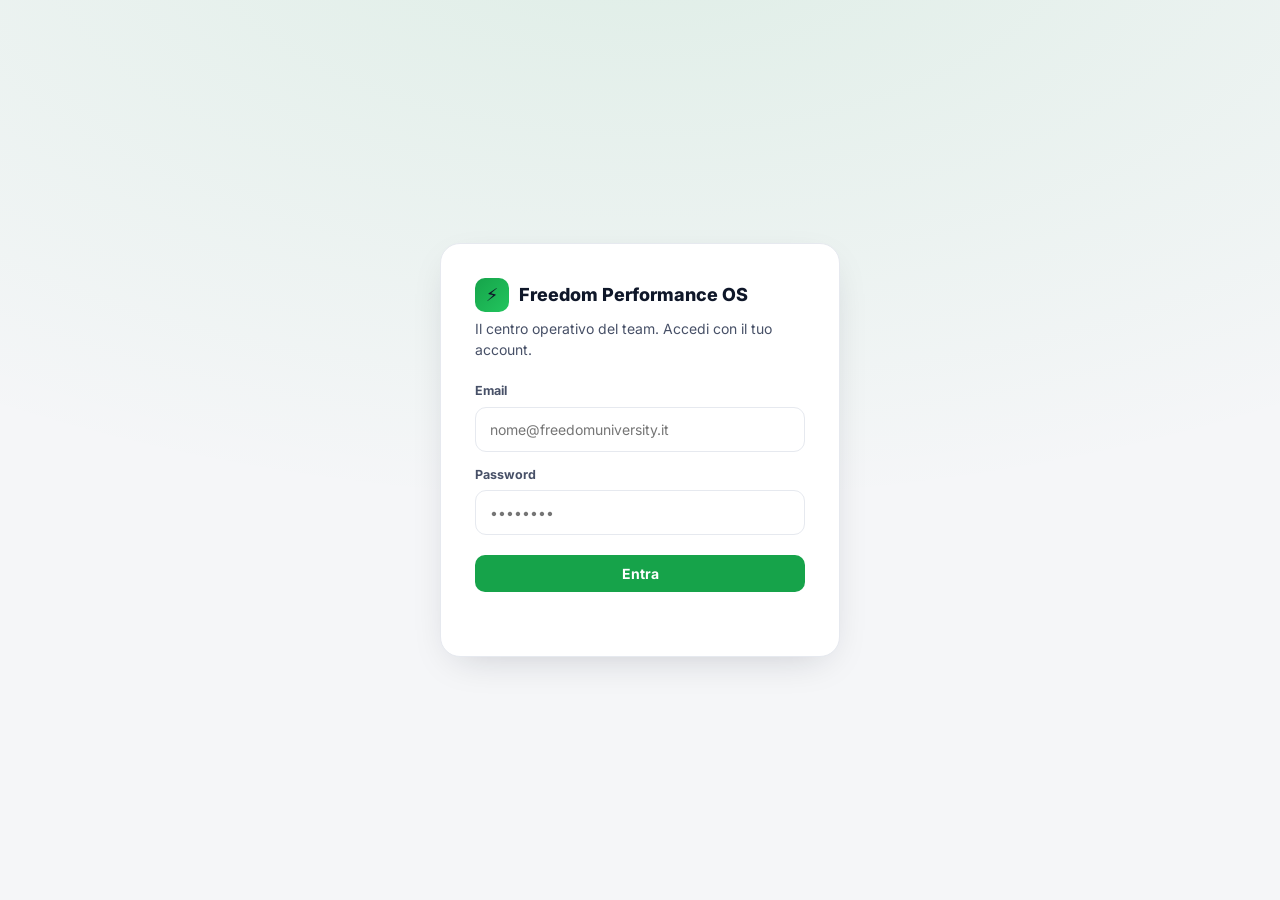
<file: os/index.html>
<!DOCTYPE html>
<html lang="it">
<head>
<meta charset="UTF-8">
<meta name="viewport" content="width=device-width, initial-scale=1.0, viewport-fit=cover">
<meta name="theme-color" content="#0f1729">
<title>Freedom Performance OS</title>
<meta name="description" content="Il centro operativo del team commerciale Freedom University. Tracker quotidiano, obiettivi e performance in tempo reale.">
<link rel="preconnect" href="https://fonts.googleapis.com">
<link rel="preconnect" href="https://fonts.gstatic.com" crossorigin>
<link href="https://fonts.googleapis.com/css2?family=Inter:wght@400;500;600;700;800&display=swap" rel="stylesheet">
<link rel="stylesheet" href="styles.css">
<link rel="manifest" href="manifest.webmanifest">
<link rel="icon" type="image/svg+xml" href="icon.svg">
<link rel="apple-touch-icon" href="icon.svg">
<meta name="apple-mobile-web-app-capable" content="yes">
<meta name="apple-mobile-web-app-status-bar-style" content="black-translucent">
<meta name="apple-mobile-web-app-title" content="Performance OS">
</head>
<body>
<div id="root"><div class="login-wrap"><div class="login"><div class="lg-brand"><span class="dot">⚡</span> Performance OS</div><p class="lg-sub">Carico…</p></div></div></div>
<script src="vendor/supabase.umd.js"></script>
<script type="module" src="app.js"></script>
<script>if('serviceWorker' in navigator){window.addEventListener('load',()=>navigator.serviceWorker.register('sw.js').catch(()=>{}));}</script>
</body>
</html>
</file>
<file: os/styles.css>
/* ===========================================================
   Freedom Performance OS — Design System v2
   Premium, compatto, leggibile. Colore = significato.
   =========================================================== */
:root{
  --bg:#f5f6f8; --surface:#ffffff; --surface-2:#f1f3f6;
  --ink:#0f1729; --ink-2:#475067; --ink-3:#8a93a6;
  --line:#e6e9ef; --line-2:#eef1f5;
  --brand:#16a34a; --brand-d:#15803d; --brand-soft:rgba(22,163,74,.10);
  --good:#16a34a; --good-soft:rgba(22,163,74,.12);
  --warn:#d97706; --warn-soft:rgba(217,119,6,.12);
  --bad:#dc2626;  --bad-soft:rgba(220,38,38,.10);
  --info:#2563eb; --info-soft:rgba(37,99,235,.10);
  --shadow:0 1px 2px rgba(16,23,41,.04),0 6px 18px -10px rgba(16,23,41,.10);
  --shadow-hover:0 2px 4px rgba(16,23,41,.05),0 14px 32px -14px rgba(16,23,41,.18);
  --shadow-lg:0 12px 40px -16px rgba(16,23,41,.22);
  --r:14px; --r-sm:10px; --r-lg:20px;
  --sidebar:236px;
}
*{box-sizing:border-box;margin:0;padding:0;min-width:0}
html,body{height:100%;overflow-x:hidden;max-width:100%}
body{font-family:'Inter',system-ui,-apple-system,sans-serif;background:var(--bg);color:var(--ink);
  font-size:14px;line-height:1.5;-webkit-font-smoothing:antialiased}
a{color:inherit;text-decoration:none}
button{font-family:inherit;cursor:pointer;border:none;background:none}
input,select{font-family:inherit;font-size:14px}
.mono{font-variant-numeric:tabular-nums;font-feature-settings:"tnum"}

/* ---------- layout shell ---------- */
.app{display:grid;grid-template-columns:var(--sidebar) 1fr;min-height:100vh}
.sidebar{background:#0f1729;color:#cdd5e4;display:flex;flex-direction:column;padding:20px 14px;position:sticky;top:0;height:100vh}
.sb-brand{display:flex;align-items:center;gap:10px;padding:6px 8px 20px;font-weight:800;font-size:15.5px;color:#fff;letter-spacing:-.01em}
.sb-brand .dot{width:28px;height:28px;border-radius:9px;background:linear-gradient(135deg,var(--brand),#22c55e);display:grid;place-items:center;font-size:15px}
.sb-nav{display:flex;flex-direction:column;gap:2px;flex:1}
.sb-link{display:flex;align-items:center;gap:11px;padding:9px 12px;border-radius:10px;color:#aeb7c9;font-weight:600;font-size:13.5px;transition:.15s}
.sb-link .i{font-size:16px;width:20px;text-align:center}
.sb-link:hover{background:rgba(255,255,255,.05);color:#fff}
.sb-link.on{background:rgba(34,197,94,.16);color:#fff}
.sb-foot{border-top:1px solid rgba(255,255,255,.08);padding-top:12px;margin-top:12px}
.sb-user{display:flex;align-items:center;gap:10px;padding:6px 8px}
.sb-user .av{width:32px;height:32px;border-radius:50%;background:linear-gradient(135deg,#334155,#475569);display:grid;place-items:center;font-weight:700;color:#fff;font-size:13px}
.sb-user .nm{font-size:13px;font-weight:700;color:#fff;line-height:1.2}
.sb-user .rl{font-size:11px;color:#8a93a6}
.sb-logout{margin-top:8px;width:100%;padding:8px;border-radius:9px;color:#8a93a6;font-size:12.5px;font-weight:600;text-align:left}
.sb-logout:hover{color:#fff;background:rgba(255,255,255,.05)}

.main{padding:26px 36px 64px;max-width:1560px;width:100%}
.page-head{display:flex;align-items:flex-end;justify-content:space-between;gap:16px;margin-bottom:20px;flex-wrap:wrap}
.page-head h1{font-size:25px;font-weight:800;letter-spacing:-.025em;color:#0b1220}
.page-head .sub{color:var(--ink-2);font-size:13.5px;margin-top:3px}
.card-h h3{color:var(--ink-2)}

/* ---------- cards ---------- */
.card{background:var(--surface);border:1px solid var(--line);border-radius:var(--r);box-shadow:var(--shadow);padding:18px}
.card-h{display:flex;align-items:center;justify-content:space-between;gap:10px;margin-bottom:13px}
.card-h h3{font-size:12px;font-weight:700;text-transform:uppercase;letter-spacing:.06em;color:var(--ink-3)}
.grid{display:grid;gap:14px}
.grid-3{grid-template-columns:repeat(3,1fr)}
.grid-4{grid-template-columns:repeat(4,1fr)}
.grid-2{grid-template-columns:repeat(2,1fr)}
.stack{display:flex;flex-direction:column;gap:14px}

/* ---------- KPI stat card ---------- */
.stat{background:var(--surface);border:1px solid var(--line);border-radius:var(--r);padding:16px 18px;box-shadow:var(--shadow);position:relative;overflow:hidden;transition:box-shadow .18s,transform .18s}
.stat:hover{box-shadow:var(--shadow-hover);transform:translateY(-1px)}
.stat .lbl{font-size:12px;font-weight:600;color:var(--ink-3);display:flex;align-items:center;gap:7px}
.stat .val{font-size:27px;font-weight:800;letter-spacing:-.02em;margin:7px 0 2px}
.stat .meta{font-size:12px;color:var(--ink-2);font-weight:600}
.stat .tag{position:absolute;top:14px;right:14px;font-size:10.5px;font-weight:800;padding:4px 9px;border-radius:99px}
.tag.good{background:var(--good-soft);color:var(--good)}
.tag.warn{background:var(--warn-soft);color:var(--warn)}
.tag.bad{background:var(--bad-soft);color:var(--bad)}
.tag.info{background:var(--info-soft);color:var(--info)}

/* progress */
.bar{height:7px;border-radius:99px;background:var(--surface-2);overflow:hidden;margin-top:11px}
.bar > span{display:block;height:100%;border-radius:99px;transition:width .6s cubic-bezier(.4,0,.2,1)}
.bar.good > span{background:var(--good)} .bar.warn > span{background:var(--warn)} .bar.bad > span{background:var(--bad)}

/* ---------- daily compile form ---------- */
.kpi-form{display:flex;flex-direction:column;gap:12px}
.field{display:flex;align-items:center;justify-content:space-between;gap:14px;padding:11px 0;border-bottom:1px solid var(--line-2)}
.field:last-child{border-bottom:none}
.field .f-lbl{font-weight:600;font-size:14px}
.field .f-lbl small{display:block;font-weight:500;color:var(--ink-3);font-size:11.5px}
.field .f-in{display:flex;align-items:center;gap:8px}
.field input{width:120px;text-align:right;padding:9px 12px;border:1px solid var(--line);border-radius:10px;background:var(--surface);font-weight:700;color:var(--ink)}
.field input:focus{outline:none;border-color:var(--brand);box-shadow:0 0 0 3px var(--brand-soft)}
.field .unit{font-size:12px;color:var(--ink-3);min-width:34px}

/* ---------- buttons ---------- */
.btn{display:inline-flex;align-items:center;justify-content:center;gap:8px;padding:10px 18px;border-radius:10px;font-weight:700;font-size:14px;transition:.15s}
.btn-primary{background:var(--brand);color:#fff} .btn-primary:hover{background:var(--brand-d)}
.btn-ghost{background:var(--surface-2);color:var(--ink)} .btn-ghost:hover{background:var(--line)}
.btn-block{width:100%}
.btn:disabled{opacity:.5;cursor:default}

/* ---------- table ---------- */
.tbl{width:100%;border-collapse:collapse;font-size:13.5px}
.tbl th{text-align:left;font-size:10.5px;text-transform:uppercase;letter-spacing:.05em;color:var(--ink-3);font-weight:700;padding:9px 12px;border-bottom:1px solid var(--line)}
.tbl td{padding:11px 12px;border-bottom:1px solid var(--line-2)}
.tbl tr:last-child td{border-bottom:none}
.tbl tbody tr{transition:background .12s}
.tbl tr:hover td{background:var(--surface-2)}
.pill{display:inline-flex;align-items:center;gap:5px;font-size:11.5px;font-weight:700;padding:4px 10px;border-radius:99px}
.pill.role{background:var(--surface-2);color:var(--ink-2)}
.dotk{width:8px;height:8px;border-radius:50%;display:inline-block}
.dotk.g{background:var(--good)} .dotk.w{background:var(--warn)} .dotk.b{background:var(--bad)} .dotk.x{background:var(--ink-3)}

/* ---------- reparto badge (colore = reparto) ---------- */
.dept{display:inline-flex;align-items:center;gap:5px;font-size:11.5px;font-weight:700;padding:4px 10px;border-radius:99px;border:1px solid transparent;white-space:nowrap}

/* ---------- banners / states ---------- */
.banner{padding:14px 16px;border-radius:var(--r);font-size:13.5px;font-weight:500;display:flex;gap:11px;align-items:flex-start}
.banner.info{background:var(--info-soft);color:#1e40af}
.banner.warn{background:var(--warn-soft);color:#92400e}
.banner.bad{background:var(--bad-soft);color:#991b1b}
.banner.good{background:var(--good-soft);color:var(--brand-d)}
.empty{padding:36px 20px;text-align:center;color:var(--ink-3)}
.muted{color:var(--ink-3)}
.spark{display:flex;align-items:flex-end;gap:3px;height:46px}
.spark > i{flex:1;background:var(--brand-soft);border-radius:3px 3px 0 0;min-height:3px}
.spark > i.on{background:var(--brand)}

/* ---------- alert list (raggruppati, scroll elegante) ---------- */
.alert-wrap{display:flex;flex-direction:column;gap:8px;max-height:340px;overflow-y:auto;padding-right:4px}
.alert-wrap::-webkit-scrollbar{width:7px}
.alert-wrap::-webkit-scrollbar-thumb{background:var(--line);border-radius:99px}
.alert-grp{font-size:11px;font-weight:800;text-transform:uppercase;letter-spacing:.05em;color:var(--ink-3);margin:4px 0 2px}
.alert-row{display:flex;gap:9px;align-items:flex-start;padding:7px 11px;border-radius:9px;font-size:13px;font-weight:500;line-height:1.4}
.alert-row.bad{background:var(--bad-soft);color:#991b1b}
.alert-row.warn{background:var(--warn-soft);color:#92400e}

/* ---------- segmented date control ---------- */
.seg{display:inline-flex;background:var(--surface-2);border-radius:11px;padding:3px;gap:2px;flex-wrap:wrap}
.seg button{font:inherit;font-size:12.5px;font-weight:700;padding:6px 12px;border-radius:8px;color:var(--ink-2);transition:.12s}
.seg button:hover{color:var(--ink)}
.seg button.on{background:var(--surface);color:var(--ink);box-shadow:var(--shadow)}
.datectl{display:flex;align-items:center;gap:10px;flex-wrap:wrap}
.datectl input[type=date]{padding:7px 9px;border:1px solid var(--line);border-radius:9px;background:var(--surface);font-size:13px}

/* ---------- login ---------- */
.login-wrap{min-height:100vh;display:grid;place-items:center;padding:20px;background:radial-gradient(1200px 600px at 50% -10%,rgba(22,163,74,.10),transparent),var(--bg)}
.login{background:var(--surface);border:1px solid var(--line);border-radius:var(--r-lg);box-shadow:var(--shadow-lg);padding:34px;width:100%;max-width:400px}
.login .lg-brand{display:flex;align-items:center;gap:10px;font-weight:800;font-size:18px;margin-bottom:6px}
.login .lg-brand .dot{width:34px;height:34px;border-radius:10px;background:linear-gradient(135deg,var(--brand),#22c55e);display:grid;place-items:center;font-size:18px}
.login p.lg-sub{color:var(--ink-2);font-size:14px;margin-bottom:22px}
.login label{font-size:12.5px;font-weight:700;color:var(--ink-2);display:block;margin:14px 0 6px}
.login input{width:100%;padding:13px 14px;border:1px solid var(--line);border-radius:11px;background:var(--surface)}
.login input:focus{outline:none;border-color:var(--brand);box-shadow:0 0 0 3px var(--brand-soft)}
.login .lg-msg{font-size:13px;margin-top:12px;min-height:18px}
.lg-msg.err{color:var(--bad)} .lg-msg.ok{color:var(--brand-d)}

/* ---------- topbar (mobile) ---------- */
.topbar{display:none}

/* ---------- responsive ---------- */
@media(max-width:1200px){ .grid-4{grid-template-columns:repeat(2,1fr)} }
@media(max-width:980px){
  .grid-3{grid-template-columns:1fr}
}
@media(max-width:760px){
  .app{grid-template-columns:1fr}
  .sidebar{position:fixed;left:-100%;z-index:50;width:248px;transition:left .25s;box-shadow:var(--shadow-lg)}
  .sidebar.open{left:0}
  .topbar{display:flex;align-items:center;justify-content:space-between;padding:13px 16px;background:var(--surface);border-bottom:1px solid var(--line);position:sticky;top:0;z-index:40}
  .topbar .tb-brand{display:flex;align-items:center;gap:9px;font-weight:800}
  .topbar .tb-brand .dot{width:28px;height:28px;border-radius:8px;background:linear-gradient(135deg,var(--brand),#22c55e);display:grid;place-items:center}
  .burger{font-size:22px;padding:4px 8px}
  .main{padding:16px 14px 60px}
  .grid-4,.grid-2{grid-template-columns:1fr}
  .page-head h1{font-size:21px}
  .stat .val{font-size:25px}
  .field{flex-wrap:wrap}
  .field .f-in{width:100%;justify-content:flex-end}
  .field input{width:100%;max-width:160px}
  .tbl{display:block;overflow-x:auto;white-space:nowrap}
  .scrim{display:none;position:fixed;inset:0;background:rgba(15,23,41,.4);z-index:45}
  .scrim.on{display:block}
}
@media(min-width:761px){.scrim{display:none}}

/* selettore periodo — Analisi (compat) */
.anchip{font:inherit;font-size:12.5px;font-weight:700;padding:7px 13px;border:1px solid var(--line);border-radius:99px;background:var(--surface);color:var(--ink-2);cursor:pointer;transition:all .15s}
.anchip:hover{border-color:var(--brand)}
.anchip.on{background:var(--brand);color:#fff;border-color:var(--brand)}
</file>
